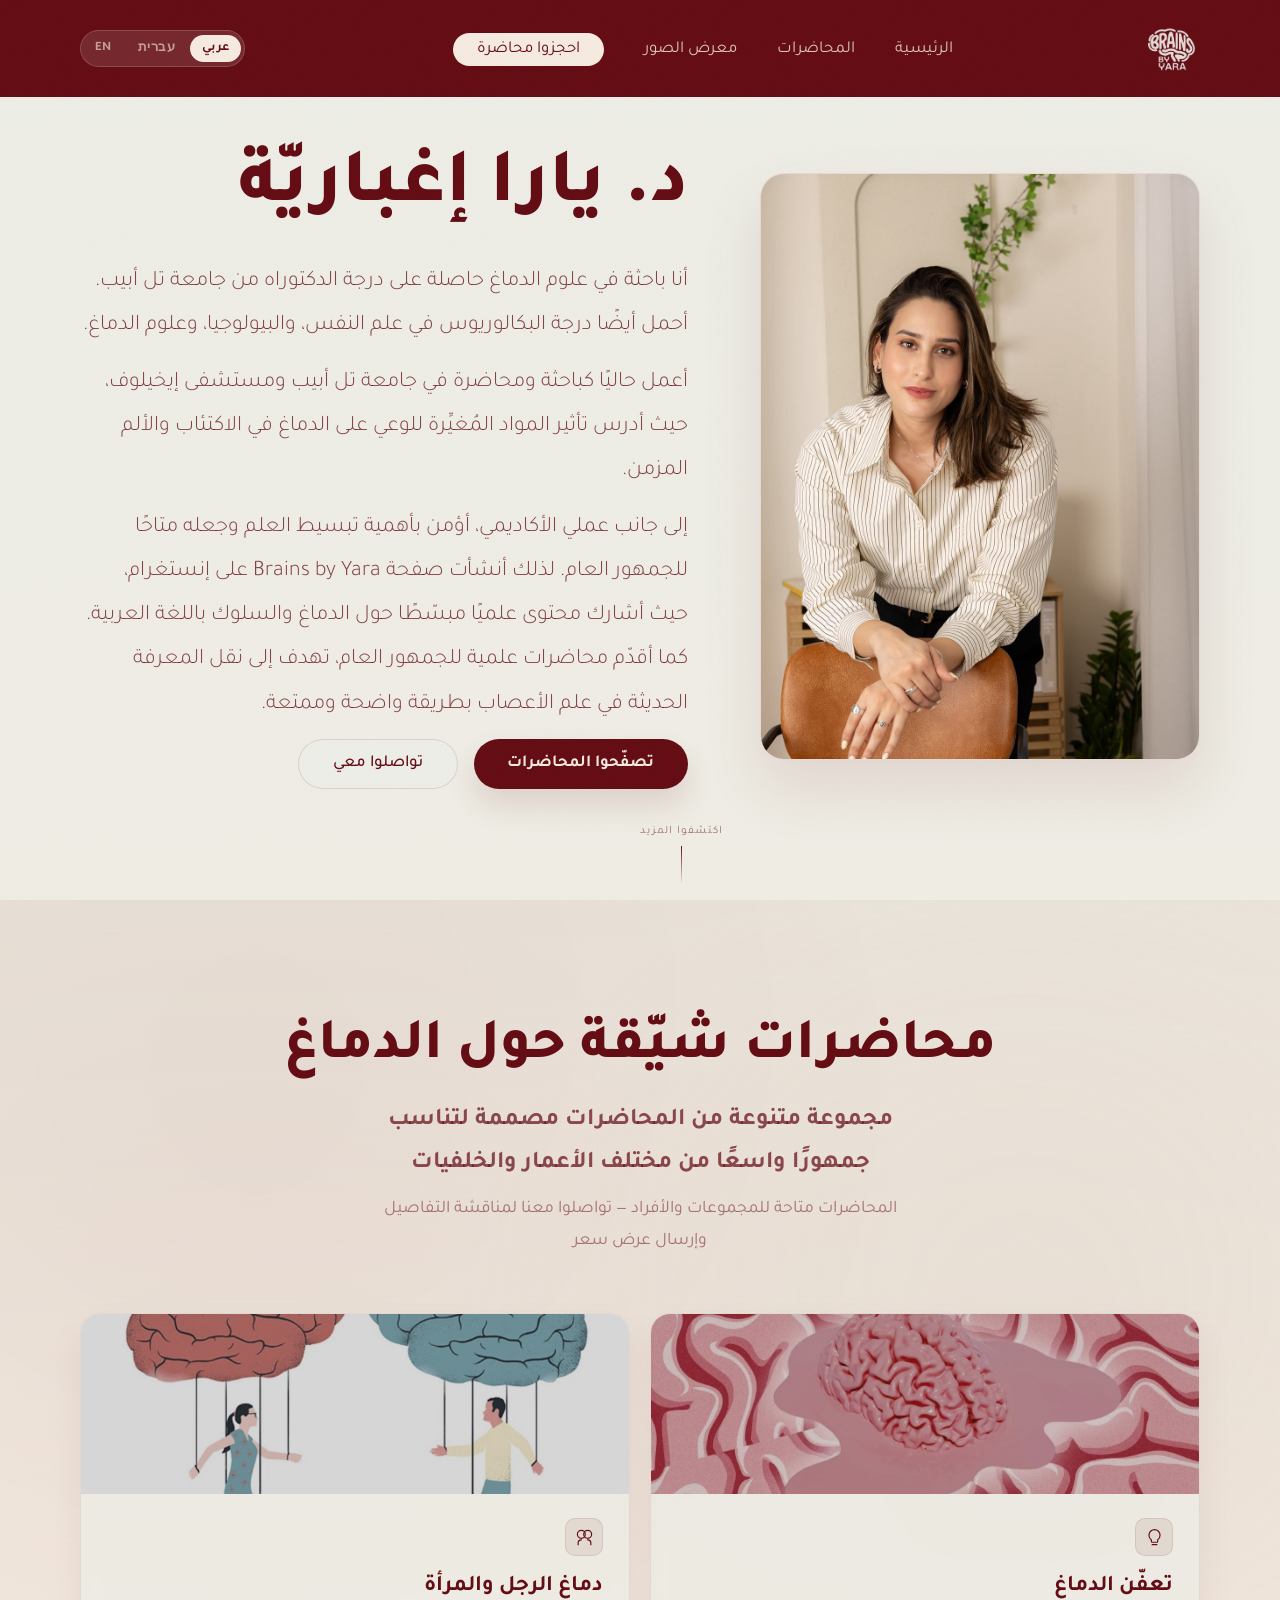
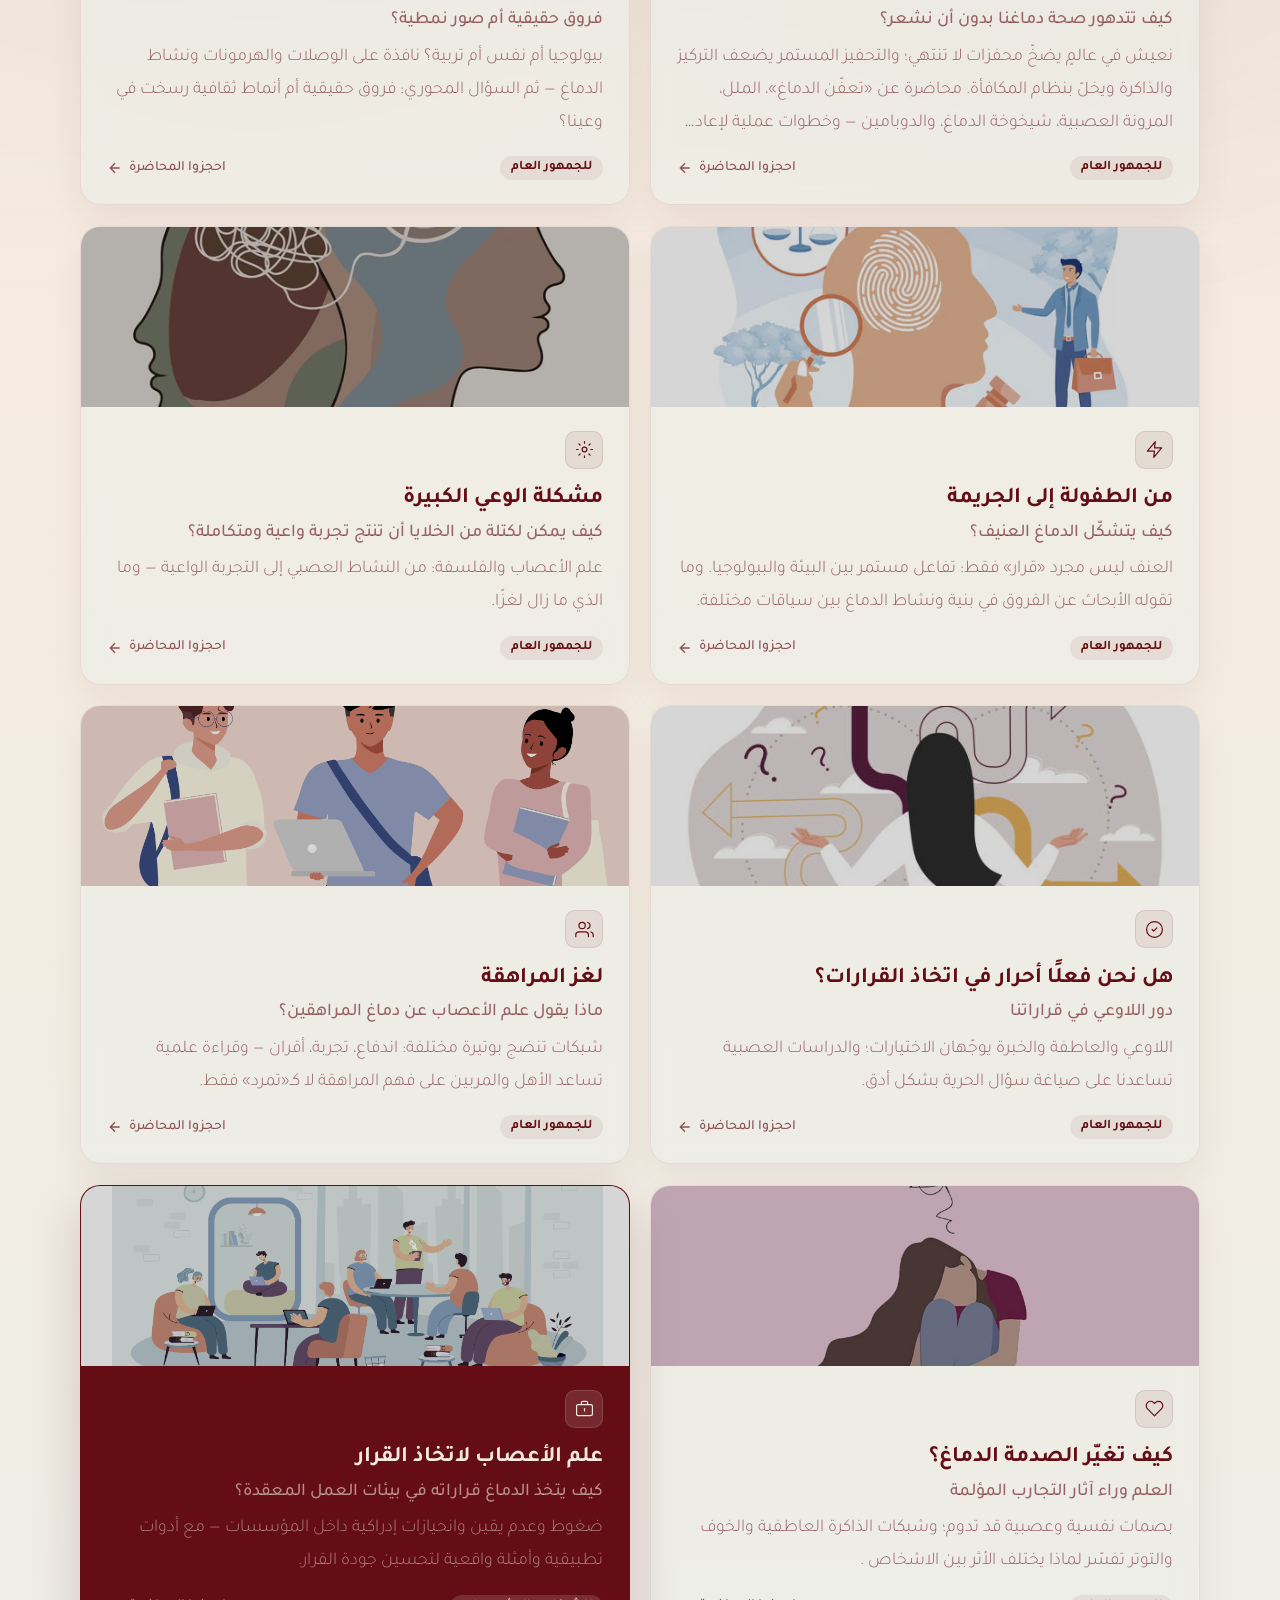
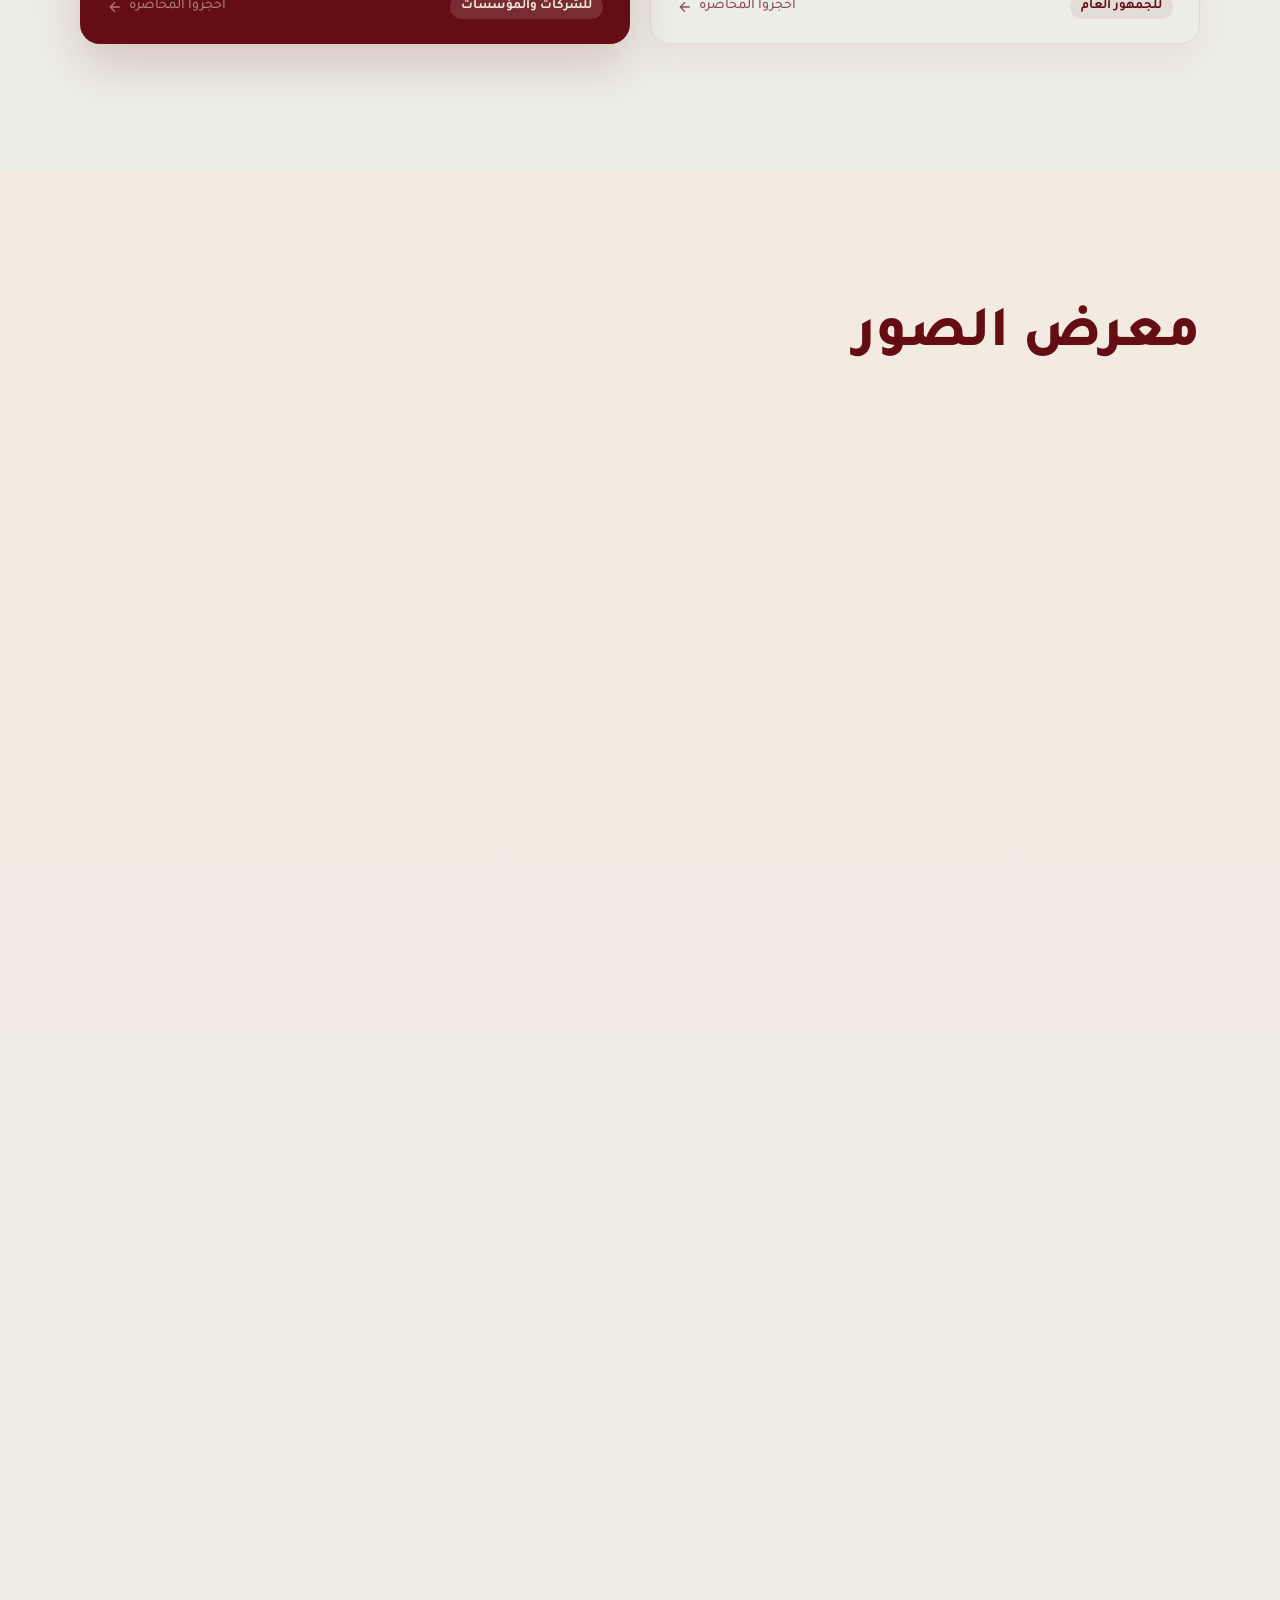
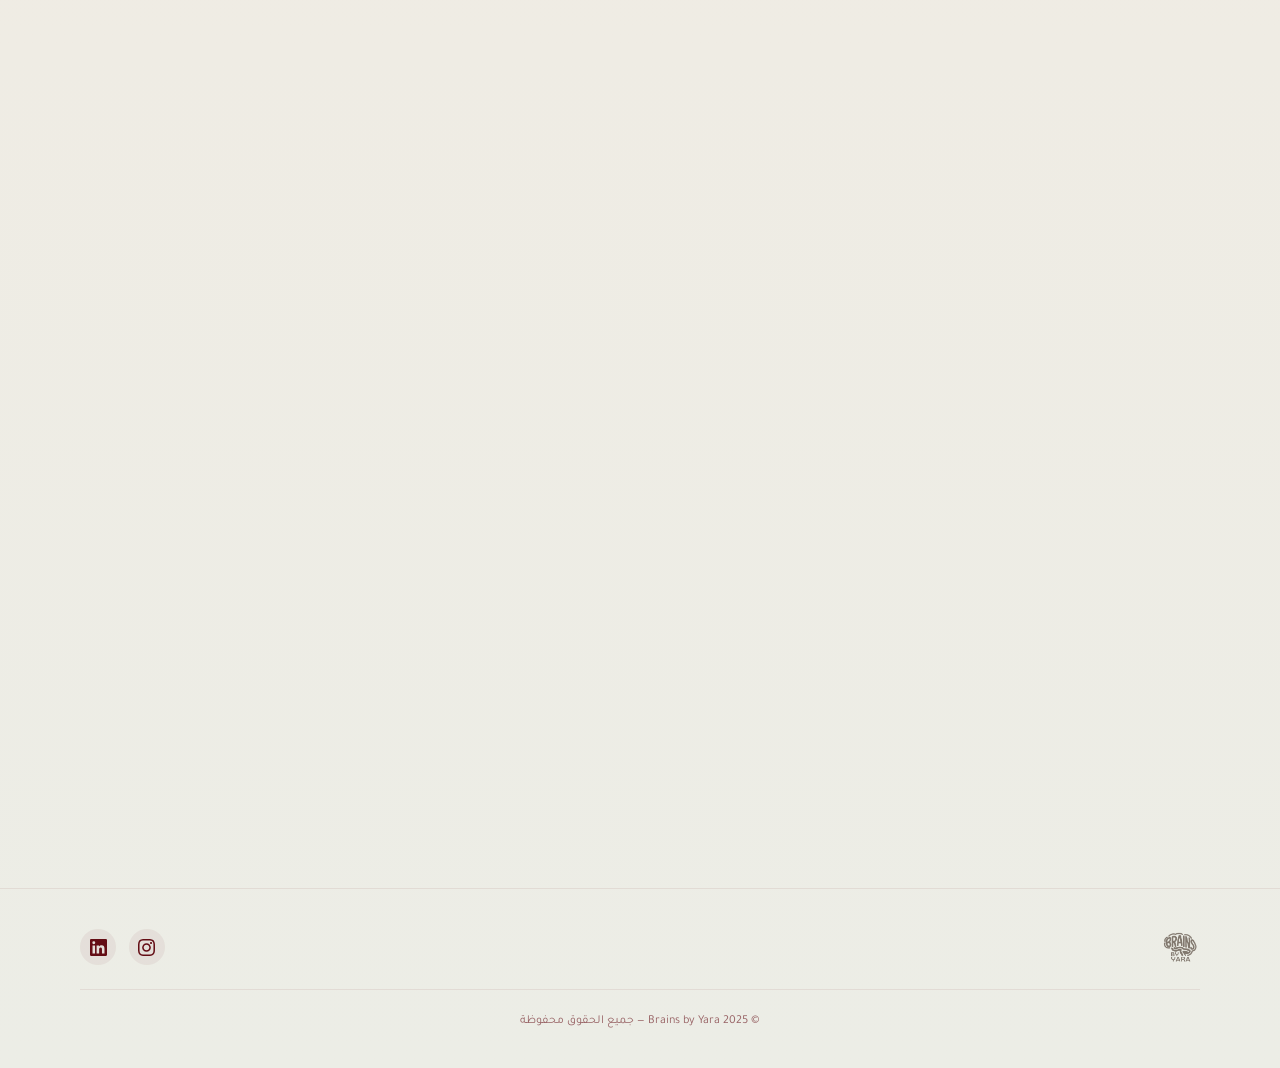
<file: index.html>
<!DOCTYPE html>
<html lang="ar" dir="rtl">
<head>
    <meta charset="UTF-8">
    <meta name="viewport" content="width=device-width, initial-scale=1.0">
    <title>Brains by Yara — محاضرات في علم الأعصاب</title>
    <meta name="description" content="محاضرات تفاعلية في علم الأعصاب مع يارا إغباريّة. اكتشفوا كيف يعمل الدماغ من خلال محاضرات مشوّقة حول الوعي، اتخاذ القرارات، المراهقة، الصدمات النفسية والمزيد.">
    <meta name="keywords" content="علم الأعصاب, محاضرات, يارا إغباريّة, الدماغ, Brains by Yara, neuroscience, lectures">
    <meta property="og:type" content="website">
    <meta property="og:title" content="Brains by Yara — محاضرات في علم الأعصاب">
    <meta property="og:description" content="محاضرات تفاعلية في علم الأعصاب مع يارا إغباريّة. اكتشفوا كيف يعمل الدماغ من خلال محاضرات مشوّقة.">
    <meta property="og:image" content="https://brainsbyara.com/og-image.png">
    <meta property="og:url" content="https://brainsbyara.com/">
    <meta property="og:locale" content="ar_AR">
    <meta name="twitter:card" content="summary_large_image">
    <meta name="twitter:title" content="Brains by Yara — محاضرات في علم الأعصاب">
    <meta name="twitter:description" content="محاضرات تفاعلية في علم الأعصاب مع يارا إغباريّة.">
    <meta name="twitter:image" content="https://brainsbyara.com/og-image.png">
    <link rel="canonical" href="https://brainsbyara.com/">
    <link rel="icon" type="image/png" href="Yara_logo_Sand.png">
    <link href="https://fonts.googleapis.com/css2?family=Tajawal:wght@200;300;400;500;700;800;900&family=Heebo:wght@300;400;500;700;800;900&family=Inter:wght@300;400;500;600;700;800;900&family=Playfair+Display:ital,wght@0,400;0,600;0,700;0,800;1,400;1,600&display=swap" rel="stylesheet">
    <link rel="stylesheet" href="i18n.css">
    <style>
        :root {
            --brown: #640D15;
            --khaki: #D6CBC1;
            --cream: #F5EAE0;
            --blush: #E1D5C9;
            --olive: #640D15;
            --dark-green: #640D15;
            --off-white: #ECEDE6;
            --near-black: #2f2326;
        }

        * { margin: 0; padding: 0; box-sizing: border-box; }
        html { scroll-behavior: smooth; }
        body {
            font-family: 'Tajawal', sans-serif;
            font-size: 1.35rem;
            background: linear-gradient(180deg, var(--off-white) 0%, var(--cream) 48%, var(--off-white) 100%);
            color: var(--near-black);
            overflow-x: hidden;
        }

        /* Grain */
        body::after {
            content: '';
            position: fixed; inset: 0; z-index: 9999;
            pointer-events: none; opacity: 0.012;
            background-image: url("data:image/svg+xml,%3Csvg viewBox='0 0 256 256' xmlns='http://www.w3.org/2000/svg'%3E%3Cfilter id='n'%3E%3CfeTurbulence type='fractalNoise' baseFrequency='0.9' numOctaves='4' stitchTiles='stitch'/%3E%3C/filter%3E%3Crect width='100%25' height='100%25' filter='url(%23n)'/%3E%3C/svg%3E");
            background-repeat: repeat; background-size: 180px;
        }

        .scroll-progress {
            position: fixed; top: 0; right: 0; height: 2px;
            background: linear-gradient(90deg, var(--cream), var(--khaki));
            z-index: 1000; width: 0%;
        }

        /* === NAV === */
        nav {
            position: fixed; top: 0; right: 0; left: 0; z-index: 100;
            padding: 1.6rem 5rem;
            display: flex; justify-content: space-between; align-items: center;
            background: var(--brown);
            transition: all 0.5s cubic-bezier(0.16, 1, 0.3, 1);
        }
        nav.scrolled {
            background: rgba(100,13,21,0.96);
            backdrop-filter: blur(24px); -webkit-backdrop-filter: blur(24px);
            padding: 1rem 5rem;
            box-shadow: 0 16px 36px rgba(100,13,21,0.18);
        }
        .nav-logo {
            display: flex; align-items: center;
        }
        .nav-logo img {
            height: 46px; width: auto;
            opacity: 0.92;
            transition: opacity 0.3s;
        }
        .nav-logo img:hover { opacity: 1; }
        nav.scrolled .nav-logo img { height: 38px; }
        .nav-links { display: flex; gap: 2.5rem; list-style: none; }
        .nav-links a {
            text-decoration: none; color: rgba(245,234,224,0.82); font-weight: 400;
            font-size: 1.05rem; position: relative; transition: color 0.3s;
        }
        .nav-links a:hover { color: var(--cream); }
        .nav-links a::after {
            content: ''; position: absolute; bottom: -4px; right: 0;
            width: 0; height: 1px; background: var(--cream);
            transition: width 0.4s cubic-bezier(0.16,1,0.3,1);
        }
        .nav-links a:hover::after { width: 100%; }
        .nav-cta {
            padding: 0.5rem 1.5rem; background: var(--cream);
            color: var(--brown) !important; border-radius: 100px;
            font-weight: 600; transition: all 0.3s;
        }
        .nav-cta::after { display: none !important; }
        .nav-cta:hover { background: var(--off-white); transform: scale(1.03); }
        .nav-toggle {
            display: none; background: none; border: none; cursor: pointer;
            width: 30px; height: 22px; position: relative; z-index: 101;
        }
        .nav-toggle span {
            display: block; width: 100%; height: 2px; background: var(--cream);
            position: absolute; right: 0; transition: all 0.3s;
        }
        .nav-toggle span:nth-child(1) { top: 0; }
        .nav-toggle span:nth-child(2) { top: 50%; transform: translateY(-50%); }
        .nav-toggle span:nth-child(3) { bottom: 0; }
        .nav-toggle.active span:nth-child(1) { top: 50%; transform: translateY(-50%) rotate(45deg); }
        .nav-toggle.active span:nth-child(2) { opacity: 0; }
        .nav-toggle.active span:nth-child(3) { bottom: 50%; transform: translateY(50%) rotate(-45deg); }
        .mobile-logo { display: none; }

        /* === COMBINED HERO + ABOUT === */
        .hero-about {
            min-height: 100vh; display: flex; align-items: center;
            padding: 8rem 5rem 6rem; position: relative;
        }
        .hero-about-inner {
            display: grid; grid-template-columns: 0.42fr 0.58fr;
            gap: 4.5rem; align-items: center;
            max-width: 1200px; margin: 0 auto; width: 100%;
        }

        /* Image side */
        .hero-image-col { position: relative; }
        .hero-image-main {
            width: 100%; aspect-ratio: 3/4; border-radius: 24px;
            overflow: hidden; position: relative;
            background: rgba(245,234,224,0.82);
            border: 1px solid rgba(100,13,21,0.08);
            box-shadow: 0 28px 60px rgba(100,13,21,0.10);
            opacity: 0; animation: heroReveal 1s cubic-bezier(0.16,1,0.3,1) 0.1s forwards;
        }
        .hero-image-main img { width: 100%; height: 100%; object-fit: cover; object-position: center top; transition: transform 0.6s ease; }
        .hero-image-main:hover img { transform: scale(1.03); }

        .hero-image-badge {
            position: absolute; bottom: -18px; left: -18px;
            background: rgba(236,237,230,0.96); color: var(--brown);
            padding: 1.1rem 1.5rem; border-radius: 16px; text-align: center;
            box-shadow: 0 18px 40px rgba(100,13,21,0.10);
            border: 1px solid rgba(100,13,21,0.08);
            opacity: 0; animation: heroReveal 0.8s cubic-bezier(0.16,1,0.3,1) 0.5s forwards;
        }
        .hero-image-badge .badge-num { font-family: 'Tajawal', sans-serif; font-size: 1.7rem; font-weight: 800; display: block; }
        .hero-image-badge .badge-text { font-size: 0.7rem; font-weight: 400; opacity: 0.7; }

        /* Decorative ring */
        .hero-image-ring {
            position: absolute; top: -20px; right: -20px;
            width: 110px; height: 110px; border-radius: 50%;
            border: 2px solid rgba(100,13,21,0.16);
            opacity: 0; animation: heroReveal 0.8s ease 0.7s forwards;
        }

        @keyframes heroReveal { from { opacity:0; transform:translateY(30px) scale(0.96); } to { opacity:1; transform:translateY(0) scale(1); } }

        /* Content side */
        .hero-content { position: relative; z-index: 2; }
        .hero-label {
            font-size: 0.76rem; font-weight: 600; color: var(--olive);
            text-transform: uppercase; letter-spacing: 3px; margin-bottom: 1.2rem;
            opacity: 0; animation: fadeUp 0.9s ease 0.15s forwards;
        }
        .hero-content h1 {
            font-family: 'Tajawal', sans-serif;
            font-size: clamp(3.4rem,6vw,5rem); font-weight: 800;
            line-height: 1.2; color: var(--dark-green); margin-bottom: 1.5rem;
            opacity: 0; animation: fadeUp 0.9s ease 0.3s forwards;
        }
        .hero-content .hero-bio {
            font-size: 1.38rem; line-height: 2; color: rgba(100,13,21,0.76); font-weight: 300;
            margin-bottom: 0.8rem;
            opacity: 0; animation: fadeUp 0.9s ease 0.45s forwards;
        }
        .hero-about-tags {
            display: flex; flex-wrap: wrap; gap: 0.5rem; margin: 1.8rem 0 2.2rem;
            opacity: 0; animation: fadeUp 0.9s ease 0.55s forwards;
        }
        .hero-about-tag {
            padding: 0.4rem 1rem; background: rgba(100,13,21,0.05);
            border: 1px solid rgba(100,13,21,0.08);
            border-radius: 100px; font-size: 0.76rem; color: var(--dark-green);
            font-weight: 500; transition: all 0.3s;
        }
        .hero-about-tag:hover { background: rgba(100,13,21,0.10); transform: translateY(-2px); }

        .hero-buttons {
            display: flex; gap: 1rem;
            opacity: 0; animation: fadeUp 0.9s ease 0.65s forwards;
        }
        .btn-primary {
            padding: 0.85rem 2.1rem; background: var(--dark-green); color: var(--cream);
            border: none; border-radius: 100px; font-family: 'Tajawal', sans-serif;
            font-size: 1.05rem; font-weight: 600; cursor: pointer;
            box-shadow: 0 16px 30px rgba(100,13,21,0.12);
            transition: all 0.4s cubic-bezier(0.16,1,0.3,1);
        }
        .btn-primary:hover { background: var(--olive); transform: translateY(-2px); box-shadow: 0 20px 36px rgba(100,13,21,0.18); }
        .btn-secondary {
            padding: 0.85rem 2.1rem; background: rgba(236,237,230,0.76); color: var(--dark-green);
            border: 1.5px solid rgba(100,13,21,0.12); border-radius: 100px;
            font-family: 'Tajawal', sans-serif; font-size: 1.05rem; font-weight: 500;
            cursor: pointer; transition: all 0.4s cubic-bezier(0.16,1,0.3,1);
        }
        .btn-secondary:hover { background: rgba(100,13,21,0.08); color: var(--dark-green); border-color: rgba(100,13,21,0.18); transform: translateY(-2px); }
        @keyframes fadeUp { from { opacity:0; transform:translateY(28px); } to { opacity:1; transform:translateY(0); } }

        .scroll-hint {
            position: absolute; bottom: 1rem; left: 50%; transform: translateX(-50%);
            display: flex; flex-direction: column; align-items: center; gap: 0.5rem;
            opacity: 0; animation: fadeUp 0.9s ease 1s forwards;
            z-index: 1;
        }
        .scroll-hint span { font-size: 0.7rem; color: var(--brown); opacity: 0.55; letter-spacing: 1px; }
        .scroll-hint-line { width: 1px; height: 38px; background: linear-gradient(to bottom, var(--olive), transparent); animation: scrollPulse 2s ease-in-out infinite; }
        @keyframes scrollPulse { 0%,100% { opacity:0.3; transform:scaleY(1); } 50% { opacity:1; transform:scaleY(1.3); } }

        /* === SHARED === */
        .section-label { font-size: 0.95rem; font-weight: 600; color: var(--olive); text-transform: uppercase; letter-spacing: 3px; margin-bottom: 1rem; }
        .section-title { font-family: 'Tajawal', sans-serif; font-size: clamp(2.8rem,4.5vw,3.8rem); font-weight: 800; color: var(--dark-green); line-height: 1.3; }

        /* === REVEAL SYSTEM === */
        .reveal { opacity: 0; transform: translateY(50px); transition: opacity 0.9s cubic-bezier(0.16,1,0.3,1), transform 0.9s cubic-bezier(0.16,1,0.3,1); }
        .reveal.active { opacity: 1; transform: translateY(0); }
        .reveal-scale { opacity: 0; transform: scale(0.92); transition: opacity 0.9s cubic-bezier(0.16,1,0.3,1), transform 0.9s cubic-bezier(0.16,1,0.3,1); }
        .reveal-scale.active { opacity: 1; transform: scale(1); }
        .reveal-blur { opacity: 0; filter: blur(8px); transform: translateY(30px); transition: opacity 1s cubic-bezier(0.16,1,0.3,1), filter 1s cubic-bezier(0.16,1,0.3,1), transform 1s cubic-bezier(0.16,1,0.3,1); }
        .reveal-blur.active { opacity: 1; filter: blur(0); transform: translateY(0); }
        .reveal-slide-r { opacity: 0; transform: translateX(60px); transition: opacity 0.9s cubic-bezier(0.16,1,0.3,1), transform 0.9s cubic-bezier(0.16,1,0.3,1); }
        .reveal-slide-r.active { opacity: 1; transform: translateX(0); }
        .reveal-slide-l { opacity: 0; transform: translateX(-60px); transition: opacity 0.9s cubic-bezier(0.16,1,0.3,1), transform 0.9s cubic-bezier(0.16,1,0.3,1); }
        .reveal-slide-l.active { opacity: 1; transform: translateX(0); }
        .stagger-1 { transition-delay: 0.05s; }
        .stagger-2 { transition-delay: 0.15s; }
        .stagger-3 { transition-delay: 0.25s; }
        .stagger-4 { transition-delay: 0.35s; }

        /* === LECTURES === */
        .lectures {
            padding: 7rem 5rem 8rem;
            background: linear-gradient(180deg, rgba(225,213,201,0.38) 0%, rgba(245,234,224,0.96) 42%, rgba(236,237,230,0.96) 100%);
            position: relative;
            overflow: hidden;
        }
        .lectures::before {
            content: ''; position: absolute; inset: 0;
            background:
                radial-gradient(circle at 20% 10%, rgba(100,13,21,0.05), transparent 28%),
                radial-gradient(circle at 80% 20%, rgba(214,203,193,0.30), transparent 26%);
        }
        .lectures::after {
            content: ''; position: absolute; top: -20%; right: -10%;
            width: 500px; height: 500px;
            background: radial-gradient(circle, rgba(100,13,21,0.08) 0%, transparent 70%);
            pointer-events: none;
        }
        .lectures-header { text-align: center; margin-bottom: 3.5rem; position: relative; z-index: 2; }
        .lectures-header .section-label { color: var(--brown); }
        .lectures-header .section-title { color: var(--dark-green); margin-bottom: 0.8rem; }
        .lectures-header p { font-size: 1.5rem; color: rgba(100,13,21,0.72); font-weight: 600; max-width: 560px; margin: 0 auto; line-height: 1.8; }

        /* Lecture cards — 2 per row grid */
        .lectures-grid {
            display: grid; grid-template-columns: 1fr 1fr;
            gap: 1.3rem; position: relative; z-index: 2;
        }

        .lecture-card {
            background: rgba(236,237,230,0.68);
            border: 1px solid rgba(100,13,21,0.08);
            border-radius: 20px; overflow: hidden; cursor: pointer;
            transition: all 0.5s cubic-bezier(0.16,1,0.3,1);
            position: relative; display: flex; flex-direction: column;
            box-shadow: 0 16px 36px rgba(100,13,21,0.06);
            backdrop-filter: blur(10px);
        }
        .lecture-card:hover {
            transform: translateY(-6px);
            border-color: rgba(100,13,21,0.16);
            background: rgba(245,234,224,0.9);
            box-shadow: 0 22px 52px rgba(100,13,21,0.10);
        }
        /* animated gradient border */
        .lecture-card::before {
            content: ''; position: absolute; inset: 0;
            border-radius: 20px; padding: 1.5px;
            background: linear-gradient(135deg, transparent, rgba(214,203,193,0.45), transparent, rgba(100,13,21,0.18));
            background-size: 300% 300%;
            -webkit-mask: linear-gradient(#fff 0 0) content-box, linear-gradient(#fff 0 0);
            -webkit-mask-composite: xor; mask-composite: exclude;
            animation: gradB 8s ease infinite;
            opacity: 0; transition: opacity 0.5s; z-index: 3;
        }
        .lecture-card:hover::before { opacity: 1; }
        @keyframes gradB { 0% { background-position:0% 50%; } 50% { background-position:100% 50%; } 100% { background-position:0% 50%; } }

        .lecture-card-image {
            position: relative; overflow: hidden; height: 180px;
        }
        .lecture-card-image img {
            width: 100%; height: 100%; object-fit: cover;
            filter: brightness(0.84) saturate(0.72) grayscale(8%);
            transition: all 0.7s cubic-bezier(0.16,1,0.3,1);
        }
        .lecture-card:hover .lecture-card-image img {
            filter: brightness(0.94) saturate(0.9) grayscale(0%);
            transform: scale(1.06);
        }
        .lecture-card-num {
            position: absolute; bottom: 0.6rem; right: 0.8rem;
            font-family: 'Tajawal', sans-serif;
            font-size: 3.2rem; font-weight: 800; line-height: 1;
            color: rgba(100,13,21,0.12);
            transition: color 0.4s;
        }
        .lecture-card:hover .lecture-card-num { color: rgba(100,13,21,0.18); }

        .lecture-card-content {
            padding: 1.5rem 1.6rem; display: flex; flex-direction: column; flex: 1;
        }
        .lecture-card-icon {
            width: 38px; height: 38px; border-radius: 10px;
            background: rgba(100,13,21,0.08);
            display: flex; align-items: center; justify-content: center;
            margin-bottom: 0.9rem;
            border: 1px solid rgba(100,13,21,0.10);
            transition: all 0.4s;
        }
        .lecture-card-icon svg { width: 19px; height: 19px; stroke: var(--brown); fill: none; stroke-width: 1.5; stroke-linecap: round; stroke-linejoin: round; transition: all 0.4s; }
        .lecture-card:hover .lecture-card-icon { background: var(--olive); border-color: var(--olive); transform: rotate(-5deg) scale(1.08); }
        .lecture-card:hover .lecture-card-icon svg { stroke: var(--cream); }

        .lecture-card h3 { font-size: 1.4rem; font-weight: 700; color: var(--brown); margin-bottom: 0.3rem; line-height: 1.5; }
        .lecture-card .lecture-subtitle { font-size: 1.12rem; color: rgba(100,13,21,0.72); font-weight: 500; margin-bottom: 0.6rem; opacity: 0.85; }
        .lecture-card .lecture-desc {
            font-size: 1.12rem; line-height: 1.85; color: rgba(100,13,21,0.62);
            font-weight: 300;
            display: -webkit-box; -webkit-line-clamp: 3; -webkit-box-orient: vertical; overflow: hidden;
        }
        .lecture-card-footer {
            display: flex; align-items: center; justify-content: space-between;
            margin-top: auto; padding-top: 1rem;
        }
        .lecture-card-tag {
            font-size: 0.82rem; font-weight: 600; color: var(--brown);
            background: rgba(100,13,21,0.07); padding: 0.25rem 0.7rem;
            border-radius: 100px;
        }
        .lecture-book-btn {
            display: flex; align-items: center; gap: 0.4rem;
            font-size: 0.88rem; color: var(--brown); font-weight: 500;
            background: none; border: none; cursor: pointer;
            font-family: 'Tajawal', sans-serif; opacity: 0.7; transition: all 0.3s;
        }
        .lecture-card:hover .lecture-book-btn { opacity: 1; color: var(--olive); }
        .lecture-book-btn svg { transition: transform 0.3s; }
        .lecture-card:hover .lecture-book-btn svg { transform: translateX(-4px); }
        .lecture-detail-link {
            display: inline-flex; align-items: center; gap: 0.35rem;
            font-size: 0.86rem; color: var(--brown); font-weight: 600;
            text-decoration: none; opacity: 0.65; transition: all 0.3s;
            padding: 0.2rem 0.6rem; border-radius: 8px;
        }
        .lecture-card:hover .lecture-detail-link { opacity: 1; background: rgba(100,13,21,0.06); }
        .lecture-detail-link svg { transition: transform 0.3s; }
        .lecture-card:hover .lecture-detail-link svg { transform: translateX(-3px); }

        .lecture-card.corporate::before {
            background: linear-gradient(135deg, transparent, rgba(245,234,224,0.3), transparent, rgba(245,234,224,0.15));
        }
        .lecture-card.corporate {
            background: var(--brown);
            border-color: transparent;
            box-shadow: 0 20px 50px rgba(100,13,21,0.18);
        }
        .lecture-card.corporate:hover {
            background: #7a1520;
            box-shadow: 0 28px 60px rgba(100,13,21,0.24);
        }
        .lecture-card.corporate .lecture-card-num { color: rgba(245,234,224,0.08); }
        .lecture-card.corporate:hover .lecture-card-num { color: rgba(245,234,224,0.14); }
        .lecture-card.corporate .lecture-card-icon { background: rgba(245,234,224,0.12); border-color: rgba(245,234,224,0.15); }
        .lecture-card.corporate .lecture-card-icon svg { stroke: var(--cream); }
        .lecture-card.corporate:hover .lecture-card-icon { background: var(--cream); border-color: var(--cream); }
        .lecture-card.corporate:hover .lecture-card-icon svg { stroke: var(--brown); }
        .lecture-card.corporate h3 { color: var(--cream); }
        .lecture-card.corporate .lecture-subtitle { color: rgba(245,234,224,0.68); }
        .lecture-card.corporate .lecture-desc { color: rgba(245,234,224,0.52); }
        .lecture-card.corporate .lecture-card-tag { background: rgba(245,234,224,0.14); color: var(--cream); }
        .lecture-card.corporate .lecture-book-btn { color: rgba(245,234,224,0.7); }
        .lecture-card.corporate:hover .lecture-book-btn { color: var(--cream); }

        /* === GALLERY === */
        .gallery-section { padding: 8rem 5rem; }
        .gallery-header { margin-bottom: 3rem; }
        .gallery-grid {
            display: grid;
            grid-template-columns: repeat(3, 1fr);
            grid-auto-rows: 320px;
            gap: 1rem;
        }
        .gallery-item {
            border-radius: 18px; overflow: hidden; position: relative; cursor: pointer;
            transition: transform 0.5s cubic-bezier(0.16,1,0.3,1);
            border: 1px solid rgba(100,13,21,0.08);
            box-shadow: 0 18px 40px rgba(100,13,21,0.08);
        }
        .gallery-item:nth-child(1) { grid-column: span 2; grid-row: span 1; }
        .gallery-item:nth-child(1) img { object-position: center 30%; }
        .gallery-item:hover { transform: scale(0.98); }
        .gallery-item img {
            width: 100%; height: 100%; object-fit: cover;
            filter: grayscale(12%) brightness(0.98);
            transition: all 0.7s cubic-bezier(0.16,1,0.3,1);
        }
        .gallery-item:hover img { filter: grayscale(0%) brightness(1); transform: scale(1.06); }
        .gallery-overlay {
            position: absolute; inset: 0;
            background: linear-gradient(to top, rgba(100,13,21,0.62) 0%, rgba(100,13,21,0.16) 42%, transparent 100%);
            display: flex; flex-direction: column; justify-content: flex-end;
            padding: 1.5rem; opacity: 0; transition: opacity 0.5s;
        }
        .gallery-item:hover .gallery-overlay { opacity: 1; }
        .gallery-overlay h4 { color: white; font-size: 0.92rem; font-weight: 600; }
        .gallery-overlay span { color: rgba(255,255,255,0.5); font-size: 0.76rem; margin-top: 0.2rem; }

        /* === CONTACT === */
        .contact { padding: 7rem 5rem; }
        .contact-inner {
            max-width: 760px; margin: 0 auto;
            background: linear-gradient(180deg, rgba(245,234,224,0.98) 0%, rgba(236,237,230,0.98) 100%);
            border-radius: 28px; padding: 3.5rem; position: relative; overflow: hidden;
            border: 1px solid rgba(100,13,21,0.08);
            box-shadow: 0 24px 60px rgba(100,13,21,0.08);
        }
        .contact-inner::before { content:''; position:absolute; top:-50%; left:-50%; width:200%; height:200%; background:radial-gradient(circle at 30% 30%, rgba(225,213,201,0.42), transparent 50%); }
        .contact-content { position: relative; z-index: 2; text-align: center; }
        .contact-content .section-label { color: var(--brown); }
        .contact-content h2 { font-family: 'Tajawal', sans-serif; font-size: clamp(2.8rem,4.5vw,3.8rem); font-weight: 800; color: var(--dark-green); margin-bottom: 0.7rem; }
        .contact-content > p { font-size: 1.45rem; color: rgba(100,13,21,0.72); font-weight: 600; margin-bottom: 2.2rem; max-width: 460px; margin-left:auto; margin-right:auto; line-height:1.8; }
        .contact-form { display:grid; grid-template-columns:1fr 1fr; gap:0.8rem; max-width:560px; margin:0 auto; }
        .contact-form .full-width { grid-column: span 2; }
        .form-group input, .form-group select, .form-group textarea {
            width:100%; padding:0.85rem 1.1rem;
            background:rgba(255,255,255,0.72); border:1px solid rgba(100,13,21,0.08);
            border-radius:11px; color:var(--near-black);
            font-family:'Tajawal',sans-serif; font-size:0.95rem;
            transition:all 0.3s; outline:none; direction:rtl;
        }
        .form-group input::placeholder, .form-group textarea::placeholder { color:rgba(100,13,21,0.34); }
        .form-group input:focus, .form-group select:focus, .form-group textarea:focus { border-color:var(--olive); background:white; box-shadow:0 0 0 4px rgba(100,13,21,0.06); }
        .form-group select { appearance:none; cursor:pointer; }
        .form-group select option { background:var(--off-white); color:var(--near-black); }
        .form-group textarea { resize:none; height:100px; }
        .form-submit { grid-column:span 2; margin-top:0.3rem; }
        .form-submit button {
            width:100%; padding:0.9rem;
            background:var(--dark-green); color:var(--cream);
            border:none; border-radius:11px; font-family:'Tajawal',sans-serif;
            font-size:1.05rem; font-weight:700; cursor:pointer;
            box-shadow: 0 16px 30px rgba(100,13,21,0.12);
            transition:all 0.4s cubic-bezier(0.16,1,0.3,1);
        }
        .form-submit button:hover { background:var(--olive); transform:translateY(-2px); box-shadow:0 20px 36px rgba(100,13,21,0.18); }

        /* === FOOTER === */
        footer {
            padding:2.5rem 5rem;
            background: transparent;
            color:rgba(100,13,21,0.62);
            border-top: 1px solid rgba(100,13,21,0.08);
        }
        .footer-inner { display:flex; justify-content:space-between; align-items:center; }
        .footer-logo { display:flex; align-items:center; }
        .footer-logo img { height:32px; width:auto; filter:brightness(0.35) saturate(1.2) sepia(0.6) hue-rotate(-15deg); opacity:0.8; transition:opacity 0.3s; }
        .footer-logo img:hover { opacity:0.85; }
        .footer-socials { display:flex; gap:0.8rem; }
        .footer-socials a { width:36px; height:36px; border-radius:50%; background:rgba(100,13,21,0.06); display:flex; align-items:center; justify-content:center; color:var(--brown); text-decoration:none; transition:all 0.3s; }
        .footer-socials a:hover { background:var(--olive); color:var(--cream); transform:translateY(-2px); }
        .footer-copy { text-align:center; padding-top:1.5rem; margin-top:1.5rem; border-top:1px solid rgba(100,13,21,0.08); font-size:0.76rem; }

        /* === MODAL === */
        .modal-overlay { position:fixed; inset:0; background:rgba(0,0,0,0.5); backdrop-filter:blur(10px); z-index:200; display:none; align-items:center; justify-content:center; opacity:0; transition:opacity 0.3s; }
        .modal-overlay.show { display:flex; opacity:1; }
        .modal { background:linear-gradient(180deg, rgba(245,234,224,0.98) 0%, rgba(236,237,230,0.98) 100%); border-radius:24px; padding:2.5rem; max-width:500px; width:92%; position:relative; transform:scale(0.9) translateY(20px); transition:all 0.4s cubic-bezier(0.16,1,0.3,1); max-height:90vh; overflow-y:auto; border:1px solid rgba(100,13,21,0.08); box-shadow:0 30px 70px rgba(100,13,21,0.16); }
        .modal-overlay.show .modal { transform:scale(1) translateY(0); }
        .modal-close { position:absolute; top:1.1rem; left:1.1rem; width:30px; height:30px; border-radius:50%; background:rgba(100,13,21,0.06); border:none; cursor:pointer; display:flex; align-items:center; justify-content:center; font-size:1rem; transition:background 0.3s; }
        .modal-close:hover { background:rgba(100,13,21,0.12); }
        .modal h3 { font-family:'Tajawal',sans-serif; font-size:1.4rem; font-weight:800; color:var(--dark-green); margin-bottom:0.3rem; line-height:1.5; }
        .modal .modal-subtitle { font-size:0.95rem; color:var(--olive); margin-bottom:1.2rem; font-weight:500; }
        .modal .modal-desc { font-size:0.98rem; line-height:1.95; color:rgba(100,13,21,0.76); font-weight:300; margin-bottom:1.3rem; padding-bottom:1.3rem; border-bottom:1px solid rgba(100,13,21,0.08); }
        .modal .form-group { margin-bottom:0.65rem; }
        .modal input, .modal textarea { width:100%; padding:0.78rem 1rem; background:white; border:1.5px solid rgba(100,13,21,0.08); border-radius:9px; font-family:'Tajawal',sans-serif; font-size:0.95rem; color:var(--near-black); outline:none; transition:border 0.3s, box-shadow 0.3s; }
        .modal input:focus, .modal textarea:focus { border-color:var(--olive); box-shadow:0 0 0 4px rgba(100,13,21,0.06); }
        .modal textarea { resize:none; height:80px; }
        .modal button.modal-submit { width:100%; padding:0.82rem; background:var(--dark-green); color:var(--cream); border:none; border-radius:9px; font-family:'Tajawal',sans-serif; font-size:1.05rem; font-weight:700; cursor:pointer; margin-top:0.3rem; transition:all 0.3s; box-shadow:0 14px 28px rgba(100,13,21,0.12); }
        .modal button.modal-submit:hover { background:var(--olive); box-shadow:0 18px 34px rgba(100,13,21,0.18); }

        /* === RESPONSIVE === */
        @media (max-width:1024px) {
            nav { padding:1.1rem 2rem; }
            nav.scrolled { padding:0.9rem 2rem; }
            .nav-links { display:none; }
            .nav-toggle { display:block; }
            .nav-links.mobile-open { display:flex; flex-direction:column; position:fixed; inset:0; background:var(--brown); z-index:100; justify-content:center; align-items:center; gap:2rem; padding:2rem; }
            .nav-links.mobile-open a { font-size:1.6rem; color:var(--cream); font-weight:500; }
            .nav-links.mobile-open .mobile-logo { display:block; margin-bottom:2rem; }
            .nav-links.mobile-open .mobile-logo img { height:80px; width:auto; opacity:0.9; }
            .hero-about { padding:7rem 2rem 4rem; }
            .hero-about-inner { grid-template-columns:1fr; gap:2.5rem; }
            .hero-image-col { max-width: 280px; margin: 0 auto; }
            .hero-content { text-align: center; }
            .hero-about-tags { justify-content: center; }
            .hero-buttons { justify-content: center; }
            .scroll-hint { display:none; }
            .lectures { padding:5rem 2rem; }
            .lectures-grid { grid-template-columns:1fr; }
            .gallery-section { padding:5rem 2rem; }
            .gallery-grid { grid-template-columns:1fr 1fr; grid-auto-rows:240px; }
            .gallery-item:nth-child(1) { grid-column:span 2; }
            .gallery-item:nth-child(n+2) { grid-column:span 1; }
            .contact { padding:5rem 2rem; }
            .contact-inner { padding:2.2rem 1.8rem; }
            .contact-form { grid-template-columns:1fr; }
            .contact-form .full-width, .form-submit { grid-column:span 1; }
            footer { padding:2rem 2rem; }
            .footer-inner { flex-direction:column; gap:1.2rem; }
        }
        @media (max-width:600px) {
            .gallery-grid { grid-template-columns:1fr; grid-auto-rows:260px; }
            .gallery-item:nth-child(1) { grid-column:span 1; }
        }
    </style>
</head>
<body>

<div class="scroll-progress" id="scrollProgress"></div>

<nav id="navbar">
    <a href="#home" class="nav-logo"><img src="Yara_logo_Sand.png" alt="Brains by Yara"></a>
    <ul class="nav-links" id="navLinks">
        <li class="mobile-logo"><img src="Yara_logo_Sand.png" alt="Brains by Yara"></li>
        <li><a href="#home" data-i18n="nav.home">الرئيسية</a></li>
        <li><a href="#lectures" data-i18n="nav.lectures">المحاضرات</a></li>
        <li><a href="#gallery" data-i18n="nav.gallery">معرض الصور</a></li>
        <li><a href="#contact" class="nav-cta" data-i18n="nav.book">احجزوا محاضرة</a></li>
        <li class="lang-switcher-mobile lang-switcher">
            <button data-lang-btn="ar">عربي</button>
            <button data-lang-btn="he">עברית</button>
            <button data-lang-btn="en">EN</button>
        </li>
    </ul>
    <div class="lang-switcher">
        <button data-lang-btn="ar">عربي</button>
        <button data-lang-btn="he">עברית</button>
        <button data-lang-btn="en">EN</button>
    </div>
    <button class="nav-toggle" id="navToggle" data-i18n-attr="aria-label:nav.menu" aria-label="القائمة"><span></span><span></span><span></span></button>
</nav>

<!-- HERO + ABOUT combined -->
<section class="hero-about" id="home">
    <div class="hero-about-inner">
        <div class="hero-image-col">
            <div class="hero-image-main"><img src="Yara_port_1.jpeg" alt="د. يارا إغباريّة"></div>
        </div>
        <div class="hero-content">
            <h1 data-i18n="hero.name">د. يارا إغباريّة</h1>
            <p class="hero-bio" data-i18n="hero.bio.1">أنا باحثة في علوم الدماغ حاصلة على درجة الدكتوراه من جامعة تل أبيب. أحمل أيضًا درجة البكالوريوس في علم النفس، والبيولوجيا، وعلوم الدماغ.</p>
            <p class="hero-bio" data-i18n="hero.bio.2">أعمل حاليًا كباحثة ومحاضرة في جامعة تل أبيب ومستشفى إيخيلوف، حيث أدرس تأثير المواد المُغيِّرة للوعي على الدماغ في الاكتئاب والألم المزمن.</p>
            <p class="hero-bio" data-i18n="hero.bio.3">إلى جانب عملي الأكاديمي، أؤمن بأهمية تبسيط العلم وجعله متاحًا للجمهور العام. لذلك أنشأت صفحة Brains by Yara على إنستغرام، حيث أشارك محتوى علميًا مبسّطًا حول الدماغ والسلوك باللغة العربية.  كما أقدّم محاضرات علمية للجمهور العام، تهدف إلى نقل المعرفة الحديثة في علم الأعصاب بطريقة واضحة وممتعة.</p>
            <div class="hero-buttons">
                <button class="btn-primary" onclick="document.getElementById('lectures').scrollIntoView({behavior:'smooth'})" data-i18n="hero.btn.lectures">تصفّحوا المحاضرات</button>
                <button class="btn-secondary" onclick="document.getElementById('contact').scrollIntoView({behavior:'smooth'})" data-i18n="hero.btn.contact">تواصلوا معي</button>
            </div>
        </div>
    </div>
    <div class="scroll-hint"><span data-i18n="hero.scroll">اكتشفوا المزيد</span><div class="scroll-hint-line"></div></div>
</section>

<!-- LECTURES -->
<section class="lectures" id="lectures">
    <div class="lectures-header reveal-blur">
        <h2 class="section-title" data-i18n="lectures.title">محاضرات شيّقة حول الدماغ</h2>
        <p data-i18n="lectures.subtitle">مجموعة متنوعة من المحاضرات مصممة لتناسب جمهورًا واسعًا من مختلف الأعمار والخلفيات</p>
        <p style="font-size:1.1rem; font-weight:400; opacity:0.7; margin-top:0.5rem;" data-i18n="lectures.note">المحاضرات متاحة للمجموعات والأفراد — تواصلوا معنا لمناقشة التفاصيل وإرسال عرض سعر</p>
    </div>

    <div class="lectures-grid">

        <!-- 1 Brain Rot -->
        <div class="lecture-card reveal stagger-1" data-page="lecture-1.html" data-title="تعفّن الدماغ: كيف تتدهور صحة دماغنا بدون أن نشعر؟" data-subtitle="Brain Rot" data-desc="نعيش في عالمٍ يضخّ محفزات لا تنتهي — إشعارات، صور، أخبار، وأصوات تختطف انتباهنا كل ثانية. لكن هذا التحفيز المستمر لا يمرّ دون ثمن: دوائر التركيز والذاكرة في الدماغ تضعف، ونظام المكافأة يختلّ، فنفقد قدرتنا على الصبر، وعلى الاستمتاع بالهدوء والتفكير العميق. في هذه المحاضرة سنتحدث عن «تعفّن الدماغ» كمفهوم عصبي معاصر — كيف يختنق دماغ الإنسان من فيضان المعلومات المحيطة بنا؟ هل الملل مُفيد للدماغ؟ ما هي المرونة العصبية وكيف يمكن تحفيزها؟ كيف يمكن تأخير شيخوخة الدماغ؟ وما هو الدوبامين، وكيف يرتبط بأبسط تفاصيل حياتنا دون أن نشعر؟ وأخيرًا، كيف يمكننا تنظيف دماغنا وإعادة توازنه بخطوات عملية وعلمية بسيطة.">
            <div class="lecture-card-image">
                <img src="drive-download-20260325T170126Z-1-001/تعفن الدماغ.webp" alt="تعفّن الدماغ">
            </div>
            <div class="lecture-card-content">
                <div class="lecture-card-icon"><svg viewBox="0 0 24 24"><path d="M12 2a7 7 0 0 0-7 7c0 2.38 1.19 4.47 3 5.74V17a1 1 0 0 0 1 1h6a1 1 0 0 0 1-1v-2.26c1.81-1.27 3-3.36 3-5.74a7 7 0 0 0-7-7z"/><path d="M9 21h6"/></svg></div>
                <h3 data-i18n="l1.title">تعفّن الدماغ</h3>
                <div class="lecture-subtitle" data-i18n="l1.subtitle">كيف تتدهور صحة دماغنا بدون أن نشعر؟</div>
                <p class="lecture-desc" data-i18n="l1.desc">نعيش في عالمٍ يضخّ محفزات لا تنتهي؛ والتحفيز المستمر يضعف التركيز والذاكرة ويخلّ بنظام المكافأة. محاضرة عن «تعفّن الدماغ»، الملل، المرونة العصبية، شيخوخة الدماغ، والدوبامين — وخطوات عملية لإعادة التوازن.</p>
                <div class="lecture-card-footer"><span class="lecture-card-tag" data-i18n="tag.public">للجمهور العام</span><button class="lecture-book-btn"><span data-i18n="btn.book">احجزوا المحاضرة</span> <svg width="16" height="16" viewBox="0 0 24 24" fill="none" stroke="currentColor" stroke-width="2"><path d="M19 12H5M12 19l-7-7 7-7"/></svg></button></div>
            </div>
        </div>

        <!-- 2 Male vs Female -->
        <div class="lecture-card reveal stagger-2" data-page="lecture-2.html" data-title="دماغ الرجل والمرأة: فروق حقيقية أم صور نمطية؟" data-subtitle="Male vs Female Brain" data-desc="منذ آلاف السنين، حاول الإنسان أن يفهم: لماذا يفكر الرجال والنساء أحيانًا بطرق مختلفة، ولماذا قد يتصرفون بشكل مختلف؟ هل يعود ذلك إلى عوامل بيولوجية؟ أم نفسية؟ أم أن للتربية والمجتمع الدور الأكبر في تشكيل هذه الفروق؟ في هذه المحاضرة سنفتح نافذة على الدماغ: على الوصلات العصبية، والهرمونات، وأنماط النشاط الدماغي التي قد تساعدنا على فهم لماذا تظهر هذه الاختلافات أحيانًا، ولماذا تختفي في أحيان أخرى. لكن السؤال الأهم الذي سنحاول الإجابة عنه هو: هل الفوارق بين دماغ الرجل والمرأة حقيقية بالفعل، أم أنها أنماط ثقافية ترسّخت في وعينا عبر الزمن؟">
            <div class="lecture-card-image">
                <img src="drive-download-20260325T170126Z-1-001/دماغ رجال ونساء.jpg" alt="دماغ الرجل والمرأة">
            </div>
            <div class="lecture-card-content">
                <div class="lecture-card-icon"><svg viewBox="0 0 24 24"><circle cx="8" cy="8" r="5"/><circle cx="16" cy="8" r="5"/><path d="M4 21v-2a4 4 0 0 1 4-4M20 21v-2a4 4 0 0 0-4-4"/></svg></div>
                <h3 data-i18n="l2.title">دماغ الرجل والمرأة</h3>
                <div class="lecture-subtitle" data-i18n="l2.subtitle">فروق حقيقية أم صور نمطية؟</div>
                <p class="lecture-desc" data-i18n="l2.desc">بيولوجيا أم نفس أم تربية؟ نافذة على الوصلات والهرمونات ونشاط الدماغ — ثم السؤال المحوري: فروق حقيقية أم أنماط ثقافية رسخت في وعينا؟</p>
                <div class="lecture-card-footer"><span class="lecture-card-tag" data-i18n="tag.public">للجمهور العام</span><button class="lecture-book-btn"><span data-i18n="btn.book">احجزوا المحاضرة</span> <svg width="16" height="16" viewBox="0 0 24 24" fill="none" stroke="currentColor" stroke-width="2"><path d="M19 12H5M12 19l-7-7 7-7"/></svg></button></div>
            </div>
        </div>

        <!-- 3 Violent Brain -->
        <div class="lecture-card reveal stagger-1" data-page="lecture-3.html" data-title="من الطفولة إلى الجريمة: كيف يتشكّل الدماغ العنيف؟" data-subtitle="The Violent Brain" data-desc="تشهد مجتمعاتنا ارتفاعًا مقلقًا في معدلات العنف والجريمة. غالبًا ما يُنظر إلى العنف على أنه مجرد قرار أخلاقي أو خيار فردي، لكن علم الأعصاب الحديث يشير إلى أن الصورة أكثر تعقيدًا. فالسلوك العنيف يتشكّل نتيجة تفاعل مستمر بين العوامل البيئية والاجتماعية وبين العوامل البيولوجية والعصبية التي تؤثر في تطور الدماغ ووظيفته. في هذه المحاضرة سنحاول فهم كيف يمكن لهذه العوامل أن تسهم في تشكيل السلوك العنيف، ولماذا قد يكون بعض الأفراد أكثر عرضة من غيرهم. كما سنتناول ما تقوله الأبحاث العصبية حول الفروق في بنية ونشاط الدماغ بين الأشخاص ذوي السلوك العنيف وغير العنيفين، خصوصًا في المناطق المرتبطة بتنظيم الانفعالات، ضبط الاندفاع، واتخاذ القرار.">
            <div class="lecture-card-image">
                <img src="drive-download-20260325T170126Z-1-001/العنف والجريمه.avif" alt="من الطفولة إلى الجريمة">
            </div>
            <div class="lecture-card-content">
                <div class="lecture-card-icon"><svg viewBox="0 0 24 24"><path d="M13 2L3 14h9l-1 8 10-12h-9l1-8z"/></svg></div>
                <h3 data-i18n="l3.title">من الطفولة إلى الجريمة</h3>
                <div class="lecture-subtitle" data-i18n="l3.subtitle">كيف يتشكّل الدماغ العنيف؟</div>
                <p class="lecture-desc" data-i18n="l3.desc">العنف ليس مجرد «قرار» فقط: تفاعل مستمر بين البيئة والبيولوجيا. وما تقوله الأبحاث عن الفروق في بنية ونشاط الدماغ بين سياقات مختلفة.</p>
                <div class="lecture-card-footer"><span class="lecture-card-tag" data-i18n="tag.public">للجمهور العام</span><button class="lecture-book-btn"><span data-i18n="btn.book">احجزوا المحاضرة</span> <svg width="16" height="16" viewBox="0 0 24 24" fill="none" stroke="currentColor" stroke-width="2"><path d="M19 12H5M12 19l-7-7 7-7"/></svg></button></div>
            </div>
        </div>

        <!-- 4 Consciousness -->
        <div class="lecture-card reveal stagger-1" data-page="lecture-4.html" data-title="مشكلة الوعي الكبيرة: كيف يمكن لكتلة من الخلايا أن تنتج تجربة واعية ومتكاملة؟" data-subtitle="The Hard Problem of Consciousness" data-desc="يعد الوعي أحد أعقد الأسئلة التي واجهها العلم والفلسفة عبر التاريخ. فكيف يمكن لكتلة من الخلايا العصبية داخل الدماغ أن تنتج تجربة واعية متكاملة — الإحساس بالذات، والأفكار، والمشاعر، والإدراك للعالم من حولنا؟ في هذه المحاضرة سنستكشف ما يقوله علم الأعصاب الحديث حول أصل الوعي في الدماغ، وكيف تحاول النظريات العلمية تفسير العلاقة بين النشاط العصبي والتجربة الواعية. سنتعرّف أيضًا على بعض التجارب العلمية التي حاولت الاقتراب من هذا اللغز، وما الذي ما زال العلم عاجزًا عن تفسيره حتى اليوم. الهدف من هذه المحاضرة هو فتح نافذة على أحد أكبر الأسئلة العلمية والفلسفية: كيف يمكن للنشاط الكهربائي في الدماغ أن يتحول إلى تجربة إنسانية واعية؟">
            <div class="lecture-card-image">
                <img src="drive-download-20260325T170126Z-1-001/مشكلة الوعي الكبيره.webp" alt="مشكلة الوعي الكبيرة">
            </div>
            <div class="lecture-card-content">
                <div class="lecture-card-icon"><svg viewBox="0 0 24 24"><circle cx="12" cy="12" r="3"/><path d="M12 2v2M12 20v2M4.93 4.93l1.41 1.41M17.66 17.66l1.41 1.41M2 12h2M20 12h2M4.93 19.07l1.41-1.41M17.66 6.34l1.41-1.41"/></svg></div>
                <h3 data-i18n="l4.title">مشكلة الوعي الكبيرة</h3>
                <div class="lecture-subtitle" data-i18n="l4.subtitle">كيف يمكن لكتلة من الخلايا أن تنتج تجربة واعية ومتكاملة؟</div>
                <p class="lecture-desc" data-i18n="l4.desc">علم الأعصاب والفلسفة: من النشاط العصبي إلى التجربة الواعية — وما الذي ما زال لغزًا.</p>
                <div class="lecture-card-footer"><span class="lecture-card-tag" data-i18n="tag.public">للجمهور العام</span><button class="lecture-book-btn"><span data-i18n="btn.book">احجزوا المحاضرة</span> <svg width="16" height="16" viewBox="0 0 24 24" fill="none" stroke="currentColor" stroke-width="2"><path d="M19 12H5M12 19l-7-7 7-7"/></svg></button></div>
            </div>
        </div>

        <!-- 5 Free Will -->
        <div class="lecture-card reveal stagger-2" data-page="lecture-5.html" data-title="هل نحن فعلًا أحرار في اتخاذ قراراتنا؟ دور اللاوعي في قراراتنا" data-subtitle="Free Will &amp; The Unconscious" data-desc="عادةً ما نعتقد أننا نتخذ قراراتنا بشكل واعٍ ومنطقي، وأننا نتحكم بالكامل في اختياراتنا اليومية. لكن الأبحاث في علم الأعصاب وعلم النفس تشير إلى أن جزءًا كبيرًا من قراراتنا يتشكّل في الدماغ قبل أن نعيه بوقت قصير. في هذه المحاضرة سنستكشف كيف يعمل الدماغ عند اتخاذ القرار، وما الدور الذي يلعبه اللاوعي، العواطف، والتجارب السابقة في توجيه اختياراتنا. كما سنتعرّف على ما كشفته الدراسات العصبية حول العلاقة بين النشاط الدماغي والشعور بالاختيار الحر. سنحاول في النهاية الإجابة عن سؤال قديم ومتجدد: هل نملك حرية حقيقية في قراراتنا، أم أن دماغنا يتخذ القرار أولًا ثم يقنعنا بأننا اخترناه؟">
            <div class="lecture-card-image">
                <img src="drive-download-20260325T170126Z-1-001/هل نحن احرار بقراراتنا.jpg" alt="هل نحن فعلًا أحرار في قراراتنا">
            </div>
            <div class="lecture-card-content">
                <div class="lecture-card-icon"><svg viewBox="0 0 24 24"><path d="M12 22c5.523 0 10-4.477 10-10S17.523 2 12 2 2 6.477 2 12s4.477 10 10 10z"/><path d="M9 12l2 2 4-4"/></svg></div>
                <h3 data-i18n="l5.title">هل نحن فعلًا أحرار في قراراتنا؟</h3>
                <div class="lecture-subtitle" data-i18n="l5.subtitle">دور اللاوعي في قراراتنا</div>
                <p class="lecture-desc" data-i18n="l5.desc">اللاوعي والعاطفة والخبرة يوجّهان الاختيارات؛ والدراسات العصبية تساعدنا على صياغة سؤال الحرية بشكل أدق.</p>
                <div class="lecture-card-footer"><span class="lecture-card-tag" data-i18n="tag.public">للجمهور العام</span><button class="lecture-book-btn"><span data-i18n="btn.book">احجزوا المحاضرة</span> <svg width="16" height="16" viewBox="0 0 24 24" fill="none" stroke="currentColor" stroke-width="2"><path d="M19 12H5M12 19l-7-7 7-7"/></svg></button></div>
            </div>
        </div>

        <!-- 6 Adolescent -->
        <div class="lecture-card reveal stagger-1" data-page="lecture-6.html" data-title="لغز المراهقة: ماذا يقول علم الأعصاب عن دماغ المراهقين؟" data-subtitle="The Adolescent Brain" data-desc="مرحلة المراهقة ليست مجرد فترة انتقالية بين الطفولة والبلوغ، بل هي مرحلة يشهد فيها الدماغ تغيّرات عميقة وسريعة. فخلال هذه السنوات تتطور شبكات عصبية مسؤولة عن التحكم في الانفعالات، واتخاذ القرار، وتقييم المخاطر، لكنها لا تنضج كلها في الوقت نفسه. في هذه المحاضرة سنحاول فهم كيف يعمل دماغ المراهق، ولماذا يميل أحيانًا إلى الاندفاع، وحب التجربة، والتأثر بالأصدقاء أكثر من البالغين. كما سنتعرّف على ما تقوله أبحاث علم الأعصاب حول تطور الدماغ في هذه المرحلة، وكيف يمكن لهذا الفهم أن يساعد الأهل والمربين على التعامل مع المراهقين بشكل أفضل. سنكتشف أن كثيرًا من سلوكيات المراهقة ليست مجرد «تمرد»، بل هي جزء طبيعي من مرحلة نمو دماغية فريدة ومهمة.">
            <div class="lecture-card-image">
                <img src="drive-download-20260325T170126Z-1-001/دماغ المراهق.jpg" alt="لغز المراهقة">
            </div>
            <div class="lecture-card-content">
                <div class="lecture-card-icon"><svg viewBox="0 0 24 24"><path d="M17 21v-2a4 4 0 0 0-4-4H5a4 4 0 0 0-4 4v2"/><circle cx="9" cy="7" r="4"/><path d="M23 21v-2a4 4 0 0 0-3-3.87M16 3.13a4 4 0 0 1 0 7.75"/></svg></div>
                <h3 data-i18n="l6.title">لغز المراهقة</h3>
                <div class="lecture-subtitle" data-i18n="l6.subtitle">ماذا يقول علم الأعصاب عن دماغ المراهقين؟</div>
                <p class="lecture-desc" data-i18n="l6.desc">شبكات تنضج بوتيرة مختلفة: اندفاع، تجربة، أقران — وقراءة علمية تساعد الأهل والمربين على فهم المراهقة لا كـ«تمرد» فقط.</p>
                <div class="lecture-card-footer"><span class="lecture-card-tag" data-i18n="tag.public">للجمهور العام</span><button class="lecture-book-btn"><span data-i18n="btn.book">احجزوا المحاضرة</span> <svg width="16" height="16" viewBox="0 0 24 24" fill="none" stroke="currentColor" stroke-width="2"><path d="M19 12H5M12 19l-7-7 7-7"/></svg></button></div>
            </div>
        </div>

        <!-- 7 Trauma -->
        <div class="lecture-card reveal stagger-2" data-page="lecture-7.html" data-title="كيف تغيّر الصدمة الدماغ؟ العلم وراء آثار التجارب المؤلمة" data-subtitle="Trauma &amp; The Brain" data-desc="تعيش مجتمعاتنا في المنطقة في ظل أحداث وتجارب قاسية قد تترك آثارًا عميقة على الأفراد والأجيال، إذ يمكن للتجارب الصادمة أن تخلّف بصمات نفسية وعصبية تستمر لفترات طويلة. أظهرت أبحاث علم الأعصاب أن الصدمة لا تؤثر فقط في الحالة النفسية، بل يمكن أن تؤثر أيضًا في بنية الدماغ ووظيفته، خاصة في المناطق المرتبطة بالذاكرة، وتنظيم العواطف، والاستجابة للخطر. في هذه المحاضرة سنستكشف كيف يستجيب الدماغ للتجارب الصادمة، ولماذا قد تستمر آثارها لدى بعض الأشخاص أكثر من غيرهم. كما سنتعرّف على الدور الذي تلعبه شبكات الدماغ في الذاكرة العاطفية، والخوف، وتنظيم التوتر. الهدف من هذا الطرح هو فهم كيف تؤثر الصدمة في الدماغ، وكيف يمكن لهذا الفهم العلمي أن يساعد في تطوير طرق أفضل للدعم والتعافي.">
            <div class="lecture-card-image">
                <img src="drive-download-20260325T170126Z-1-001/الصدمه.jpg" alt="كيف تغيّر الصدمة الدماغ">
            </div>
            <div class="lecture-card-content">
                <div class="lecture-card-icon"><svg viewBox="0 0 24 24"><path d="M20.84 4.61a5.5 5.5 0 0 0-7.78 0L12 5.67l-1.06-1.06a5.5 5.5 0 0 0-7.78 7.78l1.06 1.06L12 21.23l7.78-7.78 1.06-1.06a5.5 5.5 0 0 0 0-7.78z"/></svg></div>
                <h3 data-i18n="l7.title">كيف تغيّر الصدمة الدماغ؟</h3>
                <div class="lecture-subtitle" data-i18n="l7.subtitle">العلم وراء آثار التجارب المؤلمة</div>
                <p class="lecture-desc" data-i18n="l7.desc">بصمات نفسية وعصبية قد تدوم؛ وشبكات الذاكرة العاطفية والخوف والتوتر تفسّر لماذا يختلف الأثر بين الناس.</p>
                <div class="lecture-card-footer"><span class="lecture-card-tag" data-i18n="tag.public">للجمهور العام</span><button class="lecture-book-btn"><span data-i18n="btn.book">احجزوا المحاضرة</span> <svg width="16" height="16" viewBox="0 0 24 24" fill="none" stroke="currentColor" stroke-width="2"><path d="M19 12H5M12 19l-7-7 7-7"/></svg></button></div>
            </div>
        </div>

        <!-- Corporate — للشركات والمؤسسات (آخر محاضرة في القائمة) -->
        <div class="lecture-card corporate reveal stagger-2" data-page="lecture-8.html" data-title="علم الأعصاب لاتخاذ القرار: كيف يتخذ الدماغ قراراته في بيئات العمل المعقدة؟" data-subtitle="محاضرة موجّهة للشركات والمؤسسات وبيئات الأعمال" data-desc="في عالم الأعمال، تُتخذ القرارات يوميًا في ظل ضغوط، ومعلومات غير مكتملة، ومستويات مختلفة من عدم اليقين. لكن الأبحاث في علم الأعصاب وعلم النفس المعرفي تظهر أن قراراتنا ليست دائمًا عقلانية وواعية كما نعتقد، بل تتأثر بآليات دماغية تشمل العاطفة، الحدس، والانحيازات المعرفية. في هذه المحاضرة نستكشف كيف يعمل الدماغ أثناء اتخاذ القرار، ودور المناطق الدماغية والأنظمة العاطفية في تقييم المخاطر والاختيارات. كما سنتناول كيف يمكن للانحيازات الإدراكية أن تؤثر على القرارات المهنية والمالية داخل المؤسسات. تتضمن المحاضرة استراتيجيات وأدوات تطبيقية مستندة إلى الأدلة، مع أمثلة واقعية من بيئات العمل لتحسين جودة القرارات، والتعامل بشكل أفضل مع عدم اليقين والضغوطات في بيئة العمل.">
            <div class="lecture-card-image">
                <img src="drive-download-20260325T170126Z-1-001/اتخاذ قرارات corporates.jpg" alt="علم الأعصاب لاتخاذ القرار">
            </div>
            <div class="lecture-card-content">
                <div class="lecture-card-icon"><svg viewBox="0 0 24 24"><rect x="2" y="7" width="20" height="14" rx="2" ry="2"/><path d="M16 7V5a2 2 0 0 0-2-2h-4a2 2 0 0 0-2 2v2"/><path d="M12 12v3"/></svg></div>
                <h3 data-i18n="l8.title">علم الأعصاب لاتخاذ القرار</h3>
                <div class="lecture-subtitle" data-i18n="l8.subtitle">كيف يتخذ الدماغ قراراته في بيئات العمل المعقدة؟</div>
                <p class="lecture-desc" data-i18n="l8.desc">ضغوط وعدم يقين وانحيازات إدراكية داخل المؤسسات — مع أدوات تطبيقية وأمثلة واقعية لتحسين جودة القرار.</p>
                <div class="lecture-card-footer"><span class="lecture-card-tag" data-i18n="tag.corporate">للشركات والمؤسسات</span><button class="lecture-book-btn"><span data-i18n="btn.book">احجزوا المحاضرة</span> <svg width="16" height="16" viewBox="0 0 24 24" fill="none" stroke="currentColor" stroke-width="2"><path d="M19 12H5M12 19l-7-7 7-7"/></svg></button></div>
            </div>
        </div>

    </div>
</section>

<!-- GALLERY -->
<section class="gallery-section" id="gallery">
    <div class="gallery-header reveal-blur">
        <h2 class="section-title" data-i18n="gallery.title">معرض الصور</h2>
    </div>
    <div class="gallery-grid reveal-scale">
        <div class="gallery-item"><img src="1.jpeg" alt="د. يارا إغباريّة"><div class="gallery-overlay"><h4 data-i18n="gallery.yara">د. يارا إغباريّة</h4></div></div>
        <div class="gallery-item"><img src="2.jpeg" alt="محاضرة"><div class="gallery-overlay"><h4 data-i18n="gallery.lecture">محاضرة</h4></div></div>
        <div class="gallery-item"><img src="3.jpeg" alt="فعالية"><div class="gallery-overlay"><h4 data-i18n="gallery.event">فعالية</h4></div></div>
        <div class="gallery-item"><img src="4.jpeg" alt="ورشة عمل"><div class="gallery-overlay"><h4 data-i18n="gallery.workshop">ورشة عمل</h4></div></div>
        <div class="gallery-item"><img src="5.png" alt="محاضرة أمام جمهور"><div class="gallery-overlay"><h4 data-i18n="gallery.audience">محاضرة أمام جمهور</h4></div></div>
        <div class="gallery-item"><img src="7.jpeg" alt="فعالية مجتمعية"><div class="gallery-overlay"><h4 data-i18n="gallery.community">فعالية مجتمعية</h4></div></div>
    </div>
</section>

<!-- CONTACT -->
<section class="contact" id="contact">
    <div class="contact-inner reveal-scale">
        <div class="contact-content">
            <h2 data-i18n="contact.title">هل ترغبون بحجز محاضرة؟</h2>
            <p data-i18n="contact.subtitle">أرسلوا تفاصيل الفعالية أو المحاضرة المطلوبة وسأتواصل معكم في أقرب وقت لمناقشة التفاصيل وإرسال عرض سعر</p>
            <form class="contact-form" name="contact" method="POST" data-netlify="true" action="/success.html">
                <input type="hidden" name="form-name" value="contact">
                <div class="form-group"><input type="text" name="name" data-i18n-attr="placeholder:form.name" placeholder="الاسم الكامل" required></div>
                <div class="form-group"><input type="email" name="email" data-i18n-attr="placeholder:form.email" placeholder="البريد الإلكتروني" required></div>
                <div class="form-group"><input type="tel" name="phone" data-i18n-attr="placeholder:form.phone" placeholder="رقم الهاتف"></div>
                <div class="form-group">
                    <select id="contactSelect" name="lecture" onchange="toggleOtherField(this)">
                        <option value="" disabled selected data-i18n="form.lecture">اختاروا المحاضرة</option>
                        <option data-i18n="l1.title">تعفّن الدماغ</option>
                        <option data-i18n="l2.title">دماغ الرجل والمرأة</option>
                        <option data-i18n="l3.title">من الطفولة إلى الجريمة</option>
                        <option data-i18n="l4.title">مشكلة الوعي الكبيرة</option>
                        <option data-i18n="l5.title">هل نحن فعلًا أحرار في قراراتنا؟</option>
                        <option data-i18n="l6.title">لغز المراهقة</option>
                        <option data-i18n="l7.title">كيف تغيّر الصدمة الدماغ؟</option>
                        <option data-i18n="l8.title">علم الأعصاب لاتخاذ القرار (للشركات)</option>
                        <option value="other" data-i18n="form.other.option">أخرى — استفسار عام</option>
                    </select>
                </div>
                <div class="form-group full-width" id="otherField" style="display:none;">
                    <input type="text" name="other-topic" data-i18n-attr="placeholder:form.other.placeholder" placeholder="أخبرونا عن موضوع المحاضرة أو الاستفسار المطلوب">
                </div>
                <div class="form-group full-width"><textarea name="details" data-i18n-attr="placeholder:form.details" placeholder="أخبرونا المزيد عن الفعالية: التاريخ، عدد الحضور، المكان..."></textarea></div>
                <div class="form-submit"><button type="submit" data-i18n="form.submit">أرسلوا طلب الحجز</button></div>
            </form>
        </div>
    </div>
</section>

<footer>
    <div class="footer-inner">
        <div class="footer-logo"><img src="Yara_logo_Sand.png" alt="Brains by Yara"></div>
        <div class="footer-socials">
            <a href="https://www.instagram.com/brainsbyara/" target="_blank" title="Instagram"><svg width="17" height="17" viewBox="0 0 24 24" fill="currentColor"><path d="M12 2.163c3.204 0 3.584.012 4.85.07 3.252.148 4.771 1.691 4.919 4.919.058 1.265.069 1.645.069 4.849 0 3.205-.012 3.584-.069 4.849-.149 3.225-1.664 4.771-4.919 4.919-1.266.058-1.644.07-4.85.07-3.204 0-3.584-.012-4.849-.07-3.26-.149-4.771-1.699-4.919-4.92-.058-1.265-.07-1.644-.07-4.849 0-3.204.013-3.583.07-4.849.149-3.227 1.664-4.771 4.919-4.919 1.266-.057 1.645-.069 4.849-.069zm0-2.163c-3.259 0-3.667.014-4.947.072-4.358.2-6.78 2.618-6.98 6.98-.059 1.281-.073 1.689-.073 4.948 0 3.259.014 3.668.072 4.948.2 4.358 2.618 6.78 6.98 6.98 1.281.058 1.689.072 4.948.072 3.259 0 3.668-.014 4.948-.072 4.354-.2 6.782-2.618 6.979-6.98.059-1.28.073-1.689.073-4.948 0-3.259-.014-3.667-.072-4.947-.196-4.354-2.617-6.78-6.979-6.98-1.281-.059-1.69-.073-4.949-.073zm0 5.838c-3.403 0-6.162 2.759-6.162 6.162s2.759 6.163 6.162 6.163 6.162-2.759 6.162-6.163c0-3.403-2.759-6.162-6.162-6.162zm0 10.162c-2.209 0-4-1.79-4-4 0-2.209 1.791-4 4-4s4 1.791 4 4c0 2.21-1.791 4-4 4zm6.406-11.845c-.796 0-1.441.645-1.441 1.44s.645 1.44 1.441 1.44c.795 0 1.439-.645 1.439-1.44s-.644-1.44-1.439-1.44z"/></svg></a>
            <a href="https://www.linkedin.com/in/yara-agbaria-707b91292/" target="_blank" title="LinkedIn"><svg width="17" height="17" viewBox="0 0 24 24" fill="currentColor"><path d="M20.447 20.452h-3.554v-5.569c0-1.328-.027-3.037-1.852-3.037-1.853 0-2.136 1.445-2.136 2.939v5.667H9.351V9h3.414v1.561h.046c.477-.9 1.637-1.85 3.37-1.85 3.601 0 4.267 2.37 4.267 5.455v6.286zM5.337 7.433a2.062 2.062 0 0 1-2.063-2.065 2.064 2.064 0 1 1 2.063 2.065zm1.782 13.019H3.555V9h3.564v11.452zM22.225 0H1.771C.792 0 0 .774 0 1.729v20.542C0 23.227.792 24 1.771 24h20.451C23.2 24 24 23.227 24 22.271V1.729C24 .774 23.2 0 22.222 0h.003z"/></svg></a>
        </div>
    </div>
    <div class="footer-copy" data-i18n="footer.copy">© 2025 Brains by Yara — جميع الحقوق محفوظة</div>
</footer>

<!-- MODAL -->
<div class="modal-overlay" id="bookingModal">
    <div class="modal">
        <button class="modal-close" onclick="closeModal()">✕</button>
        <h3 id="modalTitle"></h3>
        <div class="modal-subtitle" id="modalSubtitle"></div>
        <div class="modal-desc" id="modalDesc"></div>
        <form name="booking" method="POST" data-netlify="true" action="/success.html">
            <input type="hidden" name="form-name" value="booking">
            <input type="hidden" name="lecture" id="modalLectureField" value="">
            <div class="form-group"><input type="text" name="name" data-i18n-attr="placeholder:form.name" placeholder="الاسم الكامل" required></div>
            <div class="form-group"><input type="email" name="email" data-i18n-attr="placeholder:form.email" placeholder="البريد الإلكتروني" required></div>
            <div class="form-group"><input type="tel" name="phone" data-i18n-attr="placeholder:form.phone" placeholder="رقم الهاتف"></div>
            <div class="form-group"><textarea name="details" data-i18n-attr="placeholder:form.details" placeholder="تفاصيل إضافية: التاريخ، المكان، عدد الحضور..."></textarea></div>
            <button type="submit" class="modal-submit" data-i18n="form.submit">أرسلوا طلب الحجز</button>
        </form>
    </div>
</div>

<script>
    // Scroll progress
    window.addEventListener('scroll', () => {
        document.getElementById('scrollProgress').style.width =
            (window.scrollY / (document.documentElement.scrollHeight - window.innerHeight)) * 100 + '%';
    });

    // Nav
    const nav = document.getElementById('navbar');
    window.addEventListener('scroll', () => nav.classList.toggle('scrolled', window.scrollY > 50));

    // Mobile nav
    const navToggle = document.getElementById('navToggle');
    const navLinks = document.getElementById('navLinks');
    navToggle.addEventListener('click', () => { navToggle.classList.toggle('active'); navLinks.classList.toggle('mobile-open'); });
    navLinks.querySelectorAll('a').forEach(a => a.addEventListener('click', () => { navToggle.classList.remove('active'); navLinks.classList.remove('mobile-open'); }));

    // Reveal engine
    const allReveals = document.querySelectorAll('.reveal, .reveal-scale, .reveal-blur, .reveal-slide-r, .reveal-slide-l');
    const revObs = new IntersectionObserver(entries => {
        entries.forEach(e => { if (e.isIntersecting) { e.target.classList.add('active'); revObs.unobserve(e.target); } });
    }, { threshold: 0.07, rootMargin: '0px 0px -50px 0px' });
    allReveals.forEach(el => revObs.observe(el));

    // Smooth scroll
    document.querySelectorAll('a[href^="#"]').forEach(a => {
        a.addEventListener('click', function(e) { e.preventDefault(); const t = document.querySelector(this.getAttribute('href')); if (t) t.scrollIntoView({ behavior: 'smooth' }); });
    });

    // Card click → navigate to lecture page
    document.querySelectorAll('.lecture-card').forEach(card => {
        card.addEventListener('click', () => {
            if (card.dataset.page) {
                window.location.href = card.dataset.page;
            }
        });
    });

    function openModal(t, s, d) {
        document.getElementById('modalTitle').textContent = t;
        document.getElementById('modalSubtitle').textContent = s;
        document.getElementById('modalDesc').textContent = d;
        document.getElementById('modalLectureField').value = t;
        document.getElementById('bookingModal').classList.add('show');
        document.body.style.overflow = 'hidden';
    }
    function closeModal() { document.getElementById('bookingModal').classList.remove('show'); document.body.style.overflow = ''; }
    document.getElementById('bookingModal').addEventListener('click', e => { if (e.target === e.currentTarget) closeModal(); });
    document.addEventListener('keydown', e => { if (e.key === 'Escape') closeModal(); });

    // Toggle "Other" text field in contact form
    function toggleOtherField(sel) {
        document.getElementById('otherField').style.display = sel.value === 'other' ? 'block' : 'none';
    }

    // 3D tilt (desktop)
    if (window.innerWidth > 1024) {
        document.querySelectorAll('.lecture-card').forEach(card => {
            card.addEventListener('mousemove', e => {
                const r = card.getBoundingClientRect();
                const x = (e.clientX - r.left) / r.width - 0.5;
                const y = (e.clientY - r.top) / r.height - 0.5;
                card.style.transform = 'translateY(-6px) perspective(600px) rotateX(' + (y*-3) + 'deg) rotateY(' + (x*3) + 'deg)';
            });
            card.addEventListener('mouseleave', () => { card.style.transform = ''; });
        });
    }

    // Hero parallax (desktop only — disabled on mobile for usability)
    if (window.innerWidth > 1024) {
        window.addEventListener('scroll', () => {
            const h = document.querySelector('.hero-about-inner');
            if (h && window.scrollY < window.innerHeight) {
                h.style.transform = 'translateY(' + (window.scrollY * 0.08) + 'px)';
            }
        });
    }
</script>
<script src="i18n.js"></script>
</body>
</html>
</file>
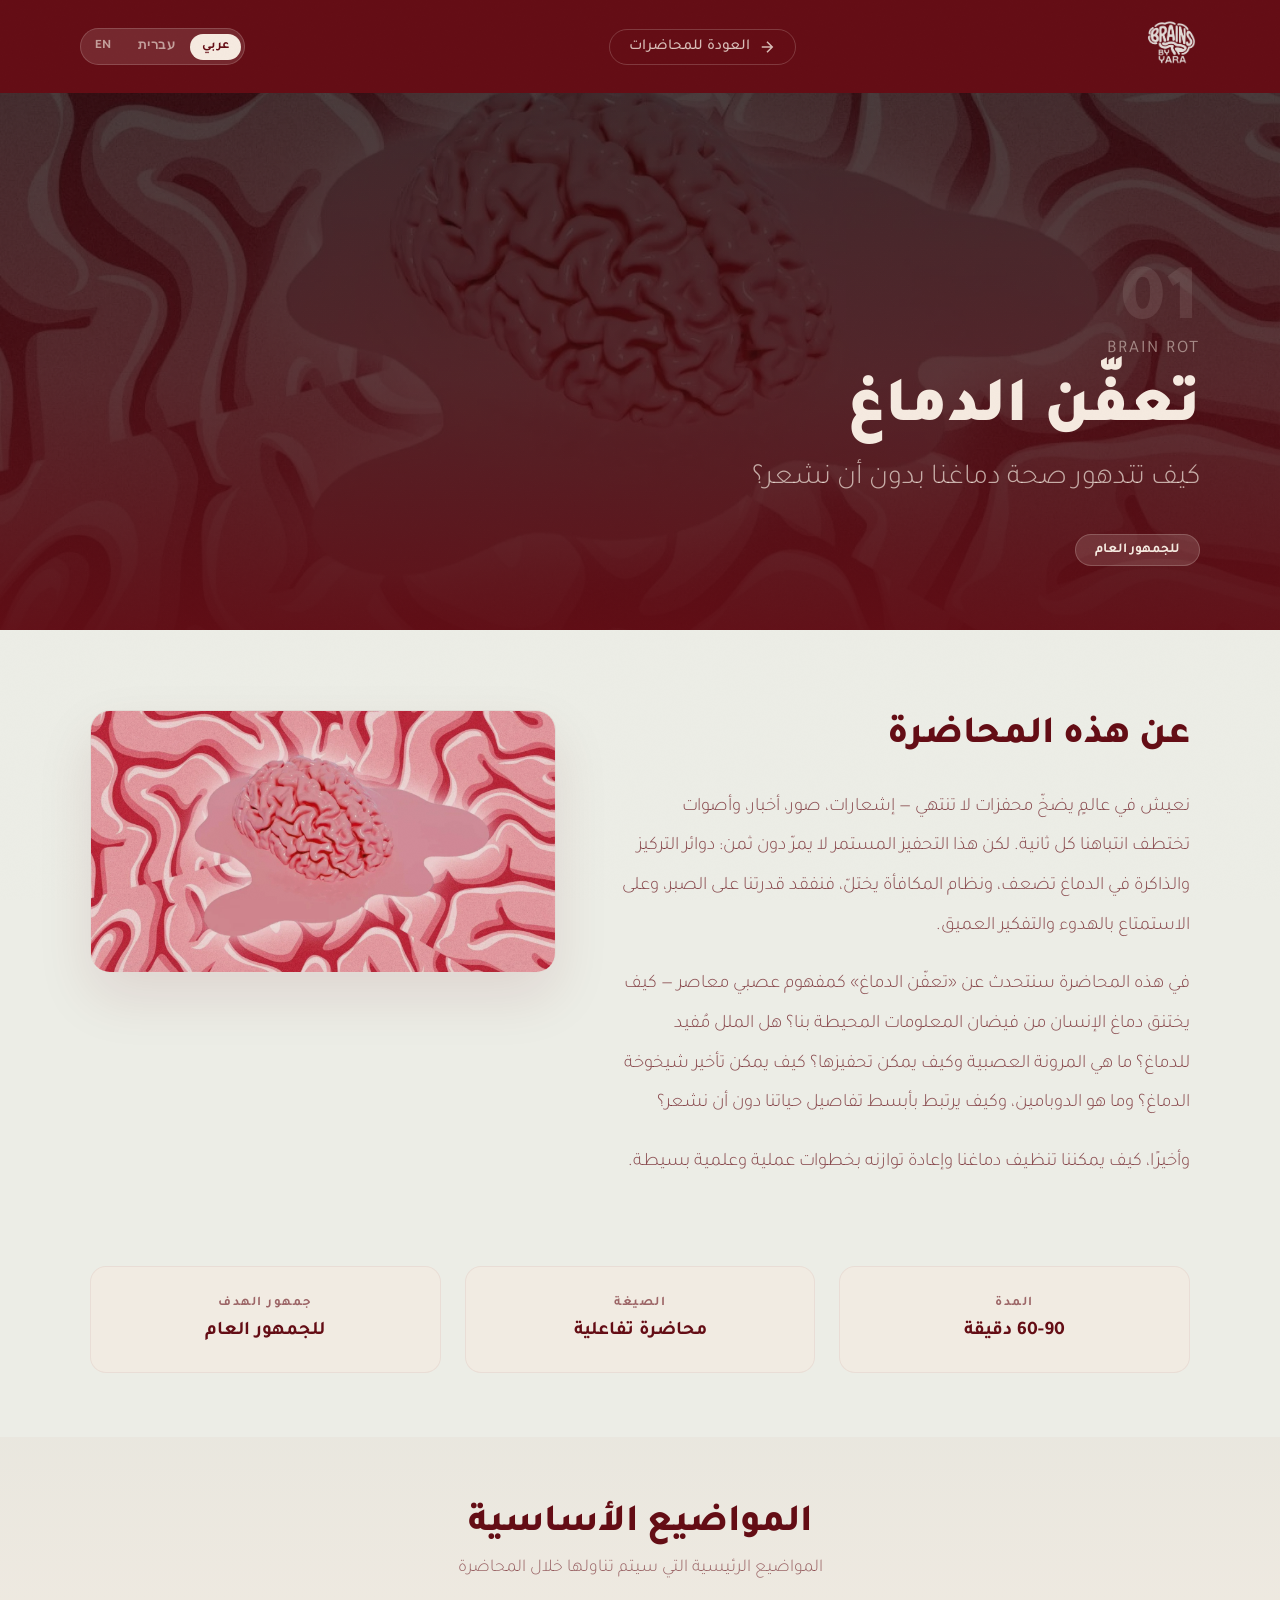
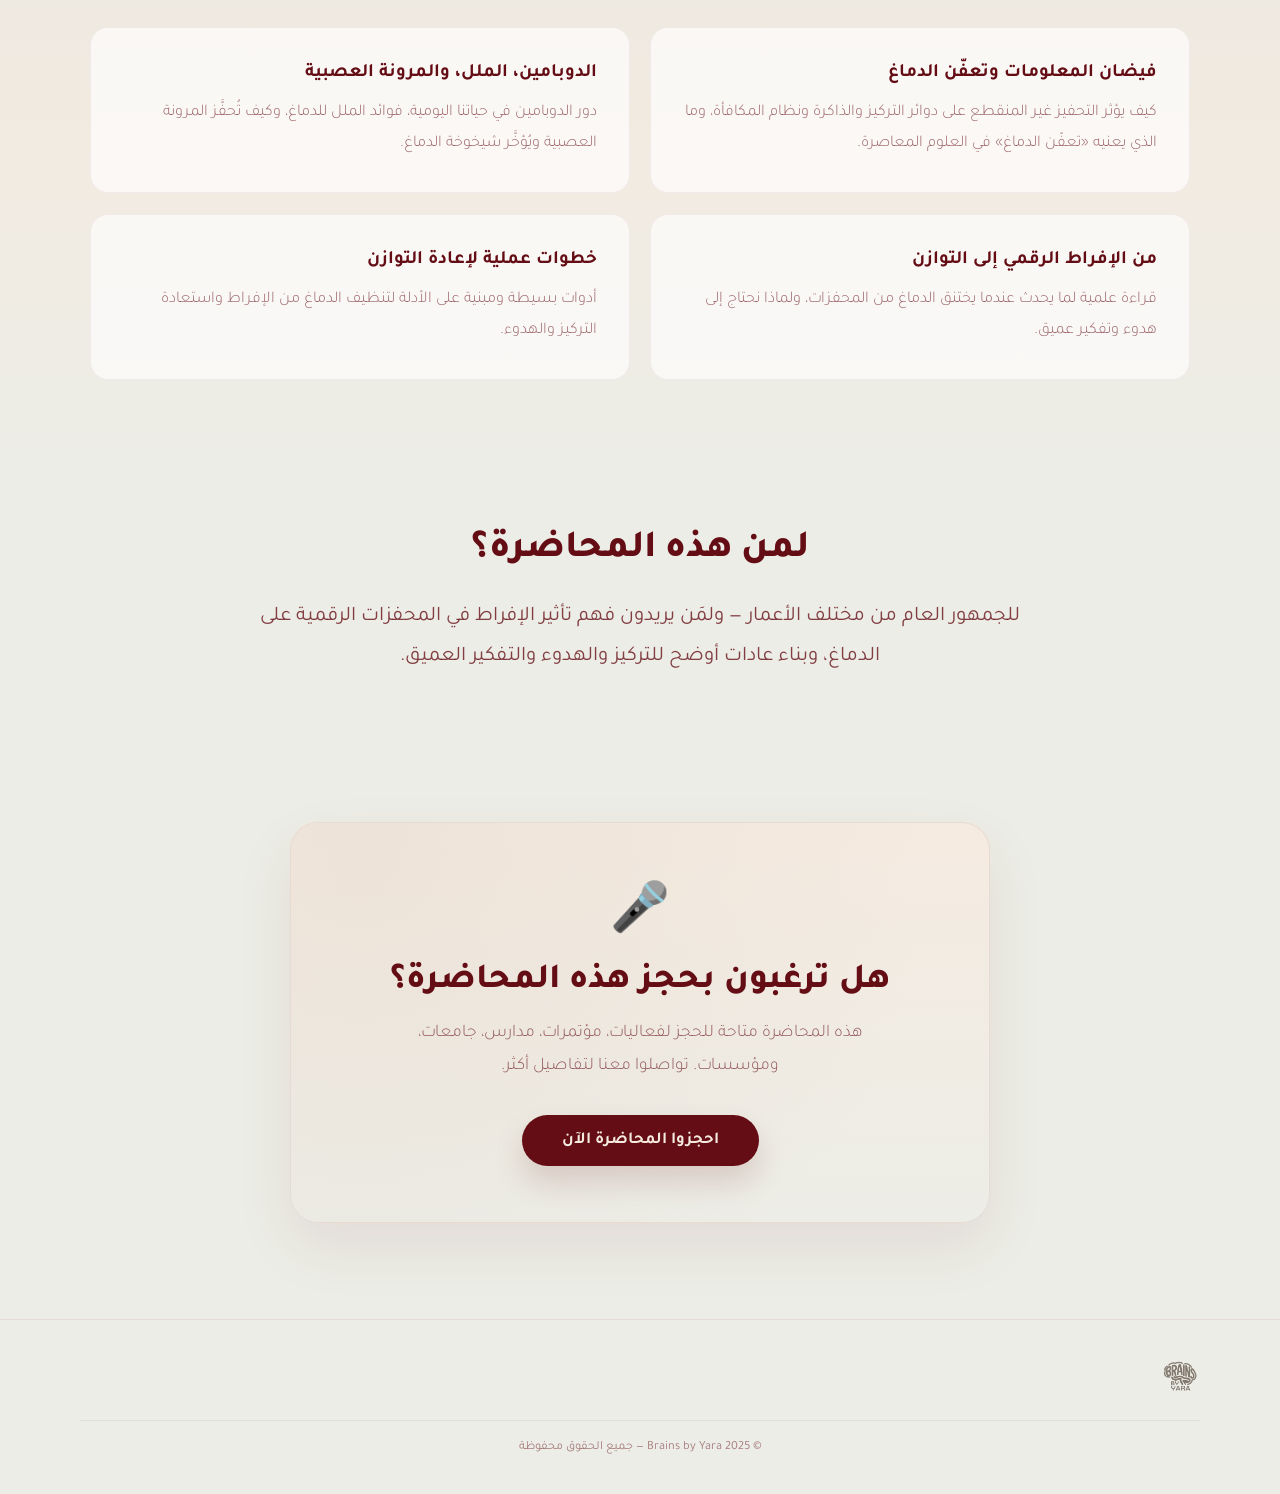
<file: lecture-1.html>
<!DOCTYPE html>
<html lang="ar" dir="rtl">
<head>
    <meta charset="UTF-8">
    <meta name="viewport" content="width=device-width, initial-scale=1.0">
    <title>تعفّن الدماغ — Brains by Yara</title>
    <meta name="description" content="محاضرة تعفّن الدماغ مع يارا إغباريّة — كيف تؤثر الشاشات والمحتوى الرقمي على أدمغتنا؟ اكتشفوا ما يحدث لدماغكم يوميًا.">
    <meta property="og:type" content="article">
    <meta property="og:title" content="تعفّن الدماغ — Brains by Yara">
    <meta property="og:description" content="كيف تؤثر الشاشات والمحتوى الرقمي على أدمغتنا؟">
    <meta property="og:image" content="https://brainsbyara.com/drive-download-20260325T170126Z-1-001/%D8%AA%D8%B9%D9%81%D9%86%20%D8%A7%D9%84%D8%AF%D9%85%D8%A7%D8%BA.webp">
    <meta property="og:url" content="https://brainsbyara.com/lecture-1.html">
    <meta property="og:locale" content="ar_AR">
    <link rel="canonical" href="https://brainsbyara.com/lecture-1.html">
    <link rel="icon" type="image/png" href="Yara_logo_Sand.png">
    <link rel="stylesheet" href="i18n.css">
    <link href="https://fonts.googleapis.com/css2?family=Tajawal:wght@200;300;400;500;700;800;900&family=Heebo:wght@300;400;500;700;800;900&family=Inter:wght@300;400;500;600;700;800;900&display=swap" rel="stylesheet">
    <style>
        :root { --brown:#640D15; --khaki:#D6CBC1; --cream:#F5EAE0; --off-white:#ECEDE6; --near-black:#2f2326; }
        * { margin:0; padding:0; box-sizing:border-box; }
        html { scroll-behavior:smooth; }
        body { font-family:'Tajawal',sans-serif; font-size:1.22rem; background:var(--off-white); color:var(--near-black); overflow-x:hidden; }
        body::after { content:''; position:fixed; inset:0; z-index:9999; pointer-events:none; opacity:0.012; background-image:url("data:image/svg+xml,%3Csvg viewBox='0 0 256 256' xmlns='http://www.w3.org/2000/svg'%3E%3Cfilter id='n'%3E%3CfeTurbulence type='fractalNoise' baseFrequency='0.9' numOctaves='4' stitchTiles='stitch'/%3E%3C/filter%3E%3Crect width='100%25' height='100%25' filter='url(%23n)'/%3E%3C/svg%3E"); background-repeat:repeat; background-size:180px; }
        .lp-nav { position:fixed; top:0; right:0; left:0; z-index:100; padding:1.2rem 5rem; display:flex; justify-content:space-between; align-items:center; background:var(--brown); transition:all 0.5s cubic-bezier(0.16,1,0.3,1); }
        .lp-nav.scrolled { background:rgba(100,13,21,0.96); backdrop-filter:blur(24px); padding:0.9rem 5rem; box-shadow:0 16px 36px rgba(100,13,21,0.18); }
        .lp-nav-logo img { height:46px; width:auto; opacity:0.92; transition:opacity 0.3s; }
        .lp-nav-logo img:hover { opacity:1; }
        .lp-nav-back { display:flex; align-items:center; gap:0.5rem; text-decoration:none; color:rgba(245,234,224,0.8); font-size:0.95rem; font-weight:500; transition:all 0.3s; padding:0.5rem 1.2rem; border-radius:100px; border:1px solid rgba(245,234,224,0.2); }
        .lp-nav-back:hover { color:var(--cream); border-color:rgba(245,234,224,0.4); background:rgba(245,234,224,0.08); }
        .lp-nav-back svg { transition:transform 0.3s; }
        .lp-nav-back:hover svg { transform:translateX(4px); }
        .lp-hero { position:relative; min-height:70vh; display:flex; align-items:flex-end; overflow:hidden; }
        .lp-hero-bg { position:absolute; inset:0; }
        .lp-hero-bg img { width:100%; height:100%; object-fit:cover; filter:brightness(0.35) saturate(0.6); }
        .lp-hero-bg::after { content:''; position:absolute; inset:0; background:linear-gradient(to top, rgba(100,13,21,0.9) 0%, rgba(100,13,21,0.4) 40%, rgba(0,0,0,0.2) 100%); }
        .lp-hero.corporate-hero .lp-hero-bg::after { background:linear-gradient(to top, rgba(100,13,21,0.95) 0%, rgba(100,13,21,0.6) 40%, rgba(100,13,21,0.3) 100%); }
        .lp-hero-content { position:relative; z-index:2; padding:0 5rem 4rem; max-width:900px; }
        .lp-hero-num { font-size:5rem; font-weight:900; color:rgba(245,234,224,0.1); line-height:1; margin-bottom:-0.5rem; }
        .lp-hero-en { font-size:1.1rem; color:rgba(245,234,224,0.5); letter-spacing:2px; text-transform:uppercase; margin-bottom:0.6rem; }
        .lp-hero h1 { font-size:clamp(2.6rem,5vw,4rem); font-weight:900; color:var(--cream); line-height:1.3; margin-bottom:0.5rem; }
        .lp-hero .lp-hero-sub { font-size:1.8rem; color:rgba(245,234,224,0.7); font-weight:300; }
        .lp-hero-tag { display:inline-block; margin-top:1.2rem; padding:0.4rem 1.2rem; border-radius:100px; font-size:0.85rem; font-weight:600; background:rgba(245,234,224,0.15); color:var(--cream); border:1px solid rgba(245,234,224,0.2); }

        .lp-overview { padding:5rem 5rem 4rem; }
        .lp-overview-inner { max-width:1100px; margin:0 auto; display:grid; grid-template-columns:1.1fr 0.9fr; gap:4rem; align-items:start; }
        .lp-overview-text h2 { font-size:clamp(1.8rem,3vw,2.4rem); font-weight:800; color:var(--brown); margin-bottom:1.5rem; line-height:1.4; }
        .lp-overview-text p { font-size:1.18rem; line-height:2.1; color:rgba(100,13,21,0.72); font-weight:300; margin-bottom:1.2rem; }
        .lp-overview-img { border-radius:20px; overflow:hidden; box-shadow:0 24px 56px rgba(100,13,21,0.1); border:1px solid rgba(100,13,21,0.08); }
        .lp-overview-img img { width:100%; height:100%; object-fit:cover; display:block; filter:brightness(0.95) saturate(0.85); transition:all 0.6s; }
        .lp-overview-img:hover img { filter:brightness(1) saturate(1); transform:scale(1.03); }
        .lp-details { padding:0 5rem 4rem; }
        .lp-details-inner { max-width:1100px; margin:0 auto; display:grid; grid-template-columns:repeat(3,1fr); gap:1.5rem; }
        .lp-detail-card { background:rgba(245,234,224,0.6); border:1px solid rgba(100,13,21,0.06); border-radius:16px; padding:1.8rem; text-align:center; transition:all 0.4s; }
        .lp-detail-card:hover { transform:translateY(-4px); box-shadow:0 16px 36px rgba(100,13,21,0.08); }
        .lp-detail-card .detail-label { font-size:0.82rem; font-weight:600; color:var(--brown); opacity:0.6; text-transform:uppercase; letter-spacing:1.5px; margin-bottom:0.5rem; }
        .lp-detail-card .detail-value { font-size:1.2rem; font-weight:700; color:var(--brown); }
        .lp-topics { padding:4rem 5rem 5rem; background:linear-gradient(180deg, rgba(225,213,201,0.25) 0%, rgba(245,234,224,0.7) 50%, rgba(236,237,230,0.5) 100%); }
        .lp-topics-inner { max-width:1100px; margin:0 auto; }
        .lp-topics h2 { font-size:clamp(1.8rem,3vw,2.4rem); font-weight:800; color:var(--brown); text-align:center; margin-bottom:0.6rem; }
        .lp-topics-sub { text-align:center; font-size:1.12rem; color:rgba(100,13,21,0.6); font-weight:300; margin-bottom:3rem; max-width:550px; margin-left:auto; margin-right:auto; }
        .lp-topics-grid { display:grid; grid-template-columns:1fr 1fr; gap:1.3rem; }
        .lp-topic-card { background:rgba(255,255,255,0.65); border:1px solid rgba(100,13,21,0.06); border-radius:18px; padding:2rem; transition:all 0.5s cubic-bezier(0.16,1,0.3,1); position:relative; overflow:hidden; }
        .lp-topic-card:hover { transform:translateY(-5px); background:rgba(255,255,255,0.9); box-shadow:0 20px 48px rgba(100,13,21,0.08); border-color:rgba(100,13,21,0.12); }
        .lp-topic-icon { font-size:2.2rem; margin-bottom:1rem; display:block; }
        .lp-topic-card h3 { font-size:1.18rem; font-weight:700; color:var(--brown); margin-bottom:0.6rem; line-height:1.5; }
        .lp-topic-card p { font-size:1.02rem; line-height:1.9; color:rgba(100,13,21,0.62); font-weight:300; }
        .lp-audience { padding:4rem 5rem 5rem; }
        .lp-audience-inner { max-width:800px; margin:0 auto; text-align:center; }
        .lp-audience-img { border-radius:20px; overflow:hidden; box-shadow:0 24px 56px rgba(100,13,21,0.1); border:1px solid rgba(100,13,21,0.08); }
        .lp-audience-img img { width:100%; display:block; filter:brightness(0.95) saturate(0.85); transition:all 0.6s; }
        .lp-audience-img:hover img { filter:brightness(1) saturate(1); transform:scale(1.03); }
        .lp-audience-text h2 { font-size:clamp(1.8rem,3vw,2.4rem); font-weight:800; color:var(--brown); margin-bottom:1.2rem; line-height:1.4; text-align:center; }
        .lp-audience-text p { font-size:1.3rem; line-height:1.95; color:rgba(100,13,21,0.78); font-weight:400; text-align:center; }
        .lp-cta { padding:4rem 5rem 6rem; }
        .lp-cta-inner { max-width:700px; margin:0 auto; text-align:center; background:linear-gradient(180deg, rgba(245,234,224,0.98) 0%, rgba(236,237,230,0.98) 100%); border-radius:28px; padding:3.5rem; border:1px solid rgba(100,13,21,0.08); box-shadow:0 24px 60px rgba(100,13,21,0.08); position:relative; overflow:hidden; }
        .lp-cta-inner::before { content:''; position:absolute; top:-50%; left:-50%; width:200%; height:200%; background:radial-gradient(circle at 30% 30%, rgba(225,213,201,0.35), transparent 50%); }
        .lp-cta-icon { font-size:3rem; margin-bottom:1rem; position:relative; z-index:2; }
        .lp-cta-inner h2 { position:relative; z-index:2; font-size:clamp(1.6rem,3vw,2.2rem); font-weight:800; color:var(--brown); margin-bottom:0.8rem; }
        .lp-cta-inner p { position:relative; z-index:2; font-size:1.1rem; line-height:1.9; color:rgba(100,13,21,0.65); font-weight:300; margin-bottom:2rem; max-width:480px; margin-left:auto; margin-right:auto; }
        .lp-cta-btn { position:relative; z-index:2; display:inline-block; padding:0.95rem 2.5rem; background:var(--brown); color:var(--cream); border-radius:100px; text-decoration:none; font-weight:700; font-size:1.05rem; transition:all 0.4s cubic-bezier(0.16,1,0.3,1); box-shadow:0 16px 30px rgba(100,13,21,0.15); }
        .lp-cta-btn:hover { transform:translateY(-3px); box-shadow:0 20px 40px rgba(100,13,21,0.22); background:#7a1520; }
        .lp-cta-btn.secondary { background:transparent; color:var(--brown); border:2px solid rgba(100,13,21,0.2); box-shadow:none; }
        .lp-cta-btn.secondary:hover { background:rgba(100,13,21,0.06); border-color:rgba(100,13,21,0.35); box-shadow:0 12px 28px rgba(100,13,21,0.08); }
        .lp-footer { padding:2.5rem 5rem; border-top:1px solid rgba(100,13,21,0.08); color:rgba(100,13,21,0.5); }
        .lp-footer-inner { display:flex; justify-content:space-between; align-items:center; }
        .lp-footer-logo img { height:32px; width:auto; filter:brightness(0.35) saturate(1.2) sepia(0.6) hue-rotate(-15deg); opacity:0.8; }
        .lp-footer-copy { text-align:center; padding-top:1.2rem; margin-top:1.2rem; border-top:1px solid rgba(100,13,21,0.06); font-size:0.78rem; }
        .reveal { opacity:0; transform:translateY(50px); transition:opacity 0.9s cubic-bezier(0.16,1,0.3,1), transform 0.9s cubic-bezier(0.16,1,0.3,1); }
        .reveal.active { opacity:1; transform:translateY(0); }
        .reveal-scale { opacity:0; transform:scale(0.92); transition:opacity 0.9s cubic-bezier(0.16,1,0.3,1), transform 0.9s cubic-bezier(0.16,1,0.3,1); }
        .reveal-scale.active { opacity:1; transform:scale(1); }
        .stagger-1 { transition-delay:0.05s; } .stagger-2 { transition-delay:0.15s; }
        .stagger-3 { transition-delay:0.25s; } .stagger-4 { transition-delay:0.35s; }
        @media (max-width:1024px) {
            .lp-nav { padding:1rem 2rem; }
            .lp-hero-content { padding:0 2rem 3rem; }
            .lp-overview { padding:3.5rem 2rem; }
            .lp-overview-inner { grid-template-columns:1fr; gap:2rem; }
            .lp-details { padding:0 2rem 3rem; }
            .lp-details-inner { grid-template-columns:1fr; }
            .lp-topics { padding:3rem 2rem; }
            .lp-topics-grid { grid-template-columns:1fr; }
            .lp-audience { padding:3rem 2rem; }
            .lp-audience-inner { gap:2rem; }
            .lp-cta { padding:3rem 2rem; }
            .lp-cta-inner { padding:2.5rem 1.8rem; }
            .lp-footer { padding:2rem 2rem; }
            .lp-footer-inner { flex-direction:column; gap:1rem; }
        }
        @media (max-width:600px) {
            .lp-hero { min-height:55vh; }
            .lp-hero h1 { font-size:2rem; }
        }
    </style>
</head>
<body>
<nav class="lp-nav" id="lpNav">
    <a href="index.html" class="lp-nav-logo"><img src="Yara_logo_Sand.png" alt="Brains by Yara"></a>
    <a href="index.html#lectures" class="lp-nav-back"><svg width="18" height="18" viewBox="0 0 24 24" fill="none" stroke="currentColor" stroke-width="2"><path d="M5 12h14M12 5l7 7-7 7"/></svg><span data-i18n="lp.back">العودة للمحاضرات</span></a><div class="lang-switcher" style="margin-inline-start:1rem;">
        <button data-lang-btn="ar">عربي</button>
        <button data-lang-btn="he">עברית</button>
        <button data-lang-btn="en">EN</button>
    </div>
</nav>
<section class="lp-hero">
    <div class="lp-hero-bg"><img src="drive-download-20260325T170126Z-1-001/تعفن الدماغ.webp" alt="تعفّن الدماغ"></div>
    <div class="lp-hero-content">
        <div class="lp-hero-num">01</div>
        <div class="lp-hero-en">Brain Rot</div>
        <h1 data-i18n="l1.title">تعفّن الدماغ</h1>
        <div class="lp-hero-sub" data-i18n="l1.subtitle">كيف تتدهور صحة دماغنا بدون أن نشعر؟</div>
        <div style="margin-top:1.2rem;"><span class="lp-hero-tag" data-i18n="tag.public">للجمهور العام</span></div>
    </div>
</section>
<section class="lp-overview">
    <div class="lp-overview-inner">
        <div class="lp-overview-text reveal">
            <h2 data-i18n="lp.overview.title">عن هذه المحاضرة</h2>
            <p data-i18n="l1.overview.1">نعيش في عالمٍ يضخّ محفزات لا تنتهي — إشعارات، صور، أخبار، وأصوات تختطف انتباهنا كل ثانية. لكن هذا التحفيز المستمر لا يمرّ دون ثمن: دوائر التركيز والذاكرة في الدماغ تضعف، ونظام المكافأة يختلّ، فنفقد قدرتنا على الصبر، وعلى الاستمتاع بالهدوء والتفكير العميق.</p>
            <p data-i18n="l1.overview.2">في هذه المحاضرة سنتحدث عن «تعفّن الدماغ» كمفهوم عصبي معاصر — كيف يختنق دماغ الإنسان من فيضان المعلومات المحيطة بنا؟ هل الملل مُفيد للدماغ؟ ما هي المرونة العصبية وكيف يمكن تحفيزها؟ كيف يمكن تأخير شيخوخة الدماغ؟ وما هو الدوبامين، وكيف يرتبط بأبسط تفاصيل حياتنا دون أن نشعر؟</p>
            <p data-i18n="l1.overview.3">وأخيرًا، كيف يمكننا تنظيف دماغنا وإعادة توازنه بخطوات عملية وعلمية بسيطة.</p>
        </div>
        <div class="lp-overview-img reveal stagger-2"><img src="drive-download-20260325T170126Z-1-001/تعفن الدماغ.webp" alt="تعفّن الدماغ"></div>
    </div>
</section>
<section class="lp-details">
    <div class="lp-details-inner">
        <div class="lp-detail-card reveal stagger-1"><div class="detail-label" data-i18n="lp.detail.duration">المدة</div><div class="detail-value" data-i18n="lp.detail.duration.val">60-90 دقيقة</div></div>
        <div class="lp-detail-card reveal stagger-2"><div class="detail-label" data-i18n="lp.detail.format">الصيغة</div><div class="detail-value" data-i18n="lp.detail.format.val">محاضرة تفاعلية</div></div>
        <div class="lp-detail-card reveal stagger-3"><div class="detail-label" data-i18n="lp.detail.audience">جمهور الهدف</div><div class="detail-value" data-i18n="tag.public">للجمهور العام</div></div>
    </div>
</section>
<section class="lp-topics">
    <div class="lp-topics-inner">
        <h2 class="reveal" data-i18n="lp.topics.title">محاور المحاضرة</h2>
        <p class="lp-topics-sub reveal" data-i18n="lp.topics.subtitle">المواضيع الرئيسية التي سيتم تناولها خلال المحاضرة</p>
        <div class="lp-topics-grid">
            <div class="lp-topic-card reveal stagger-1"><h3 data-i18n="l1.t1.h">فيضان المعلومات وتعفّن الدماغ</h3><p data-i18n="l1.t1.b">كيف يؤثر التحفيز غير المنقطع على دوائر التركيز والذاكرة ونظام المكافأة، وما الذي يعنيه «تعفّن الدماغ» في العلوم المعاصرة.</p></div>
            <div class="lp-topic-card reveal stagger-2"><h3 data-i18n="l1.t2.h">الدوبامين، الملل، والمرونة العصبية</h3><p data-i18n="l1.t2.b">دور الدوبامين في حياتنا اليومية، فوائد الملل للدماغ، وكيف تُحفَّز المرونة العصبية ويُؤخَّر شيخوخة الدماغ.</p></div>
            <div class="lp-topic-card reveal stagger-3"><h3 data-i18n="l1.t3.h">من الإفراط الرقمي إلى التوازن</h3><p data-i18n="l1.t3.b">قراءة علمية لما يحدث عندما يختنق الدماغ من المحفزات، ولماذا نحتاج إلى هدوء وتفكير عميق.</p></div>
            <div class="lp-topic-card reveal stagger-4"><h3 data-i18n="l1.t4.h">خطوات عملية لإعادة التوازن</h3><p data-i18n="l1.t4.b">أدوات بسيطة ومبنية على الأدلة لتنظيف الدماغ من الإفراط واستعادة التركيز والهدوء.</p></div></div>
    </div>
</section>
<section class="lp-audience">
    <div class="lp-audience-inner">
<div class="lp-audience-text reveal stagger-2"><h2 data-i18n="lp.audience.title">لمن هذه المحاضرة؟</h2><p data-i18n="l1.audience">للجمهور العام من مختلف الأعمار — ولمَن يريدون فهم تأثير الإفراط في المحفزات الرقمية على الدماغ، وبناء عادات أوضح للتركيز والهدوء والتفكير العميق.</p></div>
    </div>
</section>
<section class="lp-cta"><div class="lp-cta-inner reveal-scale"><div class="lp-cta-icon">🎤</div><h2 data-i18n="lp.cta.host">هل ترغبون بحجز هذه المحاضرة؟</h2><p data-i18n="lp.cta.host.body">هذه المحاضرة متاحة للحجز لفعاليات، مؤتمرات، مدارس، جامعات، ومؤسسات. تواصلوا معنا لتفاصيل أكثر.</p><a href="index.html#contact" class="lp-cta-btn" data-i18n="lp.cta.book">احجزوا المحاضرة الآن</a></div></section>
<footer class="lp-footer">
    <div class="lp-footer-inner"><div class="lp-footer-logo"><img src="Yara_logo_Sand.png" alt="Brains by Yara"></div></div>
    <div class="lp-footer-copy" data-i18n="footer.copy">&copy; 2025 Brains by Yara — جميع الحقوق محفوظة</div>
</footer>
<script>
    const nav = document.getElementById('lpNav');
    window.addEventListener('scroll', () => nav.classList.toggle('scrolled', window.scrollY > 50));
    const allReveals = document.querySelectorAll('.reveal, .reveal-scale');
    const revObs = new IntersectionObserver(entries => {
        entries.forEach(e => { if (e.isIntersecting) { e.target.classList.add('active'); revObs.unobserve(e.target); } });
    }, { threshold: 0.07, rootMargin: '0px 0px -50px 0px' });
    allReveals.forEach(el => revObs.observe(el));
</script>
<script src="i18n.js"></script>
</body>
</html>
</file>
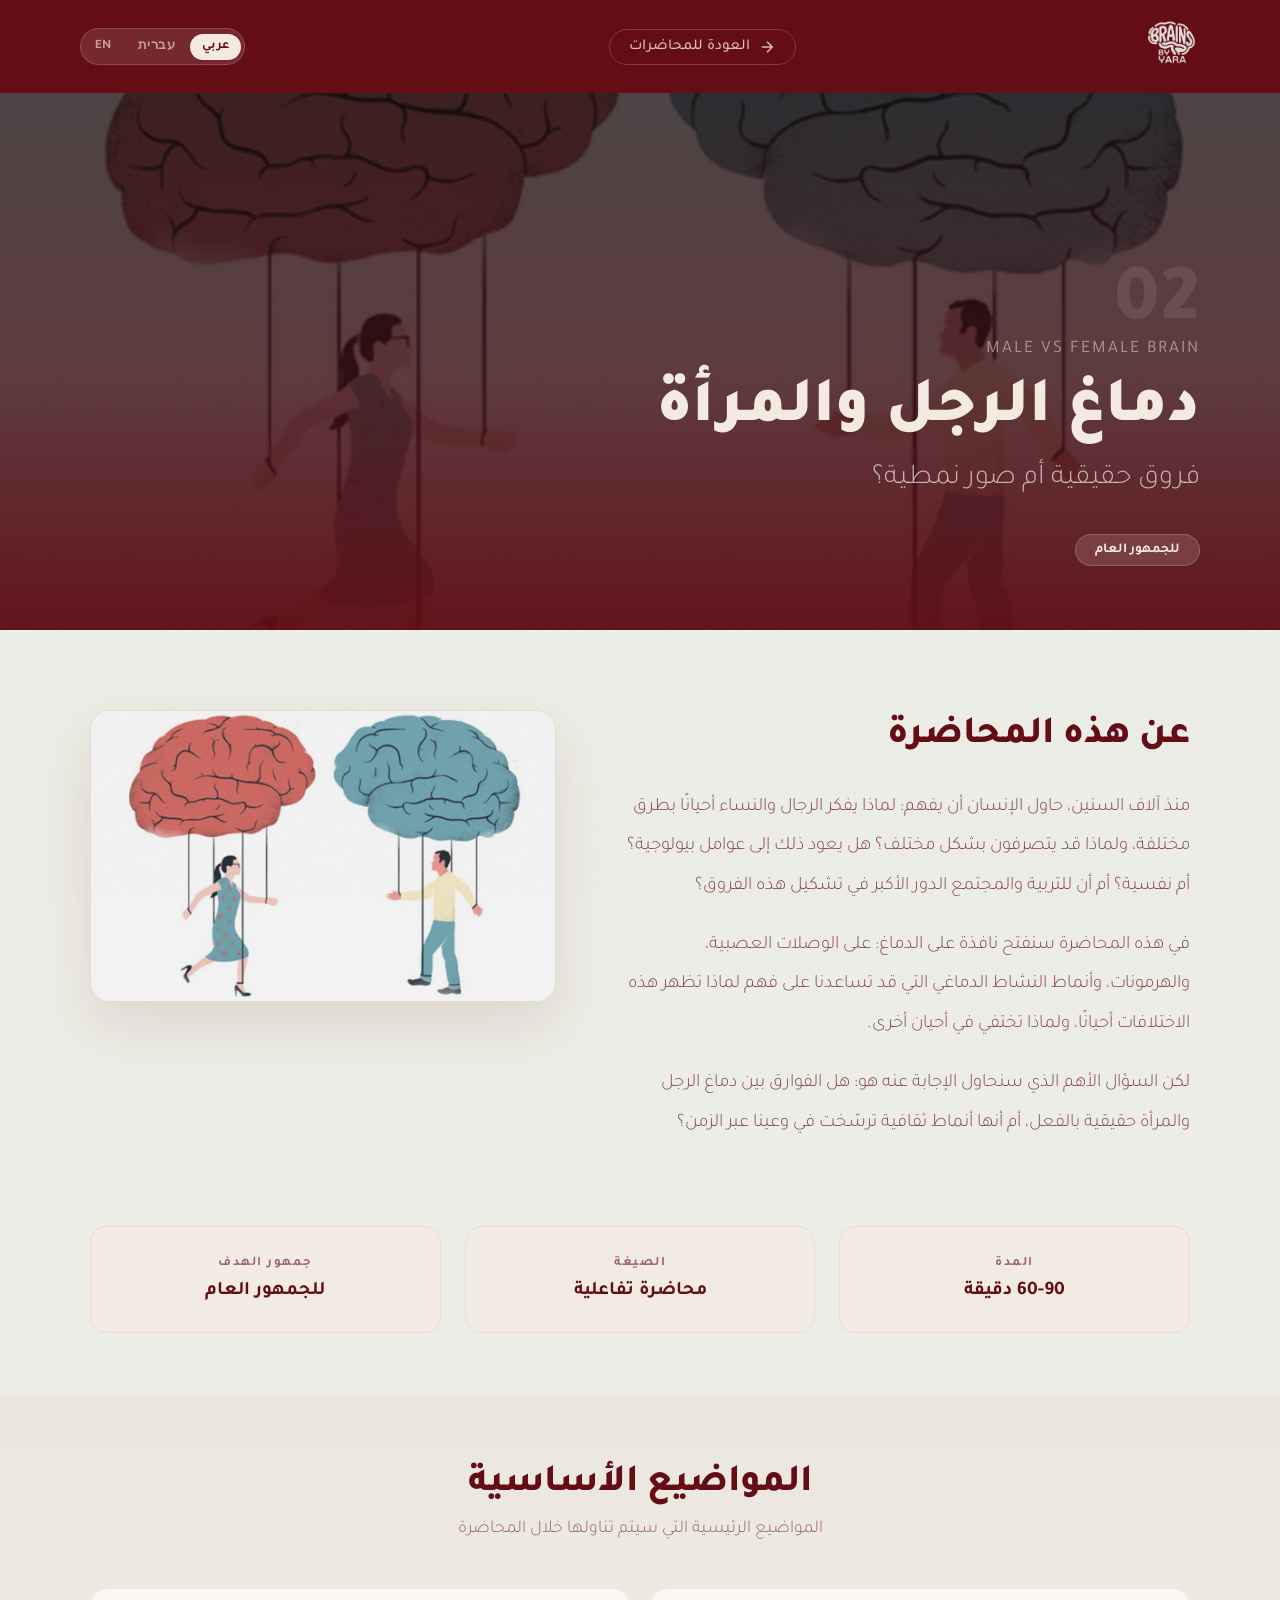
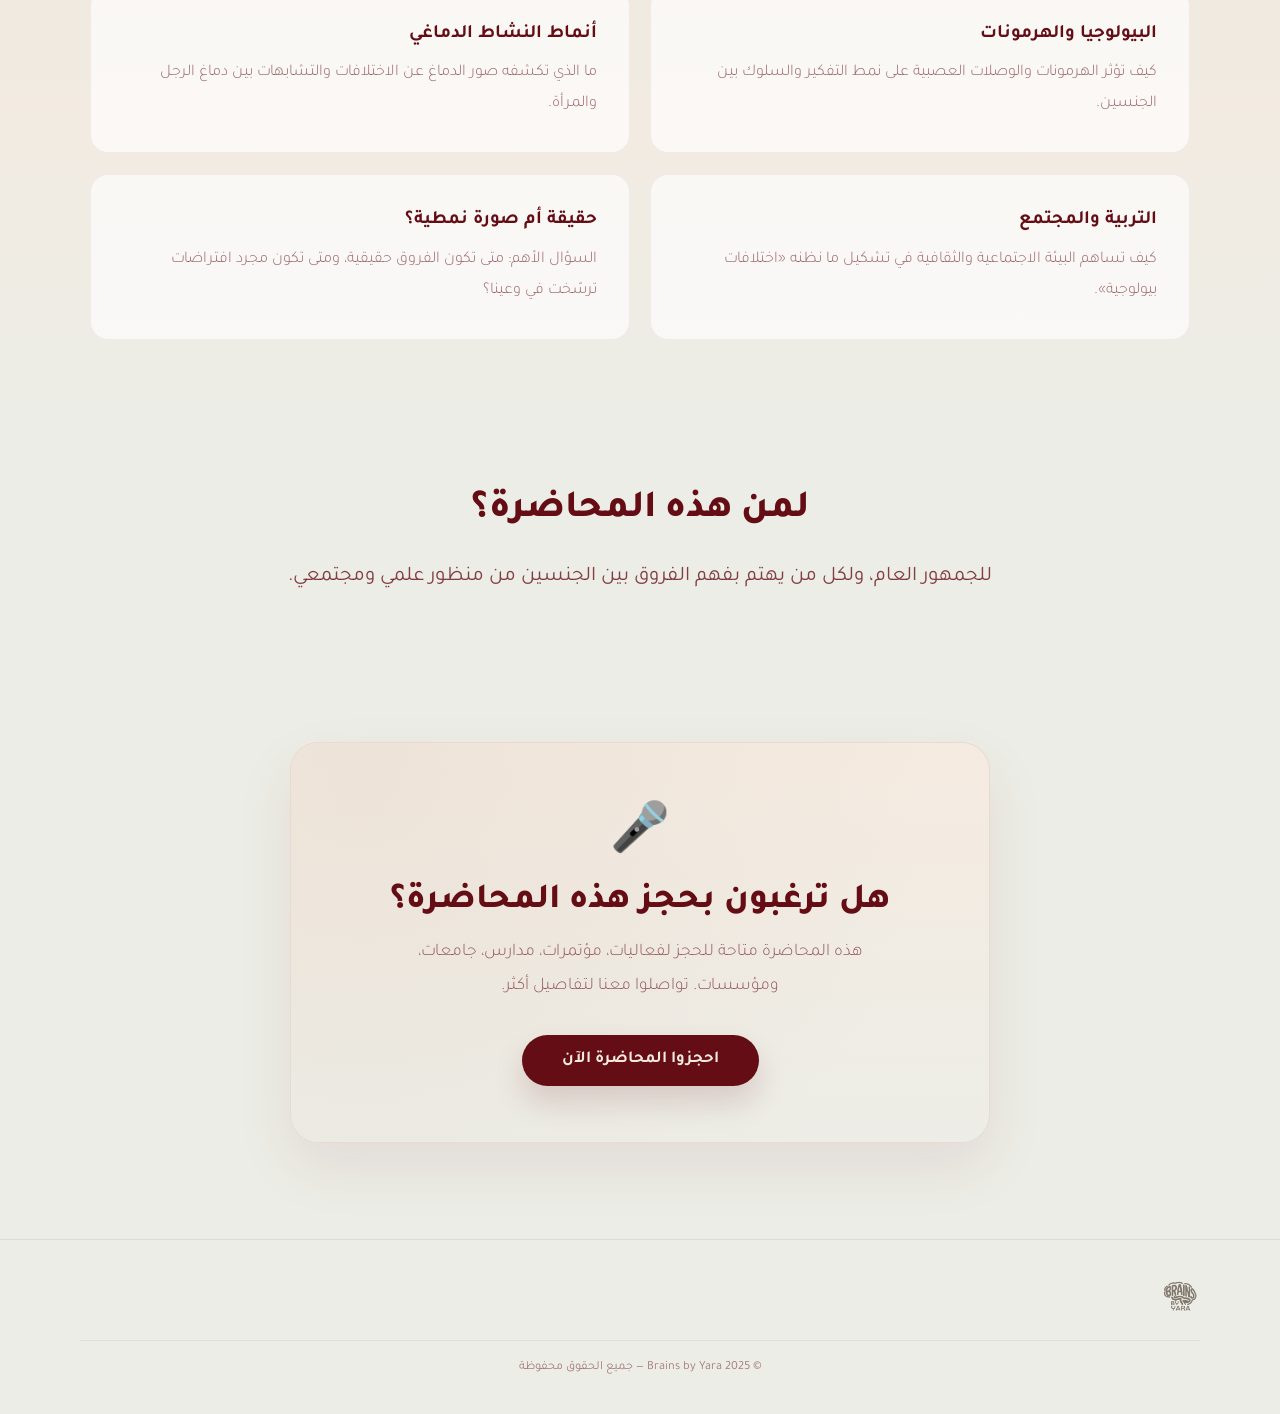
<file: lecture-2.html>
<!DOCTYPE html>
<html lang="ar" dir="rtl">
<head>
    <meta charset="UTF-8">
    <meta name="viewport" content="width=device-width, initial-scale=1.0">
    <title>دماغ الرجل والمرأة — Brains by Yara</title>
    <meta name="description" content="محاضرة دماغ الرجل والمرأة مع يارا إغباريّة — هل تختلف أدمغة الرجال والنساء فعلًا؟ اكتشفوا الحقائق العلمية.">
    <meta property="og:type" content="article">
    <meta property="og:title" content="دماغ الرجل والمرأة — Brains by Yara">
    <meta property="og:description" content="هل تختلف أدمغة الرجال والنساء فعلًا؟ اكتشفوا الحقائق العلمية.">
    <meta property="og:image" content="https://brainsbyara.com/drive-download-20260325T170126Z-1-001/%D8%AF%D9%85%D8%A7%D8%BA%20%D8%B1%D8%AC%D8%A7%D9%84%20%D9%88%D9%86%D8%B3%D8%A7%D8%A1.jpg">
    <meta property="og:url" content="https://brainsbyara.com/lecture-2.html">
    <meta property="og:locale" content="ar_AR">
    <link rel="canonical" href="https://brainsbyara.com/lecture-2.html">
    <link rel="icon" type="image/png" href="Yara_logo_Sand.png">
    <link rel="stylesheet" href="i18n.css">
    <link href="https://fonts.googleapis.com/css2?family=Tajawal:wght@200;300;400;500;700;800;900&family=Heebo:wght@300;400;500;700;800;900&family=Inter:wght@300;400;500;600;700;800;900&display=swap" rel="stylesheet">
    <style>
        :root { --brown:#640D15; --khaki:#D6CBC1; --cream:#F5EAE0; --off-white:#ECEDE6; --near-black:#2f2326; }
        * { margin:0; padding:0; box-sizing:border-box; }
        html { scroll-behavior:smooth; }
        body { font-family:'Tajawal',sans-serif; font-size:1.22rem; background:var(--off-white); color:var(--near-black); overflow-x:hidden; }
        body::after { content:''; position:fixed; inset:0; z-index:9999; pointer-events:none; opacity:0.012; background-image:url("data:image/svg+xml,%3Csvg viewBox='0 0 256 256' xmlns='http://www.w3.org/2000/svg'%3E%3Cfilter id='n'%3E%3CfeTurbulence type='fractalNoise' baseFrequency='0.9' numOctaves='4' stitchTiles='stitch'/%3E%3C/filter%3E%3Crect width='100%25' height='100%25' filter='url(%23n)'/%3E%3C/svg%3E"); background-repeat:repeat; background-size:180px; }
        .lp-nav { position:fixed; top:0; right:0; left:0; z-index:100; padding:1.2rem 5rem; display:flex; justify-content:space-between; align-items:center; background:var(--brown); transition:all 0.5s cubic-bezier(0.16,1,0.3,1); }
        .lp-nav.scrolled { background:rgba(100,13,21,0.96); backdrop-filter:blur(24px); padding:0.9rem 5rem; box-shadow:0 16px 36px rgba(100,13,21,0.18); }
        .lp-nav-logo img { height:46px; width:auto; opacity:0.92; transition:opacity 0.3s; }
        .lp-nav-logo img:hover { opacity:1; }
        .lp-nav-back { display:flex; align-items:center; gap:0.5rem; text-decoration:none; color:rgba(245,234,224,0.8); font-size:0.95rem; font-weight:500; transition:all 0.3s; padding:0.5rem 1.2rem; border-radius:100px; border:1px solid rgba(245,234,224,0.2); }
        .lp-nav-back:hover { color:var(--cream); border-color:rgba(245,234,224,0.4); background:rgba(245,234,224,0.08); }
        .lp-nav-back svg { transition:transform 0.3s; }
        .lp-nav-back:hover svg { transform:translateX(4px); }
        .lp-hero { position:relative; min-height:70vh; display:flex; align-items:flex-end; overflow:hidden; }
        .lp-hero-bg { position:absolute; inset:0; }
        .lp-hero-bg img { width:100%; height:100%; object-fit:cover; filter:brightness(0.35) saturate(0.6); }
        .lp-hero-bg::after { content:''; position:absolute; inset:0; background:linear-gradient(to top, rgba(100,13,21,0.9) 0%, rgba(100,13,21,0.4) 40%, rgba(0,0,0,0.2) 100%); }
        .lp-hero.corporate-hero .lp-hero-bg::after { background:linear-gradient(to top, rgba(100,13,21,0.95) 0%, rgba(100,13,21,0.6) 40%, rgba(100,13,21,0.3) 100%); }
        .lp-hero-content { position:relative; z-index:2; padding:0 5rem 4rem; max-width:900px; }
        .lp-hero-num { font-size:5rem; font-weight:900; color:rgba(245,234,224,0.1); line-height:1; margin-bottom:-0.5rem; }
        .lp-hero-en { font-size:1.1rem; color:rgba(245,234,224,0.5); letter-spacing:2px; text-transform:uppercase; margin-bottom:0.6rem; }
        .lp-hero h1 { font-size:clamp(2.6rem,5vw,4rem); font-weight:900; color:var(--cream); line-height:1.3; margin-bottom:0.5rem; }
        .lp-hero .lp-hero-sub { font-size:1.8rem; color:rgba(245,234,224,0.7); font-weight:300; }
        .lp-hero-tag { display:inline-block; margin-top:1.2rem; padding:0.4rem 1.2rem; border-radius:100px; font-size:0.85rem; font-weight:600; background:rgba(245,234,224,0.15); color:var(--cream); border:1px solid rgba(245,234,224,0.2); }

        .lp-overview { padding:5rem 5rem 4rem; }
        .lp-overview-inner { max-width:1100px; margin:0 auto; display:grid; grid-template-columns:1.1fr 0.9fr; gap:4rem; align-items:start; }
        .lp-overview-text h2 { font-size:clamp(1.8rem,3vw,2.4rem); font-weight:800; color:var(--brown); margin-bottom:1.5rem; line-height:1.4; }
        .lp-overview-text p { font-size:1.18rem; line-height:2.1; color:rgba(100,13,21,0.72); font-weight:300; margin-bottom:1.2rem; }
        .lp-overview-img { border-radius:20px; overflow:hidden; box-shadow:0 24px 56px rgba(100,13,21,0.1); border:1px solid rgba(100,13,21,0.08); }
        .lp-overview-img img { width:100%; height:100%; object-fit:cover; display:block; filter:brightness(0.95) saturate(0.85); transition:all 0.6s; }
        .lp-overview-img:hover img { filter:brightness(1) saturate(1); transform:scale(1.03); }
        .lp-details { padding:0 5rem 4rem; }
        .lp-details-inner { max-width:1100px; margin:0 auto; display:grid; grid-template-columns:repeat(3,1fr); gap:1.5rem; }
        .lp-detail-card { background:rgba(245,234,224,0.6); border:1px solid rgba(100,13,21,0.06); border-radius:16px; padding:1.8rem; text-align:center; transition:all 0.4s; }
        .lp-detail-card:hover { transform:translateY(-4px); box-shadow:0 16px 36px rgba(100,13,21,0.08); }
        .lp-detail-card .detail-label { font-size:0.82rem; font-weight:600; color:var(--brown); opacity:0.6; text-transform:uppercase; letter-spacing:1.5px; margin-bottom:0.5rem; }
        .lp-detail-card .detail-value { font-size:1.2rem; font-weight:700; color:var(--brown); }
        .lp-topics { padding:4rem 5rem 5rem; background:linear-gradient(180deg, rgba(225,213,201,0.25) 0%, rgba(245,234,224,0.7) 50%, rgba(236,237,230,0.5) 100%); }
        .lp-topics-inner { max-width:1100px; margin:0 auto; }
        .lp-topics h2 { font-size:clamp(1.8rem,3vw,2.4rem); font-weight:800; color:var(--brown); text-align:center; margin-bottom:0.6rem; }
        .lp-topics-sub { text-align:center; font-size:1.12rem; color:rgba(100,13,21,0.6); font-weight:300; margin-bottom:3rem; max-width:550px; margin-left:auto; margin-right:auto; }
        .lp-topics-grid { display:grid; grid-template-columns:1fr 1fr; gap:1.3rem; }
        .lp-topic-card { background:rgba(255,255,255,0.65); border:1px solid rgba(100,13,21,0.06); border-radius:18px; padding:2rem; transition:all 0.5s cubic-bezier(0.16,1,0.3,1); position:relative; overflow:hidden; }
        .lp-topic-card:hover { transform:translateY(-5px); background:rgba(255,255,255,0.9); box-shadow:0 20px 48px rgba(100,13,21,0.08); border-color:rgba(100,13,21,0.12); }
        .lp-topic-icon { font-size:2.2rem; margin-bottom:1rem; display:block; }
        .lp-topic-card h3 { font-size:1.18rem; font-weight:700; color:var(--brown); margin-bottom:0.6rem; line-height:1.5; }
        .lp-topic-card p { font-size:1.02rem; line-height:1.9; color:rgba(100,13,21,0.62); font-weight:300; }
        .lp-audience { padding:4rem 5rem 5rem; }
        .lp-audience-inner { max-width:800px; margin:0 auto; text-align:center; }
        .lp-audience-img { border-radius:20px; overflow:hidden; box-shadow:0 24px 56px rgba(100,13,21,0.1); border:1px solid rgba(100,13,21,0.08); }
        .lp-audience-img img { width:100%; display:block; filter:brightness(0.95) saturate(0.85); transition:all 0.6s; }
        .lp-audience-img:hover img { filter:brightness(1) saturate(1); transform:scale(1.03); }
        .lp-audience-text h2 { font-size:clamp(1.8rem,3vw,2.4rem); font-weight:800; color:var(--brown); margin-bottom:1.2rem; line-height:1.4; text-align:center; }
        .lp-audience-text p { font-size:1.3rem; line-height:1.95; color:rgba(100,13,21,0.78); font-weight:400; text-align:center; }
        .lp-cta { padding:4rem 5rem 6rem; }
        .lp-cta-inner { max-width:700px; margin:0 auto; text-align:center; background:linear-gradient(180deg, rgba(245,234,224,0.98) 0%, rgba(236,237,230,0.98) 100%); border-radius:28px; padding:3.5rem; border:1px solid rgba(100,13,21,0.08); box-shadow:0 24px 60px rgba(100,13,21,0.08); position:relative; overflow:hidden; }
        .lp-cta-inner::before { content:''; position:absolute; top:-50%; left:-50%; width:200%; height:200%; background:radial-gradient(circle at 30% 30%, rgba(225,213,201,0.35), transparent 50%); }
        .lp-cta-icon { font-size:3rem; margin-bottom:1rem; position:relative; z-index:2; }
        .lp-cta-inner h2 { position:relative; z-index:2; font-size:clamp(1.6rem,3vw,2.2rem); font-weight:800; color:var(--brown); margin-bottom:0.8rem; }
        .lp-cta-inner p { position:relative; z-index:2; font-size:1.1rem; line-height:1.9; color:rgba(100,13,21,0.65); font-weight:300; margin-bottom:2rem; max-width:480px; margin-left:auto; margin-right:auto; }
        .lp-cta-btn { position:relative; z-index:2; display:inline-block; padding:0.95rem 2.5rem; background:var(--brown); color:var(--cream); border-radius:100px; text-decoration:none; font-weight:700; font-size:1.05rem; transition:all 0.4s cubic-bezier(0.16,1,0.3,1); box-shadow:0 16px 30px rgba(100,13,21,0.15); }
        .lp-cta-btn:hover { transform:translateY(-3px); box-shadow:0 20px 40px rgba(100,13,21,0.22); background:#7a1520; }
        .lp-cta-btn.secondary { background:transparent; color:var(--brown); border:2px solid rgba(100,13,21,0.2); box-shadow:none; }
        .lp-cta-btn.secondary:hover { background:rgba(100,13,21,0.06); border-color:rgba(100,13,21,0.35); box-shadow:0 12px 28px rgba(100,13,21,0.08); }
        .lp-footer { padding:2.5rem 5rem; border-top:1px solid rgba(100,13,21,0.08); color:rgba(100,13,21,0.5); }
        .lp-footer-inner { display:flex; justify-content:space-between; align-items:center; }
        .lp-footer-logo img { height:32px; width:auto; filter:brightness(0.35) saturate(1.2) sepia(0.6) hue-rotate(-15deg); opacity:0.8; }
        .lp-footer-copy { text-align:center; padding-top:1.2rem; margin-top:1.2rem; border-top:1px solid rgba(100,13,21,0.06); font-size:0.78rem; }
        .reveal { opacity:0; transform:translateY(50px); transition:opacity 0.9s cubic-bezier(0.16,1,0.3,1), transform 0.9s cubic-bezier(0.16,1,0.3,1); }
        .reveal.active { opacity:1; transform:translateY(0); }
        .reveal-scale { opacity:0; transform:scale(0.92); transition:opacity 0.9s cubic-bezier(0.16,1,0.3,1), transform 0.9s cubic-bezier(0.16,1,0.3,1); }
        .reveal-scale.active { opacity:1; transform:scale(1); }
        .stagger-1 { transition-delay:0.05s; } .stagger-2 { transition-delay:0.15s; }
        .stagger-3 { transition-delay:0.25s; } .stagger-4 { transition-delay:0.35s; }
        @media (max-width:1024px) {
            .lp-nav { padding:1rem 2rem; }
            .lp-hero-content { padding:0 2rem 3rem; }
            .lp-overview { padding:3.5rem 2rem; }
            .lp-overview-inner { grid-template-columns:1fr; gap:2rem; }
            .lp-details { padding:0 2rem 3rem; }
            .lp-details-inner { grid-template-columns:1fr; }
            .lp-topics { padding:3rem 2rem; }
            .lp-topics-grid { grid-template-columns:1fr; }
            .lp-audience { padding:3rem 2rem; }
            .lp-audience-inner { gap:2rem; }
            .lp-cta { padding:3rem 2rem; }
            .lp-cta-inner { padding:2.5rem 1.8rem; }
            .lp-footer { padding:2rem 2rem; }
            .lp-footer-inner { flex-direction:column; gap:1rem; }
        }
        @media (max-width:600px) {
            .lp-hero { min-height:55vh; }
            .lp-hero h1 { font-size:2rem; }
        }
    </style>
</head>
<body>
<nav class="lp-nav" id="lpNav">
    <a href="index.html" class="lp-nav-logo"><img src="Yara_logo_Sand.png" alt="Brains by Yara"></a>
    <a href="index.html#lectures" class="lp-nav-back"><svg width="18" height="18" viewBox="0 0 24 24" fill="none" stroke="currentColor" stroke-width="2"><path d="M5 12h14M12 5l7 7-7 7"/></svg><span data-i18n="lp.back">العودة للمحاضرات</span></a><div class="lang-switcher" style="margin-inline-start:1rem;">
        <button data-lang-btn="ar">عربي</button>
        <button data-lang-btn="he">עברית</button>
        <button data-lang-btn="en">EN</button>
    </div>
</nav>
<section class="lp-hero">
    <div class="lp-hero-bg"><img src="drive-download-20260325T170126Z-1-001/دماغ رجال ونساء.jpg" alt="دماغ الرجل والمرأة"></div>
    <div class="lp-hero-content">
        <div class="lp-hero-num">02</div>
        <div class="lp-hero-en">Male vs Female Brain</div>
        <h1 data-i18n="l2.title">دماغ الرجل والمرأة</h1>
        <div class="lp-hero-sub" data-i18n="l2.subtitle">فروق حقيقية أم صور نمطية؟</div>
        <div style="margin-top:1.2rem;"><span class="lp-hero-tag" data-i18n="tag.public">للجمهور العام</span></div>
    </div>
</section>
<section class="lp-overview">
    <div class="lp-overview-inner">
        <div class="lp-overview-text reveal">
            <h2 data-i18n="lp.overview.title">عن هذه المحاضرة</h2>
            <p data-i18n="l2.overview.1">منذ آلاف السنين، حاول الإنسان أن يفهم: لماذا يفكر الرجال والنساء أحيانًا بطرق مختلفة، ولماذا قد يتصرفون بشكل مختلف؟ هل يعود ذلك إلى عوامل بيولوجية؟ أم نفسية؟ أم أن للتربية والمجتمع الدور الأكبر في تشكيل هذه الفروق؟</p>
            <p data-i18n="l2.overview.2">في هذه المحاضرة سنفتح نافذة على الدماغ: على الوصلات العصبية، والهرمونات، وأنماط النشاط الدماغي التي قد تساعدنا على فهم لماذا تظهر هذه الاختلافات أحيانًا، ولماذا تختفي في أحيان أخرى.</p>
            <p data-i18n="l2.overview.3">لكن السؤال الأهم الذي سنحاول الإجابة عنه هو: هل الفوارق بين دماغ الرجل والمرأة حقيقية بالفعل، أم أنها أنماط ثقافية ترسّخت في وعينا عبر الزمن؟</p>
        </div>
        <div class="lp-overview-img reveal stagger-2"><img src="drive-download-20260325T170126Z-1-001/دماغ رجال ونساء.jpg" alt="دماغ الرجل والمرأة"></div>
    </div>
</section>
<section class="lp-details">
    <div class="lp-details-inner">
        <div class="lp-detail-card reveal stagger-1"><div class="detail-label" data-i18n="lp.detail.duration">المدة</div><div class="detail-value" data-i18n="lp.detail.duration.val">60-90 دقيقة</div></div>
        <div class="lp-detail-card reveal stagger-2"><div class="detail-label" data-i18n="lp.detail.format">الصيغة</div><div class="detail-value" data-i18n="lp.detail.format.val">محاضرة تفاعلية</div></div>
        <div class="lp-detail-card reveal stagger-3"><div class="detail-label" data-i18n="lp.detail.audience">جمهور الهدف</div><div class="detail-value" data-i18n="tag.public">للجمهور العام</div></div>
    </div>
</section>
<section class="lp-topics">
    <div class="lp-topics-inner">
        <h2 class="reveal" data-i18n="lp.topics.title">محاور المحاضرة</h2>
        <p class="lp-topics-sub reveal" data-i18n="lp.topics.subtitle">المواضيع الرئيسية التي سيتم تناولها خلال المحاضرة</p>
        <div class="lp-topics-grid">
            <div class="lp-topic-card reveal stagger-1"><h3 data-i18n="l2.t1.h">بيولوجيا، نفس، أم تربية؟</h3><p data-i18n="l2.t1.b">تفكيك السؤال: أين تكمن أصول الفروق — البيولوجيا، النفس، أم المجتمع والتربية؟</p></div>
            <div class="lp-topic-card reveal stagger-2"><h3 data-i18n="l2.t2.h">نافذة على الدماغ</h3><p data-i18n="l2.t2.b">الوصلات العصبية، الهرمونات، وأنماط النشاط الدماغي: ماذا تفسر وما حدودها؟</p></div>
            <div class="lp-topic-card reveal stagger-3"><h3 data-i18n="l2.t3.h">متى تظهر الاختلافات ومتى تختفي؟</h3><p data-i18n="l2.t3.b">قراءة علمية لسبب تباين النتائج بين السياقات والأعمار والمهام.</p></div>
            <div class="lp-topic-card reveal stagger-4"><h3 data-i18n="l2.t4.h">حقيقة علمية أم صورة ثقافية؟</h3><p data-i18n="l2.t4.b">السؤال المحوري: هل الفوارق «حقيقية» أم أنماط رسختها الثقافة والوعي الجمعي؟</p></div></div>
    </div>
</section>
<section class="lp-audience">
    <div class="lp-audience-inner">
<div class="lp-audience-text reveal stagger-2"><h2 data-i18n="lp.audience.title">لمن هذه المحاضرة؟</h2><p data-i18n="l2.audience">للجمهور العام، وللمهتمين بعلم النفس والعلاقات الاجتماعية، وللمعلمين والمربين ولمن يريدون فهم الفروق دون الوقوع في الصور النمطية.</p></div>
    </div>
</section>
<section class="lp-cta"><div class="lp-cta-inner reveal-scale"><div class="lp-cta-icon">🎤</div><h2 data-i18n="lp.cta.host">هل ترغبون بحجز هذه المحاضرة؟</h2><p data-i18n="lp.cta.host.body">هذه المحاضرة متاحة للحجز لفعاليات، مؤتمرات، مدارس، جامعات، ومؤسسات. تواصلوا معنا لتفاصيل أكثر.</p><a href="index.html#contact" class="lp-cta-btn" data-i18n="lp.cta.book">احجزوا المحاضرة الآن</a></div></section>
<footer class="lp-footer">
    <div class="lp-footer-inner"><div class="lp-footer-logo"><img src="Yara_logo_Sand.png" alt="Brains by Yara"></div></div>
    <div class="lp-footer-copy" data-i18n="footer.copy">&copy; 2025 Brains by Yara — جميع الحقوق محفوظة</div>
</footer>
<script>
    const nav = document.getElementById('lpNav');
    window.addEventListener('scroll', () => nav.classList.toggle('scrolled', window.scrollY > 50));
    const allReveals = document.querySelectorAll('.reveal, .reveal-scale');
    const revObs = new IntersectionObserver(entries => {
        entries.forEach(e => { if (e.isIntersecting) { e.target.classList.add('active'); revObs.unobserve(e.target); } });
    }, { threshold: 0.07, rootMargin: '0px 0px -50px 0px' });
    allReveals.forEach(el => revObs.observe(el));
</script>
<script src="i18n.js"></script>
</body>
</html>
</file>
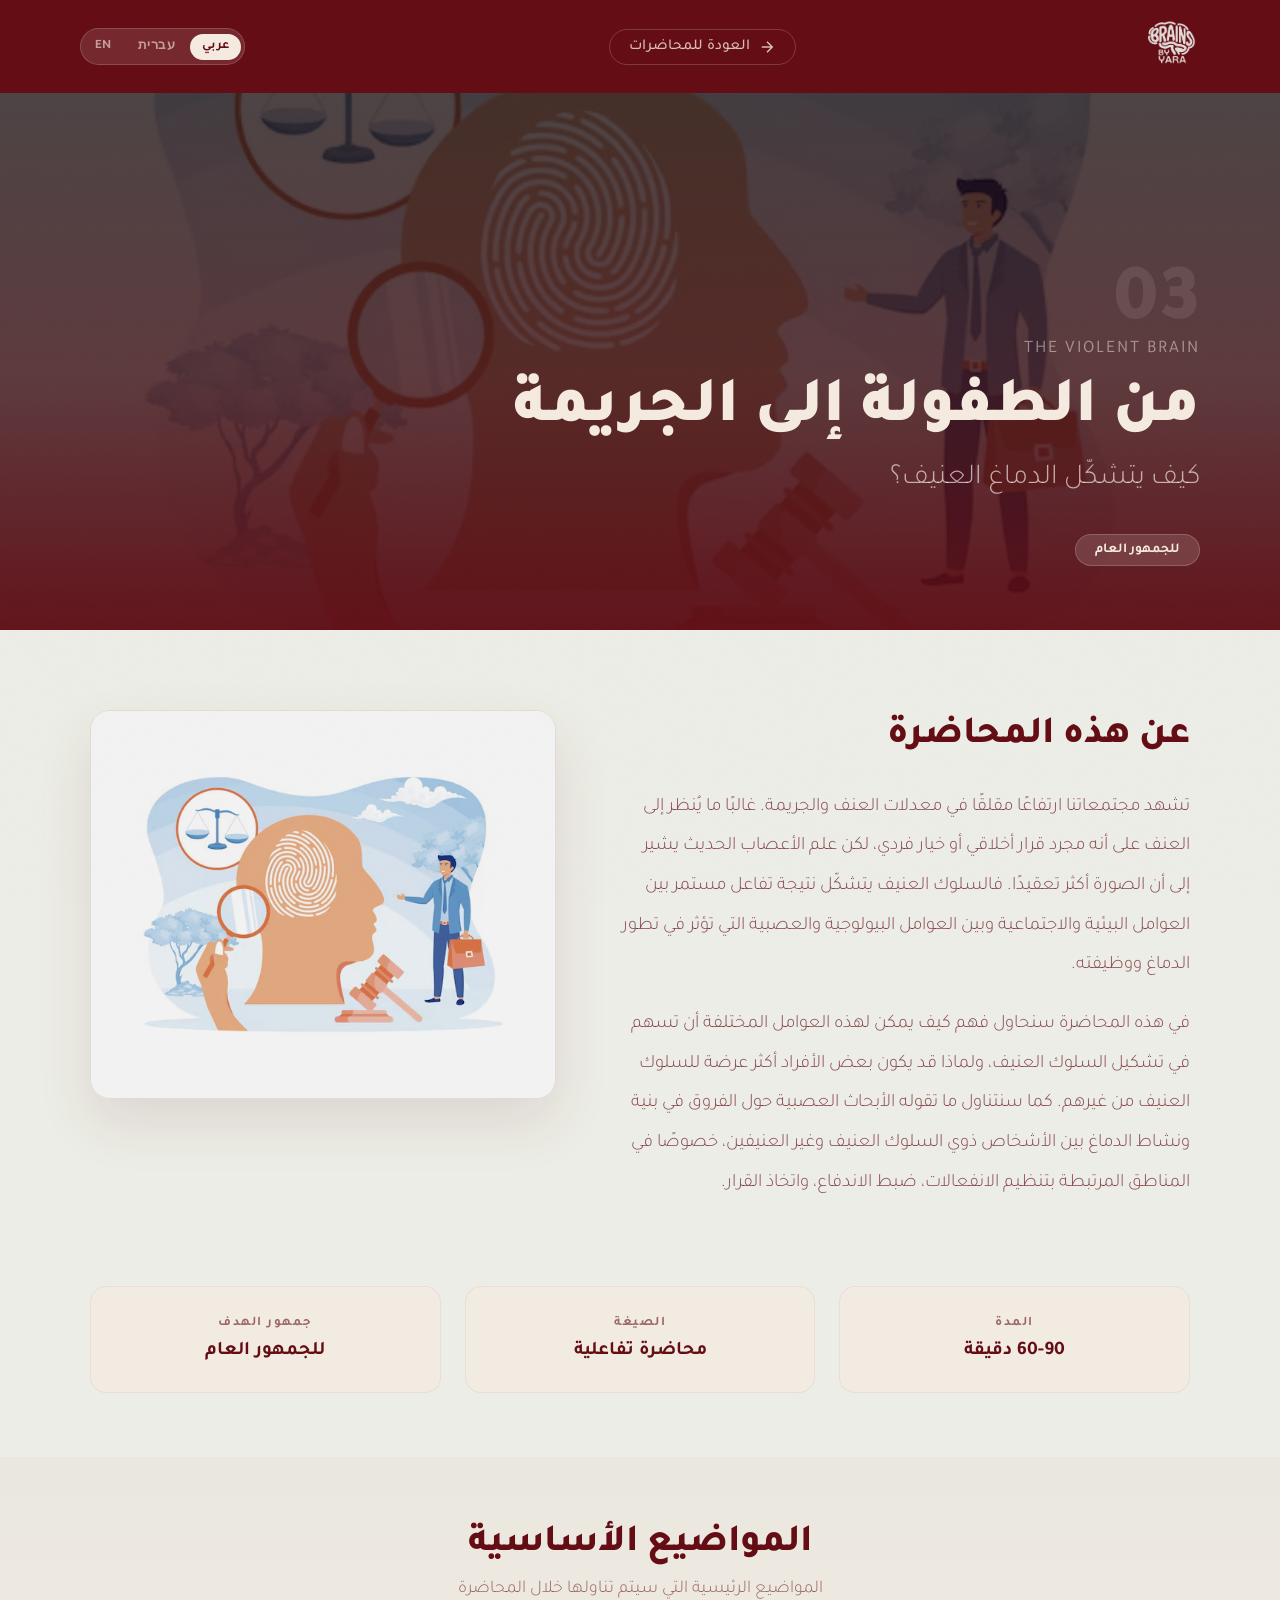
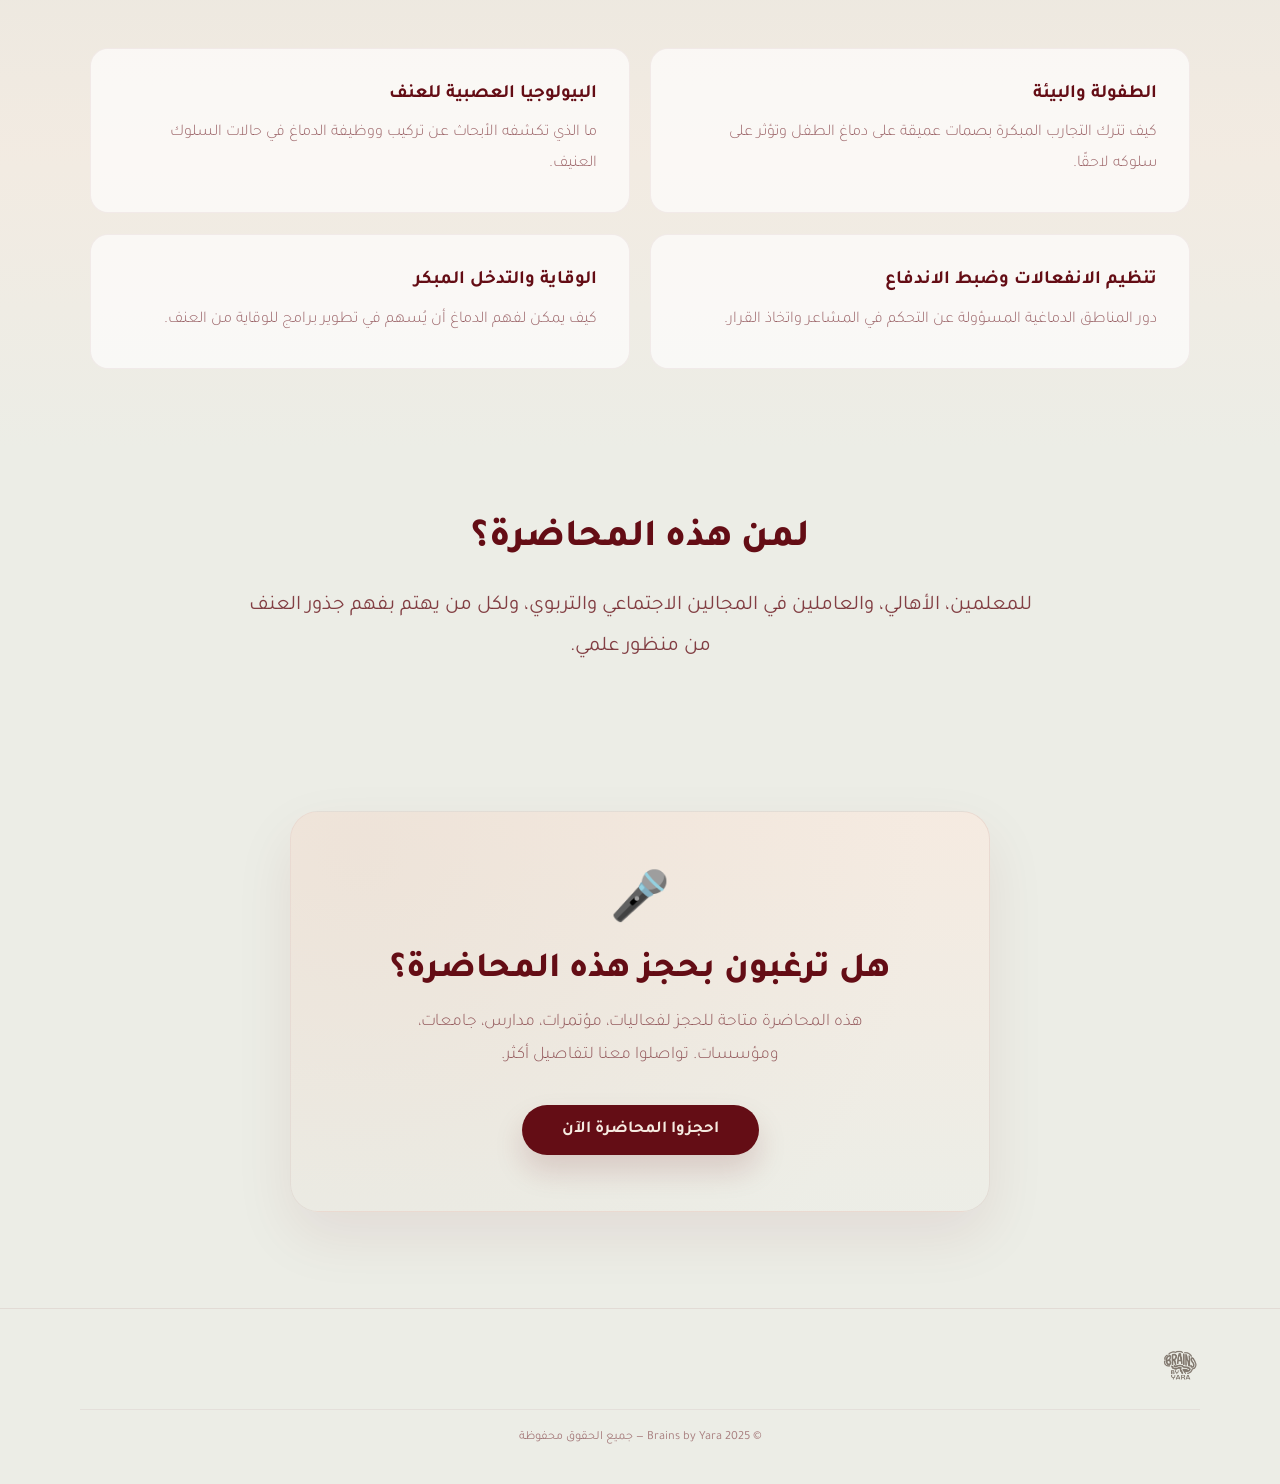
<file: lecture-3.html>
<!DOCTYPE html>
<html lang="ar" dir="rtl">
<head>
    <meta charset="UTF-8">
    <meta name="viewport" content="width=device-width, initial-scale=1.0">
    <title>من الطفولة إلى الجريمة — Brains by Yara</title>
    <meta name="description" content="محاضرة من الطفولة إلى الجريمة مع يارا إغباريّة — كيف يتشكّل السلوك الإجرامي في الدماغ منذ الطفولة؟">
    <meta property="og:type" content="article">
    <meta property="og:title" content="من الطفولة إلى الجريمة — Brains by Yara">
    <meta property="og:description" content="كيف يتشكّل السلوك الإجرامي في الدماغ منذ الطفولة؟">
    <meta property="og:image" content="https://brainsbyara.com/drive-download-20260325T170126Z-1-001/%D8%A7%D9%84%D8%B9%D9%86%D9%81%20%D9%88%D8%A7%D9%84%D8%AC%D8%B1%D9%8A%D9%85%D9%87.avif">
    <meta property="og:url" content="https://brainsbyara.com/lecture-3.html">
    <meta property="og:locale" content="ar_AR">
    <link rel="canonical" href="https://brainsbyara.com/lecture-3.html">
    <link rel="icon" type="image/png" href="Yara_logo_Sand.png">
    <link rel="stylesheet" href="i18n.css">
    <link href="https://fonts.googleapis.com/css2?family=Tajawal:wght@200;300;400;500;700;800;900&family=Heebo:wght@300;400;500;700;800;900&family=Inter:wght@300;400;500;600;700;800;900&display=swap" rel="stylesheet">
    <style>
        :root { --brown:#640D15; --khaki:#D6CBC1; --cream:#F5EAE0; --off-white:#ECEDE6; --near-black:#2f2326; }
        * { margin:0; padding:0; box-sizing:border-box; }
        html { scroll-behavior:smooth; }
        body { font-family:'Tajawal',sans-serif; font-size:1.22rem; background:var(--off-white); color:var(--near-black); overflow-x:hidden; }
        body::after { content:''; position:fixed; inset:0; z-index:9999; pointer-events:none; opacity:0.012; background-image:url("data:image/svg+xml,%3Csvg viewBox='0 0 256 256' xmlns='http://www.w3.org/2000/svg'%3E%3Cfilter id='n'%3E%3CfeTurbulence type='fractalNoise' baseFrequency='0.9' numOctaves='4' stitchTiles='stitch'/%3E%3C/filter%3E%3Crect width='100%25' height='100%25' filter='url(%23n)'/%3E%3C/svg%3E"); background-repeat:repeat; background-size:180px; }
        .lp-nav { position:fixed; top:0; right:0; left:0; z-index:100; padding:1.2rem 5rem; display:flex; justify-content:space-between; align-items:center; background:var(--brown); transition:all 0.5s cubic-bezier(0.16,1,0.3,1); }
        .lp-nav.scrolled { background:rgba(100,13,21,0.96); backdrop-filter:blur(24px); padding:0.9rem 5rem; box-shadow:0 16px 36px rgba(100,13,21,0.18); }
        .lp-nav-logo img { height:46px; width:auto; opacity:0.92; transition:opacity 0.3s; }
        .lp-nav-logo img:hover { opacity:1; }
        .lp-nav-back { display:flex; align-items:center; gap:0.5rem; text-decoration:none; color:rgba(245,234,224,0.8); font-size:0.95rem; font-weight:500; transition:all 0.3s; padding:0.5rem 1.2rem; border-radius:100px; border:1px solid rgba(245,234,224,0.2); }
        .lp-nav-back:hover { color:var(--cream); border-color:rgba(245,234,224,0.4); background:rgba(245,234,224,0.08); }
        .lp-nav-back svg { transition:transform 0.3s; }
        .lp-nav-back:hover svg { transform:translateX(4px); }
        .lp-hero { position:relative; min-height:70vh; display:flex; align-items:flex-end; overflow:hidden; }
        .lp-hero-bg { position:absolute; inset:0; }
        .lp-hero-bg img { width:100%; height:100%; object-fit:cover; filter:brightness(0.35) saturate(0.6); }
        .lp-hero-bg::after { content:''; position:absolute; inset:0; background:linear-gradient(to top, rgba(100,13,21,0.9) 0%, rgba(100,13,21,0.4) 40%, rgba(0,0,0,0.2) 100%); }
        .lp-hero.corporate-hero .lp-hero-bg::after { background:linear-gradient(to top, rgba(100,13,21,0.95) 0%, rgba(100,13,21,0.6) 40%, rgba(100,13,21,0.3) 100%); }
        .lp-hero-content { position:relative; z-index:2; padding:0 5rem 4rem; max-width:900px; }
        .lp-hero-num { font-size:5rem; font-weight:900; color:rgba(245,234,224,0.1); line-height:1; margin-bottom:-0.5rem; }
        .lp-hero-en { font-size:1.1rem; color:rgba(245,234,224,0.5); letter-spacing:2px; text-transform:uppercase; margin-bottom:0.6rem; }
        .lp-hero h1 { font-size:clamp(2.6rem,5vw,4rem); font-weight:900; color:var(--cream); line-height:1.3; margin-bottom:0.5rem; }
        .lp-hero .lp-hero-sub { font-size:1.8rem; color:rgba(245,234,224,0.7); font-weight:300; }
        .lp-hero-tag { display:inline-block; margin-top:1.2rem; padding:0.4rem 1.2rem; border-radius:100px; font-size:0.85rem; font-weight:600; background:rgba(245,234,224,0.15); color:var(--cream); border:1px solid rgba(245,234,224,0.2); }

        .lp-overview { padding:5rem 5rem 4rem; }
        .lp-overview-inner { max-width:1100px; margin:0 auto; display:grid; grid-template-columns:1.1fr 0.9fr; gap:4rem; align-items:start; }
        .lp-overview-text h2 { font-size:clamp(1.8rem,3vw,2.4rem); font-weight:800; color:var(--brown); margin-bottom:1.5rem; line-height:1.4; }
        .lp-overview-text p { font-size:1.18rem; line-height:2.1; color:rgba(100,13,21,0.72); font-weight:300; margin-bottom:1.2rem; }
        .lp-overview-img { border-radius:20px; overflow:hidden; box-shadow:0 24px 56px rgba(100,13,21,0.1); border:1px solid rgba(100,13,21,0.08); }
        .lp-overview-img img { width:100%; height:100%; object-fit:cover; display:block; filter:brightness(0.95) saturate(0.85); transition:all 0.6s; }
        .lp-overview-img:hover img { filter:brightness(1) saturate(1); transform:scale(1.03); }
        .lp-details { padding:0 5rem 4rem; }
        .lp-details-inner { max-width:1100px; margin:0 auto; display:grid; grid-template-columns:repeat(3,1fr); gap:1.5rem; }
        .lp-detail-card { background:rgba(245,234,224,0.6); border:1px solid rgba(100,13,21,0.06); border-radius:16px; padding:1.8rem; text-align:center; transition:all 0.4s; }
        .lp-detail-card:hover { transform:translateY(-4px); box-shadow:0 16px 36px rgba(100,13,21,0.08); }
        .lp-detail-card .detail-label { font-size:0.82rem; font-weight:600; color:var(--brown); opacity:0.6; text-transform:uppercase; letter-spacing:1.5px; margin-bottom:0.5rem; }
        .lp-detail-card .detail-value { font-size:1.2rem; font-weight:700; color:var(--brown); }
        .lp-topics { padding:4rem 5rem 5rem; background:linear-gradient(180deg, rgba(225,213,201,0.25) 0%, rgba(245,234,224,0.7) 50%, rgba(236,237,230,0.5) 100%); }
        .lp-topics-inner { max-width:1100px; margin:0 auto; }
        .lp-topics h2 { font-size:clamp(1.8rem,3vw,2.4rem); font-weight:800; color:var(--brown); text-align:center; margin-bottom:0.6rem; }
        .lp-topics-sub { text-align:center; font-size:1.12rem; color:rgba(100,13,21,0.6); font-weight:300; margin-bottom:3rem; max-width:550px; margin-left:auto; margin-right:auto; }
        .lp-topics-grid { display:grid; grid-template-columns:1fr 1fr; gap:1.3rem; }
        .lp-topic-card { background:rgba(255,255,255,0.65); border:1px solid rgba(100,13,21,0.06); border-radius:18px; padding:2rem; transition:all 0.5s cubic-bezier(0.16,1,0.3,1); position:relative; overflow:hidden; }
        .lp-topic-card:hover { transform:translateY(-5px); background:rgba(255,255,255,0.9); box-shadow:0 20px 48px rgba(100,13,21,0.08); border-color:rgba(100,13,21,0.12); }
        .lp-topic-icon { font-size:2.2rem; margin-bottom:1rem; display:block; }
        .lp-topic-card h3 { font-size:1.18rem; font-weight:700; color:var(--brown); margin-bottom:0.6rem; line-height:1.5; }
        .lp-topic-card p { font-size:1.02rem; line-height:1.9; color:rgba(100,13,21,0.62); font-weight:300; }
        .lp-audience { padding:4rem 5rem 5rem; }
        .lp-audience-inner { max-width:800px; margin:0 auto; text-align:center; }
        .lp-audience-img { border-radius:20px; overflow:hidden; box-shadow:0 24px 56px rgba(100,13,21,0.1); border:1px solid rgba(100,13,21,0.08); }
        .lp-audience-img img { width:100%; display:block; filter:brightness(0.95) saturate(0.85); transition:all 0.6s; }
        .lp-audience-img:hover img { filter:brightness(1) saturate(1); transform:scale(1.03); }
        .lp-audience-text h2 { font-size:clamp(1.8rem,3vw,2.4rem); font-weight:800; color:var(--brown); margin-bottom:1.2rem; line-height:1.4; text-align:center; }
        .lp-audience-text p { font-size:1.3rem; line-height:1.95; color:rgba(100,13,21,0.78); font-weight:400; text-align:center; }
        .lp-cta { padding:4rem 5rem 6rem; }
        .lp-cta-inner { max-width:700px; margin:0 auto; text-align:center; background:linear-gradient(180deg, rgba(245,234,224,0.98) 0%, rgba(236,237,230,0.98) 100%); border-radius:28px; padding:3.5rem; border:1px solid rgba(100,13,21,0.08); box-shadow:0 24px 60px rgba(100,13,21,0.08); position:relative; overflow:hidden; }
        .lp-cta-inner::before { content:''; position:absolute; top:-50%; left:-50%; width:200%; height:200%; background:radial-gradient(circle at 30% 30%, rgba(225,213,201,0.35), transparent 50%); }
        .lp-cta-icon { font-size:3rem; margin-bottom:1rem; position:relative; z-index:2; }
        .lp-cta-inner h2 { position:relative; z-index:2; font-size:clamp(1.6rem,3vw,2.2rem); font-weight:800; color:var(--brown); margin-bottom:0.8rem; }
        .lp-cta-inner p { position:relative; z-index:2; font-size:1.1rem; line-height:1.9; color:rgba(100,13,21,0.65); font-weight:300; margin-bottom:2rem; max-width:480px; margin-left:auto; margin-right:auto; }
        .lp-cta-btn { position:relative; z-index:2; display:inline-block; padding:0.95rem 2.5rem; background:var(--brown); color:var(--cream); border-radius:100px; text-decoration:none; font-weight:700; font-size:1.05rem; transition:all 0.4s cubic-bezier(0.16,1,0.3,1); box-shadow:0 16px 30px rgba(100,13,21,0.15); }
        .lp-cta-btn:hover { transform:translateY(-3px); box-shadow:0 20px 40px rgba(100,13,21,0.22); background:#7a1520; }
        .lp-cta-btn.secondary { background:transparent; color:var(--brown); border:2px solid rgba(100,13,21,0.2); box-shadow:none; }
        .lp-cta-btn.secondary:hover { background:rgba(100,13,21,0.06); border-color:rgba(100,13,21,0.35); box-shadow:0 12px 28px rgba(100,13,21,0.08); }
        .lp-footer { padding:2.5rem 5rem; border-top:1px solid rgba(100,13,21,0.08); color:rgba(100,13,21,0.5); }
        .lp-footer-inner { display:flex; justify-content:space-between; align-items:center; }
        .lp-footer-logo img { height:32px; width:auto; filter:brightness(0.35) saturate(1.2) sepia(0.6) hue-rotate(-15deg); opacity:0.8; }
        .lp-footer-copy { text-align:center; padding-top:1.2rem; margin-top:1.2rem; border-top:1px solid rgba(100,13,21,0.06); font-size:0.78rem; }
        .reveal { opacity:0; transform:translateY(50px); transition:opacity 0.9s cubic-bezier(0.16,1,0.3,1), transform 0.9s cubic-bezier(0.16,1,0.3,1); }
        .reveal.active { opacity:1; transform:translateY(0); }
        .reveal-scale { opacity:0; transform:scale(0.92); transition:opacity 0.9s cubic-bezier(0.16,1,0.3,1), transform 0.9s cubic-bezier(0.16,1,0.3,1); }
        .reveal-scale.active { opacity:1; transform:scale(1); }
        .stagger-1 { transition-delay:0.05s; } .stagger-2 { transition-delay:0.15s; }
        .stagger-3 { transition-delay:0.25s; } .stagger-4 { transition-delay:0.35s; }
        @media (max-width:1024px) {
            .lp-nav { padding:1rem 2rem; }
            .lp-hero-content { padding:0 2rem 3rem; }
            .lp-overview { padding:3.5rem 2rem; }
            .lp-overview-inner { grid-template-columns:1fr; gap:2rem; }
            .lp-details { padding:0 2rem 3rem; }
            .lp-details-inner { grid-template-columns:1fr; }
            .lp-topics { padding:3rem 2rem; }
            .lp-topics-grid { grid-template-columns:1fr; }
            .lp-audience { padding:3rem 2rem; }
            .lp-audience-inner { gap:2rem; }
            .lp-cta { padding:3rem 2rem; }
            .lp-cta-inner { padding:2.5rem 1.8rem; }
            .lp-footer { padding:2rem 2rem; }
            .lp-footer-inner { flex-direction:column; gap:1rem; }
        }
        @media (max-width:600px) {
            .lp-hero { min-height:55vh; }
            .lp-hero h1 { font-size:2rem; }
        }
    </style>
</head>
<body>
<nav class="lp-nav" id="lpNav">
    <a href="index.html" class="lp-nav-logo"><img src="Yara_logo_Sand.png" alt="Brains by Yara"></a>
    <a href="index.html#lectures" class="lp-nav-back"><svg width="18" height="18" viewBox="0 0 24 24" fill="none" stroke="currentColor" stroke-width="2"><path d="M5 12h14M12 5l7 7-7 7"/></svg><span data-i18n="lp.back">العودة للمحاضرات</span></a><div class="lang-switcher" style="margin-inline-start:1rem;">
        <button data-lang-btn="ar">عربي</button>
        <button data-lang-btn="he">עברית</button>
        <button data-lang-btn="en">EN</button>
    </div>
</nav>
<section class="lp-hero">
    <div class="lp-hero-bg"><img src="drive-download-20260325T170126Z-1-001/العنف والجريمه.avif" alt="من الطفولة إلى الجريمة"></div>
    <div class="lp-hero-content">
        <div class="lp-hero-num">03</div>
        <div class="lp-hero-en">The Violent Brain</div>
        <h1 data-i18n="l3.title">من الطفولة إلى الجريمة</h1>
        <div class="lp-hero-sub" data-i18n="l3.subtitle">كيف يتشكّل الدماغ العنيف؟</div>
        <div style="margin-top:1.2rem;"><span class="lp-hero-tag" data-i18n="tag.public">للجمهور العام</span></div>
    </div>
</section>
<section class="lp-overview">
    <div class="lp-overview-inner">
        <div class="lp-overview-text reveal">
            <h2 data-i18n="lp.overview.title">عن هذه المحاضرة</h2>
            <p data-i18n="l3.overview.1">تشهد مجتمعاتنا ارتفاعًا مقلقًا في معدلات العنف والجريمة. غالبًا ما يُنظر إلى العنف على أنه مجرد قرار أخلاقي أو خيار فردي، لكن علم الأعصاب الحديث يشير إلى أن الصورة أكثر تعقيدًا. فالسلوك العنيف يتشكّل نتيجة تفاعل مستمر بين العوامل البيئية والاجتماعية وبين العوامل البيولوجية والعصبية التي تؤثر في تطور الدماغ ووظيفته.</p>
            <p data-i18n="l3.overview.2">في هذه المحاضرة سنحاول فهم كيف يمكن لهذه العوامل المختلفة أن تسهم في تشكيل السلوك العنيف، ولماذا قد يكون بعض الأفراد أكثر عرضة للسلوك العنيف من غيرهم. كما سنتناول ما تقوله الأبحاث العصبية حول الفروق في بنية ونشاط الدماغ بين الأشخاص ذوي السلوك العنيف وغير العنيفين، خصوصًا في المناطق المرتبطة بتنظيم الانفعالات، ضبط الاندفاع، واتخاذ القرار.</p>
        </div>
        <div class="lp-overview-img reveal stagger-2"><img src="drive-download-20260325T170126Z-1-001/العنف والجريمه.avif" alt="من الطفولة إلى الجريمة"></div>
    </div>
</section>
<section class="lp-details">
    <div class="lp-details-inner">
        <div class="lp-detail-card reveal stagger-1"><div class="detail-label" data-i18n="lp.detail.duration">المدة</div><div class="detail-value" data-i18n="lp.detail.duration.val">60-90 دقيقة</div></div>
        <div class="lp-detail-card reveal stagger-2"><div class="detail-label" data-i18n="lp.detail.format">الصيغة</div><div class="detail-value" data-i18n="lp.detail.format.val">محاضرة تفاعلية</div></div>
        <div class="lp-detail-card reveal stagger-3"><div class="detail-label" data-i18n="lp.detail.audience">جمهور الهدف</div><div class="detail-value" data-i18n="tag.public">للجمهور العام</div></div>
    </div>
</section>
<section class="lp-topics">
    <div class="lp-topics-inner">
        <h2 class="reveal" data-i18n="lp.topics.title">محاور المحاضرة</h2>
        <p class="lp-topics-sub reveal" data-i18n="lp.topics.subtitle">المواضيع الرئيسية التي سيتم تناولها خلال المحاضرة</p>
        <div class="lp-topics-grid">
            <div class="lp-topic-card reveal stagger-1"><h3 data-i18n="l3.t1.h">أكثر من «قرار» أو «خيار»</h3><p data-i18n="l3.t1.b">لماذا لا يكفي النظر إلى العنف كمسألة أخلاقية فقط، وما الذي تضيفه قراءة علم الأعصاب.</p></div>
            <div class="lp-topic-card reveal stagger-2"><h3 data-i18n="l3.t2.h">تفاعل البيئة والبيولوجيا</h3><p data-i18n="l3.t2.b">كيف تندمج العوامل الاجتماعية والبيئية مع العوامل العصبية في تشكيل السلوك عبر الزمن.</p></div>
            <div class="lp-topic-card reveal stagger-3"><h3 data-i18n="l3.t3.h">العرضة والاختلاف الفردي</h3><p data-i18n="l3.t3.b">لماذا قد يتأثر أشخاص مختلفون بشكل مختلف حتى داخل ظروف متشابهة.</p></div>
            <div class="lp-topic-card reveal stagger-4"><h3 data-i18n="l3.t4.h">ماذا تقول الأبحاث عن الدماغ؟</h3><p data-i18n="l3.t4.b">نظرة على الفروق المحتملة في بنية ونشاط الدماغ بين سياقات مختلفة، مع التركيز على الانفعال والاندفاع والقرار.</p></div></div>
    </div>
</section>
<section class="lp-audience">
    <div class="lp-audience-inner">
<div class="lp-audience-text reveal stagger-2"><h2 data-i18n="lp.audience.title">لمن هذه المحاضرة؟</h2><p data-i18n="l3.audience">هذه المحاضرة موجّهة للجمهور العام وبشكل خاص للعاملين في المجال الاجتماعي والتربوي، والمعلمين، وأولياء الأمور.</p></div>
    </div>
</section>
<section class="lp-cta"><div class="lp-cta-inner reveal-scale"><div class="lp-cta-icon">🎤</div><h2 data-i18n="lp.cta.host">هل ترغبون بحجز هذه المحاضرة؟</h2><p data-i18n="lp.cta.host.body">هذه المحاضرة متاحة للحجز لفعاليات، مؤتمرات، مدارس، جامعات، ومؤسسات. تواصلوا معنا لتفاصيل أكثر.</p><a href="index.html#contact" class="lp-cta-btn" data-i18n="lp.cta.book">احجزوا المحاضرة الآن</a></div></section>
<footer class="lp-footer">
    <div class="lp-footer-inner"><div class="lp-footer-logo"><img src="Yara_logo_Sand.png" alt="Brains by Yara"></div></div>
    <div class="lp-footer-copy" data-i18n="footer.copy">&copy; 2025 Brains by Yara — جميع الحقوق محفوظة</div>
</footer>
<script>
    const nav = document.getElementById('lpNav');
    window.addEventListener('scroll', () => nav.classList.toggle('scrolled', window.scrollY > 50));
    const allReveals = document.querySelectorAll('.reveal, .reveal-scale');
    const revObs = new IntersectionObserver(entries => {
        entries.forEach(e => { if (e.isIntersecting) { e.target.classList.add('active'); revObs.unobserve(e.target); } });
    }, { threshold: 0.07, rootMargin: '0px 0px -50px 0px' });
    allReveals.forEach(el => revObs.observe(el));
</script>
<script src="i18n.js"></script>
</body>
</html>
</file>
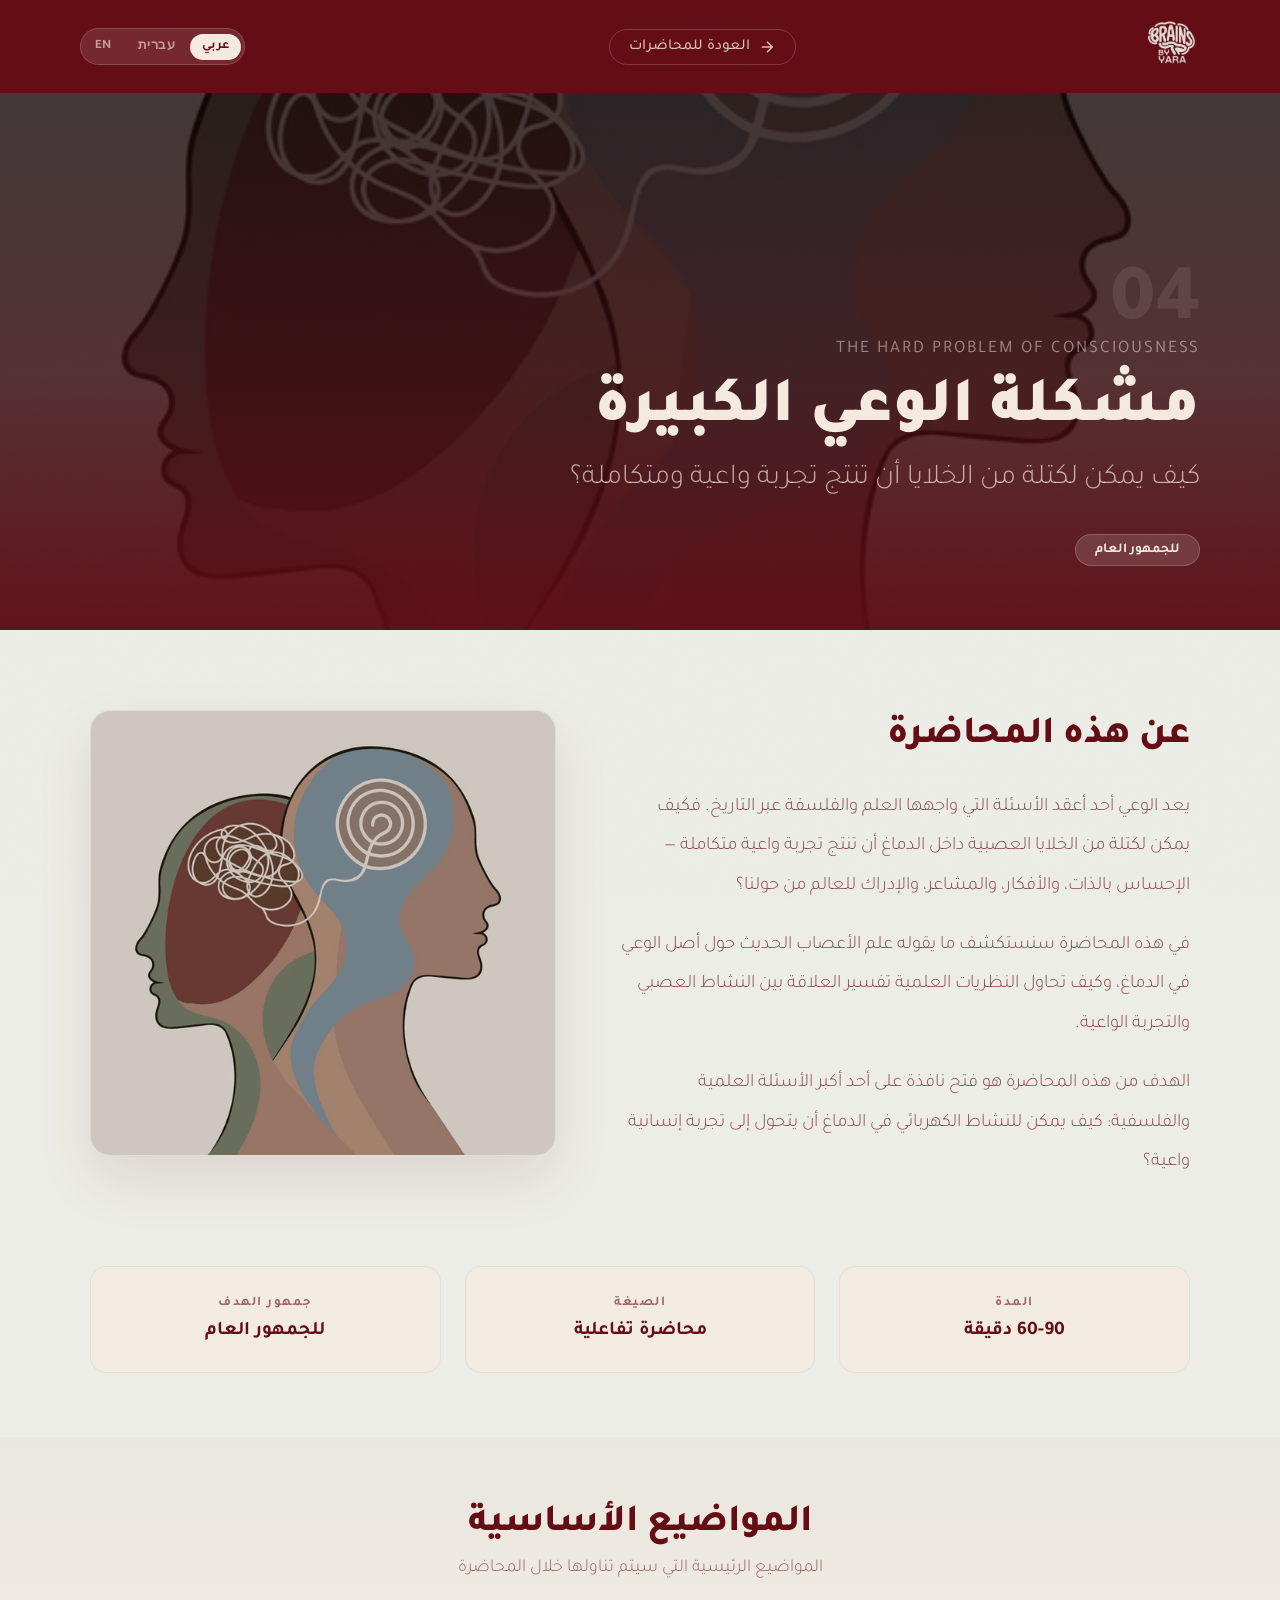
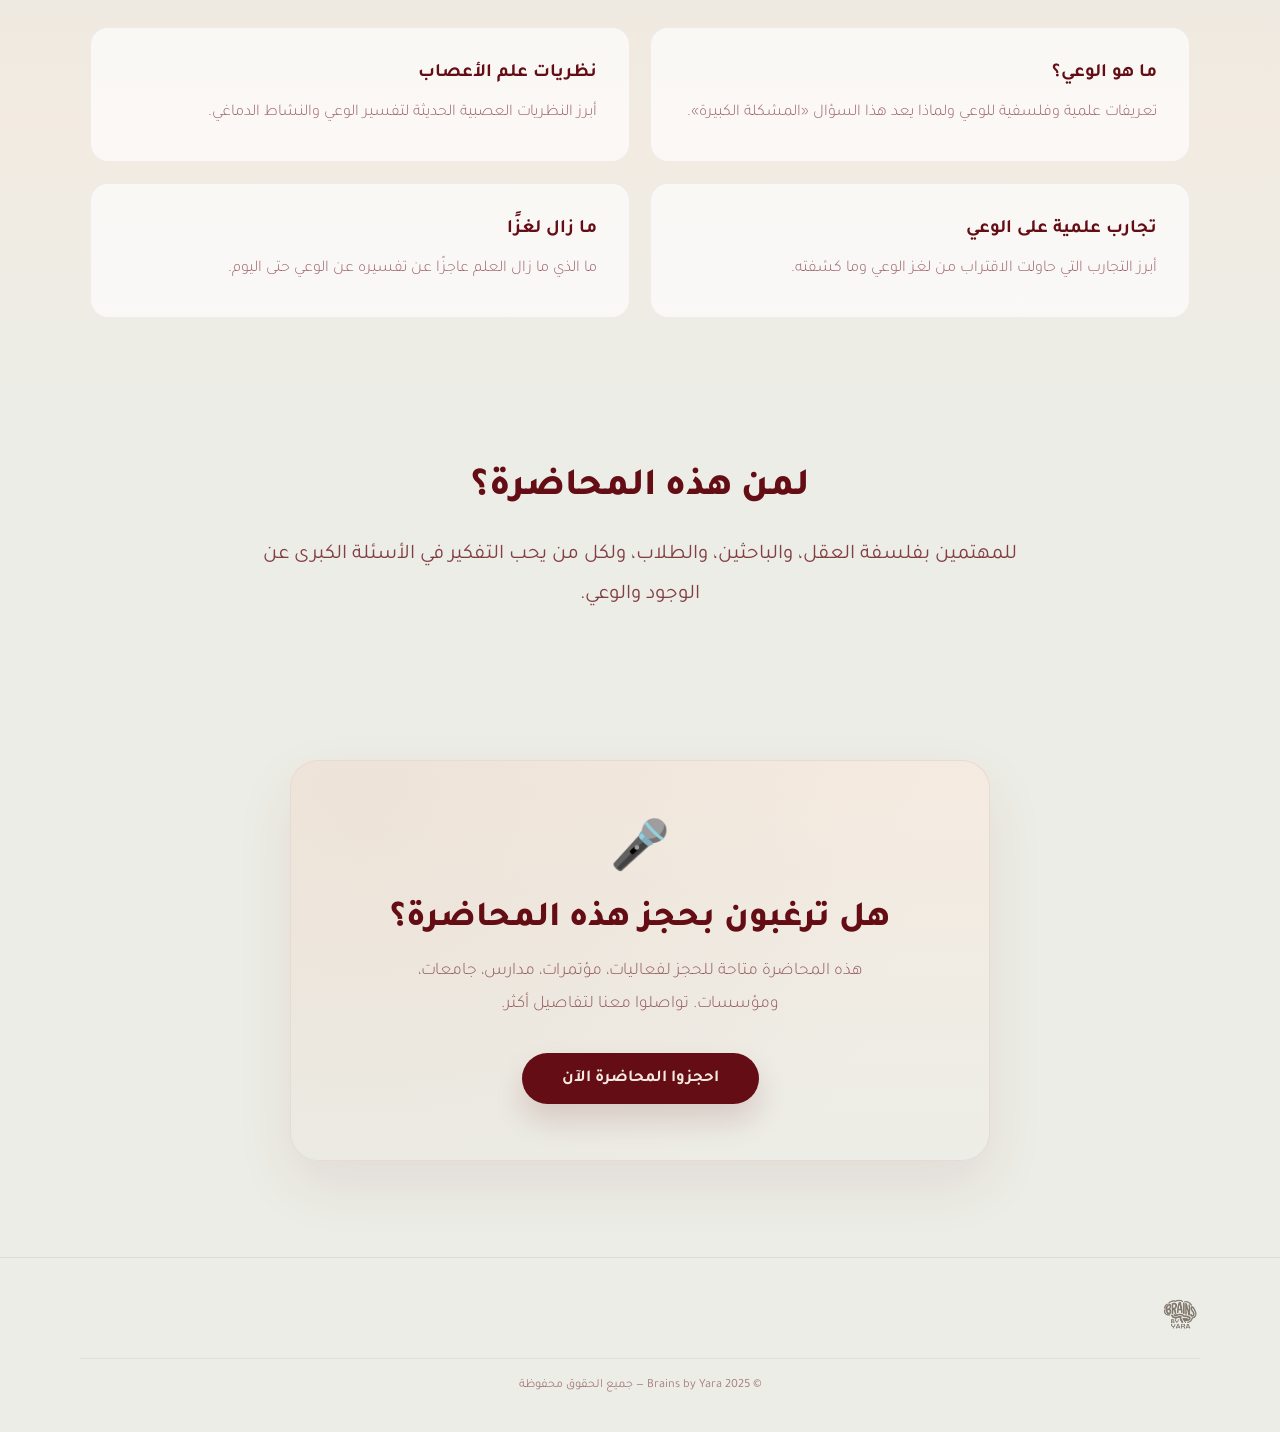
<file: lecture-4.html>
<!DOCTYPE html>
<html lang="ar" dir="rtl">
<head>
    <meta charset="UTF-8">
    <meta name="viewport" content="width=device-width, initial-scale=1.0">
    <title>مشكلة الوعي الكبيرة — Brains by Yara</title>
    <meta name="description" content="محاضرة مشكلة الوعي الكبيرة مع يارا إغباريّة — ما هو الوعي ولماذا يعجز العلم عن تفسيره حتى الآن؟">
    <meta property="og:type" content="article">
    <meta property="og:title" content="مشكلة الوعي الكبيرة — Brains by Yara">
    <meta property="og:description" content="ما هو الوعي ولماذا يعجز العلم عن تفسيره حتى الآن؟">
    <meta property="og:image" content="https://brainsbyara.com/drive-download-20260325T170126Z-1-001/%D9%85%D8%B4%D9%83%D9%84%D8%A9%20%D8%A7%D9%84%D9%88%D8%B9%D9%8A%20%D8%A7%D9%84%D9%83%D8%A8%D9%8A%D8%B1%D9%87.webp">
    <meta property="og:url" content="https://brainsbyara.com/lecture-4.html">
    <meta property="og:locale" content="ar_AR">
    <link rel="canonical" href="https://brainsbyara.com/lecture-4.html">
    <link rel="icon" type="image/png" href="Yara_logo_Sand.png">
    <link rel="stylesheet" href="i18n.css">
    <link href="https://fonts.googleapis.com/css2?family=Tajawal:wght@200;300;400;500;700;800;900&family=Heebo:wght@300;400;500;700;800;900&family=Inter:wght@300;400;500;600;700;800;900&display=swap" rel="stylesheet">
    <style>
        :root { --brown:#640D15; --khaki:#D6CBC1; --cream:#F5EAE0; --off-white:#ECEDE6; --near-black:#2f2326; }
        * { margin:0; padding:0; box-sizing:border-box; }
        html { scroll-behavior:smooth; }
        body { font-family:'Tajawal',sans-serif; font-size:1.22rem; background:var(--off-white); color:var(--near-black); overflow-x:hidden; }
        body::after { content:''; position:fixed; inset:0; z-index:9999; pointer-events:none; opacity:0.012; background-image:url("data:image/svg+xml,%3Csvg viewBox='0 0 256 256' xmlns='http://www.w3.org/2000/svg'%3E%3Cfilter id='n'%3E%3CfeTurbulence type='fractalNoise' baseFrequency='0.9' numOctaves='4' stitchTiles='stitch'/%3E%3C/filter%3E%3Crect width='100%25' height='100%25' filter='url(%23n)'/%3E%3C/svg%3E"); background-repeat:repeat; background-size:180px; }
        .lp-nav { position:fixed; top:0; right:0; left:0; z-index:100; padding:1.2rem 5rem; display:flex; justify-content:space-between; align-items:center; background:var(--brown); transition:all 0.5s cubic-bezier(0.16,1,0.3,1); }
        .lp-nav.scrolled { background:rgba(100,13,21,0.96); backdrop-filter:blur(24px); padding:0.9rem 5rem; box-shadow:0 16px 36px rgba(100,13,21,0.18); }
        .lp-nav-logo img { height:46px; width:auto; opacity:0.92; transition:opacity 0.3s; }
        .lp-nav-logo img:hover { opacity:1; }
        .lp-nav-back { display:flex; align-items:center; gap:0.5rem; text-decoration:none; color:rgba(245,234,224,0.8); font-size:0.95rem; font-weight:500; transition:all 0.3s; padding:0.5rem 1.2rem; border-radius:100px; border:1px solid rgba(245,234,224,0.2); }
        .lp-nav-back:hover { color:var(--cream); border-color:rgba(245,234,224,0.4); background:rgba(245,234,224,0.08); }
        .lp-nav-back svg { transition:transform 0.3s; }
        .lp-nav-back:hover svg { transform:translateX(4px); }
        .lp-hero { position:relative; min-height:70vh; display:flex; align-items:flex-end; overflow:hidden; }
        .lp-hero-bg { position:absolute; inset:0; }
        .lp-hero-bg img { width:100%; height:100%; object-fit:cover; filter:brightness(0.35) saturate(0.6); }
        .lp-hero-bg::after { content:''; position:absolute; inset:0; background:linear-gradient(to top, rgba(100,13,21,0.9) 0%, rgba(100,13,21,0.4) 40%, rgba(0,0,0,0.2) 100%); }
        .lp-hero.corporate-hero .lp-hero-bg::after { background:linear-gradient(to top, rgba(100,13,21,0.95) 0%, rgba(100,13,21,0.6) 40%, rgba(100,13,21,0.3) 100%); }
        .lp-hero-content { position:relative; z-index:2; padding:0 5rem 4rem; max-width:900px; }
        .lp-hero-num { font-size:5rem; font-weight:900; color:rgba(245,234,224,0.1); line-height:1; margin-bottom:-0.5rem; }
        .lp-hero-en { font-size:1.1rem; color:rgba(245,234,224,0.5); letter-spacing:2px; text-transform:uppercase; margin-bottom:0.6rem; }
        .lp-hero h1 { font-size:clamp(2.6rem,5vw,4rem); font-weight:900; color:var(--cream); line-height:1.3; margin-bottom:0.5rem; }
        .lp-hero .lp-hero-sub { font-size:1.8rem; color:rgba(245,234,224,0.7); font-weight:300; }
        .lp-hero-tag { display:inline-block; margin-top:1.2rem; padding:0.4rem 1.2rem; border-radius:100px; font-size:0.85rem; font-weight:600; background:rgba(245,234,224,0.15); color:var(--cream); border:1px solid rgba(245,234,224,0.2); }

        .lp-overview { padding:5rem 5rem 4rem; }
        .lp-overview-inner { max-width:1100px; margin:0 auto; display:grid; grid-template-columns:1.1fr 0.9fr; gap:4rem; align-items:start; }
        .lp-overview-text h2 { font-size:clamp(1.8rem,3vw,2.4rem); font-weight:800; color:var(--brown); margin-bottom:1.5rem; line-height:1.4; }
        .lp-overview-text p { font-size:1.18rem; line-height:2.1; color:rgba(100,13,21,0.72); font-weight:300; margin-bottom:1.2rem; }
        .lp-overview-img { border-radius:20px; overflow:hidden; box-shadow:0 24px 56px rgba(100,13,21,0.1); border:1px solid rgba(100,13,21,0.08); }
        .lp-overview-img img { width:100%; height:100%; object-fit:cover; display:block; filter:brightness(0.95) saturate(0.85); transition:all 0.6s; }
        .lp-overview-img:hover img { filter:brightness(1) saturate(1); transform:scale(1.03); }
        .lp-details { padding:0 5rem 4rem; }
        .lp-details-inner { max-width:1100px; margin:0 auto; display:grid; grid-template-columns:repeat(3,1fr); gap:1.5rem; }
        .lp-detail-card { background:rgba(245,234,224,0.6); border:1px solid rgba(100,13,21,0.06); border-radius:16px; padding:1.8rem; text-align:center; transition:all 0.4s; }
        .lp-detail-card:hover { transform:translateY(-4px); box-shadow:0 16px 36px rgba(100,13,21,0.08); }
        .lp-detail-card .detail-label { font-size:0.82rem; font-weight:600; color:var(--brown); opacity:0.6; text-transform:uppercase; letter-spacing:1.5px; margin-bottom:0.5rem; }
        .lp-detail-card .detail-value { font-size:1.2rem; font-weight:700; color:var(--brown); }
        .lp-topics { padding:4rem 5rem 5rem; background:linear-gradient(180deg, rgba(225,213,201,0.25) 0%, rgba(245,234,224,0.7) 50%, rgba(236,237,230,0.5) 100%); }
        .lp-topics-inner { max-width:1100px; margin:0 auto; }
        .lp-topics h2 { font-size:clamp(1.8rem,3vw,2.4rem); font-weight:800; color:var(--brown); text-align:center; margin-bottom:0.6rem; }
        .lp-topics-sub { text-align:center; font-size:1.12rem; color:rgba(100,13,21,0.6); font-weight:300; margin-bottom:3rem; max-width:550px; margin-left:auto; margin-right:auto; }
        .lp-topics-grid { display:grid; grid-template-columns:1fr 1fr; gap:1.3rem; }
        .lp-topic-card { background:rgba(255,255,255,0.65); border:1px solid rgba(100,13,21,0.06); border-radius:18px; padding:2rem; transition:all 0.5s cubic-bezier(0.16,1,0.3,1); position:relative; overflow:hidden; }
        .lp-topic-card:hover { transform:translateY(-5px); background:rgba(255,255,255,0.9); box-shadow:0 20px 48px rgba(100,13,21,0.08); border-color:rgba(100,13,21,0.12); }
        .lp-topic-icon { font-size:2.2rem; margin-bottom:1rem; display:block; }
        .lp-topic-card h3 { font-size:1.18rem; font-weight:700; color:var(--brown); margin-bottom:0.6rem; line-height:1.5; }
        .lp-topic-card p { font-size:1.02rem; line-height:1.9; color:rgba(100,13,21,0.62); font-weight:300; }
        .lp-audience { padding:4rem 5rem 5rem; }
        .lp-audience-inner { max-width:800px; margin:0 auto; text-align:center; }
        .lp-audience-img { border-radius:20px; overflow:hidden; box-shadow:0 24px 56px rgba(100,13,21,0.1); border:1px solid rgba(100,13,21,0.08); }
        .lp-audience-img img { width:100%; display:block; filter:brightness(0.95) saturate(0.85); transition:all 0.6s; }
        .lp-audience-img:hover img { filter:brightness(1) saturate(1); transform:scale(1.03); }
        .lp-audience-text h2 { font-size:clamp(1.8rem,3vw,2.4rem); font-weight:800; color:var(--brown); margin-bottom:1.2rem; line-height:1.4; text-align:center; }
        .lp-audience-text p { font-size:1.3rem; line-height:1.95; color:rgba(100,13,21,0.78); font-weight:400; text-align:center; }
        .lp-cta { padding:4rem 5rem 6rem; }
        .lp-cta-inner { max-width:700px; margin:0 auto; text-align:center; background:linear-gradient(180deg, rgba(245,234,224,0.98) 0%, rgba(236,237,230,0.98) 100%); border-radius:28px; padding:3.5rem; border:1px solid rgba(100,13,21,0.08); box-shadow:0 24px 60px rgba(100,13,21,0.08); position:relative; overflow:hidden; }
        .lp-cta-inner::before { content:''; position:absolute; top:-50%; left:-50%; width:200%; height:200%; background:radial-gradient(circle at 30% 30%, rgba(225,213,201,0.35), transparent 50%); }
        .lp-cta-icon { font-size:3rem; margin-bottom:1rem; position:relative; z-index:2; }
        .lp-cta-inner h2 { position:relative; z-index:2; font-size:clamp(1.6rem,3vw,2.2rem); font-weight:800; color:var(--brown); margin-bottom:0.8rem; }
        .lp-cta-inner p { position:relative; z-index:2; font-size:1.1rem; line-height:1.9; color:rgba(100,13,21,0.65); font-weight:300; margin-bottom:2rem; max-width:480px; margin-left:auto; margin-right:auto; }
        .lp-cta-btn { position:relative; z-index:2; display:inline-block; padding:0.95rem 2.5rem; background:var(--brown); color:var(--cream); border-radius:100px; text-decoration:none; font-weight:700; font-size:1.05rem; transition:all 0.4s cubic-bezier(0.16,1,0.3,1); box-shadow:0 16px 30px rgba(100,13,21,0.15); }
        .lp-cta-btn:hover { transform:translateY(-3px); box-shadow:0 20px 40px rgba(100,13,21,0.22); background:#7a1520; }
        .lp-cta-btn.secondary { background:transparent; color:var(--brown); border:2px solid rgba(100,13,21,0.2); box-shadow:none; }
        .lp-cta-btn.secondary:hover { background:rgba(100,13,21,0.06); border-color:rgba(100,13,21,0.35); box-shadow:0 12px 28px rgba(100,13,21,0.08); }
        .lp-footer { padding:2.5rem 5rem; border-top:1px solid rgba(100,13,21,0.08); color:rgba(100,13,21,0.5); }
        .lp-footer-inner { display:flex; justify-content:space-between; align-items:center; }
        .lp-footer-logo img { height:32px; width:auto; filter:brightness(0.35) saturate(1.2) sepia(0.6) hue-rotate(-15deg); opacity:0.8; }
        .lp-footer-copy { text-align:center; padding-top:1.2rem; margin-top:1.2rem; border-top:1px solid rgba(100,13,21,0.06); font-size:0.78rem; }
        .reveal { opacity:0; transform:translateY(50px); transition:opacity 0.9s cubic-bezier(0.16,1,0.3,1), transform 0.9s cubic-bezier(0.16,1,0.3,1); }
        .reveal.active { opacity:1; transform:translateY(0); }
        .reveal-scale { opacity:0; transform:scale(0.92); transition:opacity 0.9s cubic-bezier(0.16,1,0.3,1), transform 0.9s cubic-bezier(0.16,1,0.3,1); }
        .reveal-scale.active { opacity:1; transform:scale(1); }
        .stagger-1 { transition-delay:0.05s; } .stagger-2 { transition-delay:0.15s; }
        .stagger-3 { transition-delay:0.25s; } .stagger-4 { transition-delay:0.35s; }
        @media (max-width:1024px) {
            .lp-nav { padding:1rem 2rem; }
            .lp-hero-content { padding:0 2rem 3rem; }
            .lp-overview { padding:3.5rem 2rem; }
            .lp-overview-inner { grid-template-columns:1fr; gap:2rem; }
            .lp-details { padding:0 2rem 3rem; }
            .lp-details-inner { grid-template-columns:1fr; }
            .lp-topics { padding:3rem 2rem; }
            .lp-topics-grid { grid-template-columns:1fr; }
            .lp-audience { padding:3rem 2rem; }
            .lp-audience-inner { gap:2rem; }
            .lp-cta { padding:3rem 2rem; }
            .lp-cta-inner { padding:2.5rem 1.8rem; }
            .lp-footer { padding:2rem 2rem; }
            .lp-footer-inner { flex-direction:column; gap:1rem; }
        }
        @media (max-width:600px) {
            .lp-hero { min-height:55vh; }
            .lp-hero h1 { font-size:2rem; }
        }
    </style>
</head>
<body>
<nav class="lp-nav" id="lpNav">
    <a href="index.html" class="lp-nav-logo"><img src="Yara_logo_Sand.png" alt="Brains by Yara"></a>
    <a href="index.html#lectures" class="lp-nav-back"><svg width="18" height="18" viewBox="0 0 24 24" fill="none" stroke="currentColor" stroke-width="2"><path d="M5 12h14M12 5l7 7-7 7"/></svg><span data-i18n="lp.back">العودة للمحاضرات</span></a><div class="lang-switcher" style="margin-inline-start:1rem;">
        <button data-lang-btn="ar">عربي</button>
        <button data-lang-btn="he">עברית</button>
        <button data-lang-btn="en">EN</button>
    </div>
</nav>
<section class="lp-hero">
    <div class="lp-hero-bg"><img src="drive-download-20260325T170126Z-1-001/مشكلة الوعي الكبيره.webp" alt="مشكلة الوعي الكبيرة"></div>
    <div class="lp-hero-content">
        <div class="lp-hero-num">04</div>
        <div class="lp-hero-en">The Hard Problem of Consciousness</div>
        <h1 data-i18n="l4.title">مشكلة الوعي الكبيرة</h1>
        <div class="lp-hero-sub" data-i18n="l4.subtitle">كيف يمكن لكتلة من الخلايا أن تنتج تجربة واعية ومتكاملة؟</div>
        <div style="margin-top:1.2rem;"><span class="lp-hero-tag" data-i18n="tag.public">للجمهور العام</span></div>
    </div>
</section>
<section class="lp-overview">
    <div class="lp-overview-inner">
        <div class="lp-overview-text reveal">
            <h2 data-i18n="lp.overview.title">عن هذه المحاضرة</h2>
            <p data-i18n="l4.overview.1">يعد الوعي أحد أعقد الأسئلة التي واجهها العلم والفلسفة عبر التاريخ. فكيف يمكن لكتلة من الخلايا العصبية داخل الدماغ أن تنتج تجربة واعية متكاملة — الإحساس بالذات، والأفكار، والمشاعر، والإدراك للعالم من حولنا؟</p>
            <p data-i18n="l4.overview.2">في هذه المحاضرة سنستكشف ما يقوله علم الأعصاب الحديث حول أصل الوعي في الدماغ، وكيف تحاول النظريات العلمية تفسير العلاقة بين النشاط العصبي والتجربة الواعية. سنتعرّف أيضًا على بعض التجارب العلمية التي حاولت الاقتراب من هذا اللغز، وما الذي ما زال العلم عاجزًا عن تفسيره حتى اليوم.</p>
            <p data-i18n="l4.overview.3">الهدف من هذه المحاضرة هو فتح نافذة على أحد أكبر الأسئلة العلمية والفلسفية: كيف يمكن للنشاط الكهربائي في الدماغ أن يتحول إلى تجربة إنسانية واعية؟</p>
        </div>
        <div class="lp-overview-img reveal stagger-2"><img src="drive-download-20260325T170126Z-1-001/مشكلة الوعي الكبيره.webp" alt="مشكلة الوعي الكبيرة"></div>
    </div>
</section>
<section class="lp-details">
    <div class="lp-details-inner">
        <div class="lp-detail-card reveal stagger-1"><div class="detail-label" data-i18n="lp.detail.duration">المدة</div><div class="detail-value" data-i18n="lp.detail.duration.val">60-90 دقيقة</div></div>
        <div class="lp-detail-card reveal stagger-2"><div class="detail-label" data-i18n="lp.detail.format">الصيغة</div><div class="detail-value" data-i18n="lp.detail.format.val">محاضرة تفاعلية</div></div>
        <div class="lp-detail-card reveal stagger-3"><div class="detail-label" data-i18n="lp.detail.audience">جمهور الهدف</div><div class="detail-value" data-i18n="tag.public">للجمهور العام</div></div>
    </div>
</section>
<section class="lp-topics">
    <div class="lp-topics-inner">
        <h2 class="reveal" data-i18n="lp.topics.title">محاور المحاضرة</h2>
        <p class="lp-topics-sub reveal" data-i18n="lp.topics.subtitle">المواضيع الرئيسية التي سيتم تناولها خلال المحاضرة</p>
        <div class="lp-topics-grid">
            <div class="lp-topic-card reveal stagger-1"><h3 data-i18n="l4.t1.h">من الخلايا إلى التجربة</h3><p data-i18n="l4.t1.b">لماذا يُعد سؤال الوعي صعبًا إلى هذا الحد، وما الذي يحاول علم الأعصاب قياسه فعلًا؟</p></div>
            <div class="lp-topic-card reveal stagger-2"><h3 data-i18n="l4.t2.h">نظريات وتفسيرات معاصرة</h3><p data-i18n="l4.t2.b">كيف تربط النماذج العلمية بين النشاط العصبي والتجربة الذاتية، وأين تتباين الآراء.</p></div>
            <div class="lp-topic-card reveal stagger-3"><h3 data-i18n="l4.t3.h">تجارب ولغز مستمر</h3><p data-i18n="l4.t3.b">أمثلة على تجارب اقتربت من السؤال وحدود ما يمكن استنتاجه منها اليوم.</p></div>
            <div class="lp-topic-card reveal stagger-4"><h3 data-i18n="l4.t4.h">الكهرباء والإنسانية</h3><p data-i18n="l4.t4.b">الصياغة المحورية: كيف يتحول النشاط الكهربائي في الدماغ إلى تجربة واعية؟</p></div></div>
    </div>
</section>
<section class="lp-audience">
    <div class="lp-audience-inner">
<div class="lp-audience-text reveal stagger-2"><h2 data-i18n="lp.audience.title">لمن هذه المحاضرة؟</h2><p data-i18n="l4.audience">هذه المحاضرة مناسبة للجمهور العام ولكل من يهتم بالأسئلة الفلسفية الكبرى وعلم الأعصاب والذكاء الاصطناعي.</p></div>
    </div>
</section>
<section class="lp-cta"><div class="lp-cta-inner reveal-scale"><div class="lp-cta-icon">🎤</div><h2 data-i18n="lp.cta.host">هل ترغبون بحجز هذه المحاضرة؟</h2><p data-i18n="lp.cta.host.body">هذه المحاضرة متاحة للحجز لفعاليات، مؤتمرات، مدارس، جامعات، ومؤسسات. تواصلوا معنا لتفاصيل أكثر.</p><a href="index.html#contact" class="lp-cta-btn" data-i18n="lp.cta.book">احجزوا المحاضرة الآن</a></div></section>
<footer class="lp-footer">
    <div class="lp-footer-inner"><div class="lp-footer-logo"><img src="Yara_logo_Sand.png" alt="Brains by Yara"></div></div>
    <div class="lp-footer-copy" data-i18n="footer.copy">&copy; 2025 Brains by Yara — جميع الحقوق محفوظة</div>
</footer>
<script>
    const nav = document.getElementById('lpNav');
    window.addEventListener('scroll', () => nav.classList.toggle('scrolled', window.scrollY > 50));
    const allReveals = document.querySelectorAll('.reveal, .reveal-scale');
    const revObs = new IntersectionObserver(entries => {
        entries.forEach(e => { if (e.isIntersecting) { e.target.classList.add('active'); revObs.unobserve(e.target); } });
    }, { threshold: 0.07, rootMargin: '0px 0px -50px 0px' });
    allReveals.forEach(el => revObs.observe(el));
</script>
<script src="i18n.js"></script>
</body>
</html>
</file>
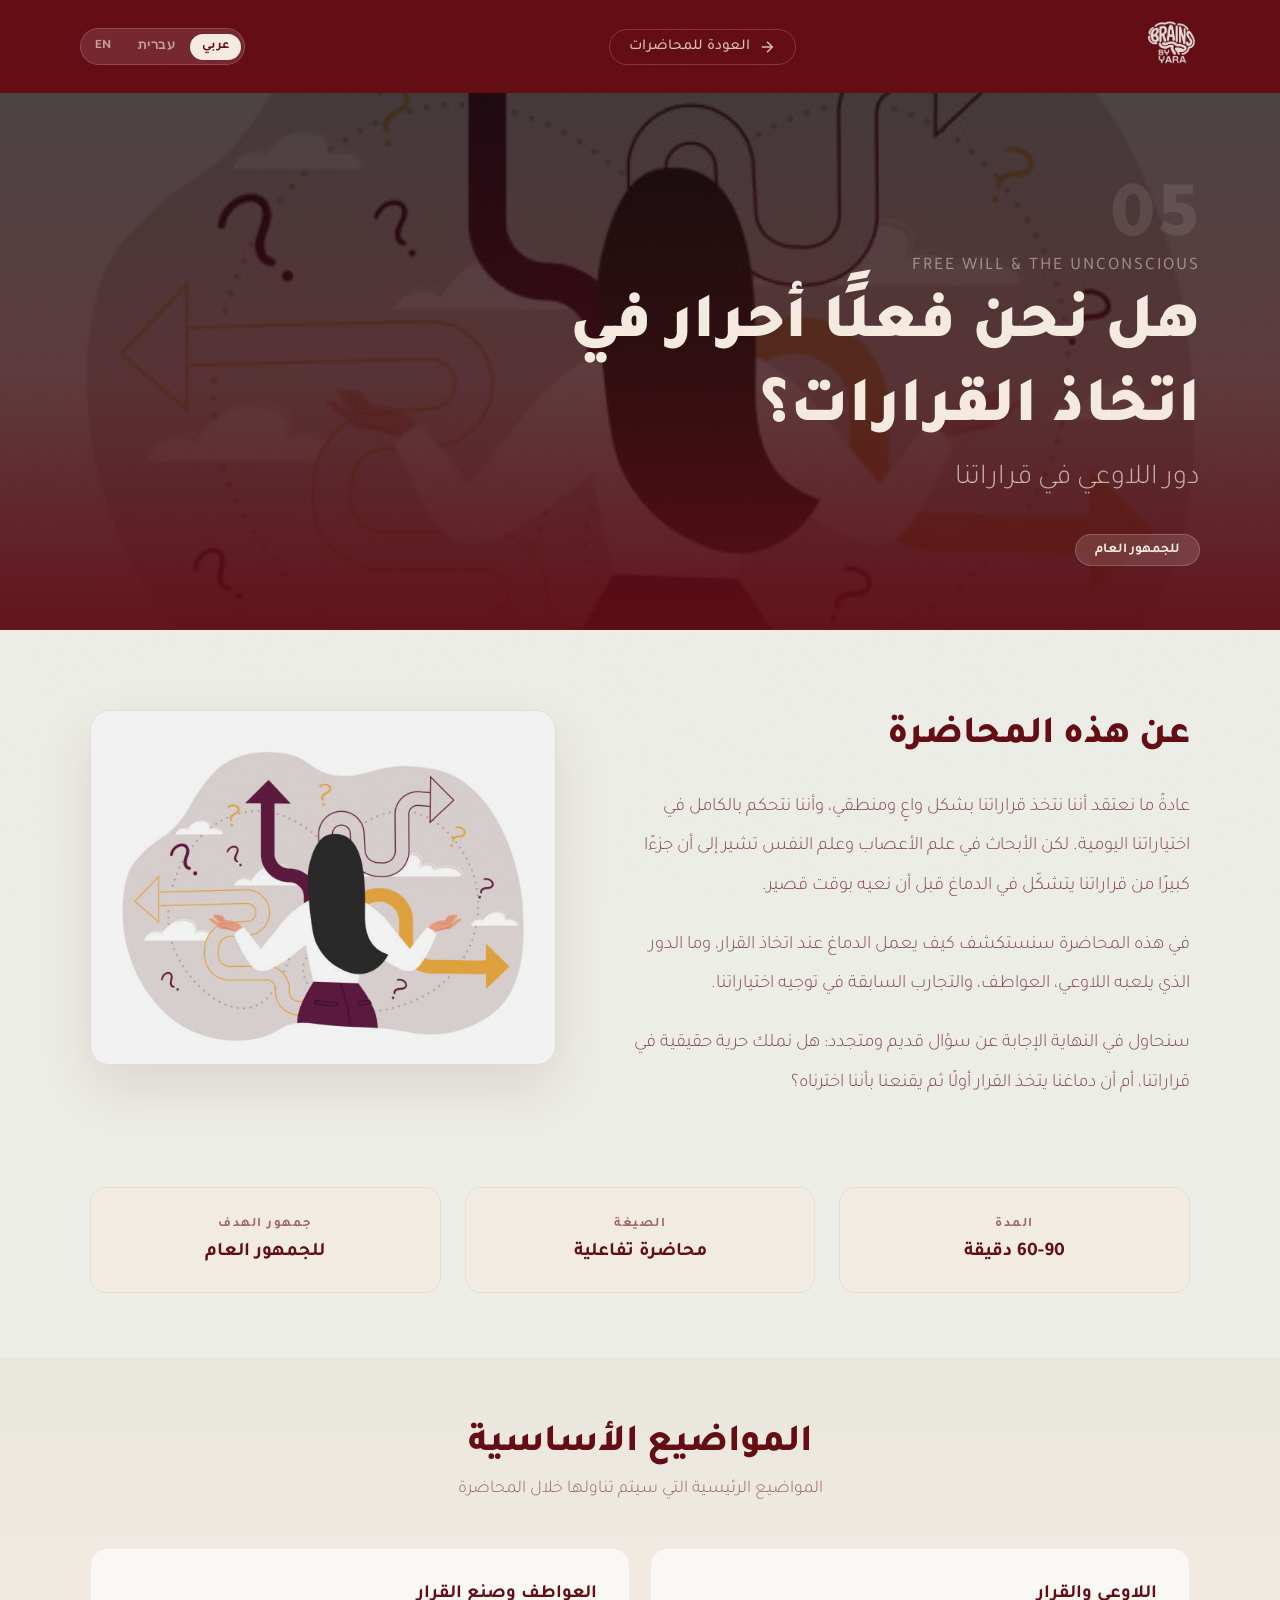
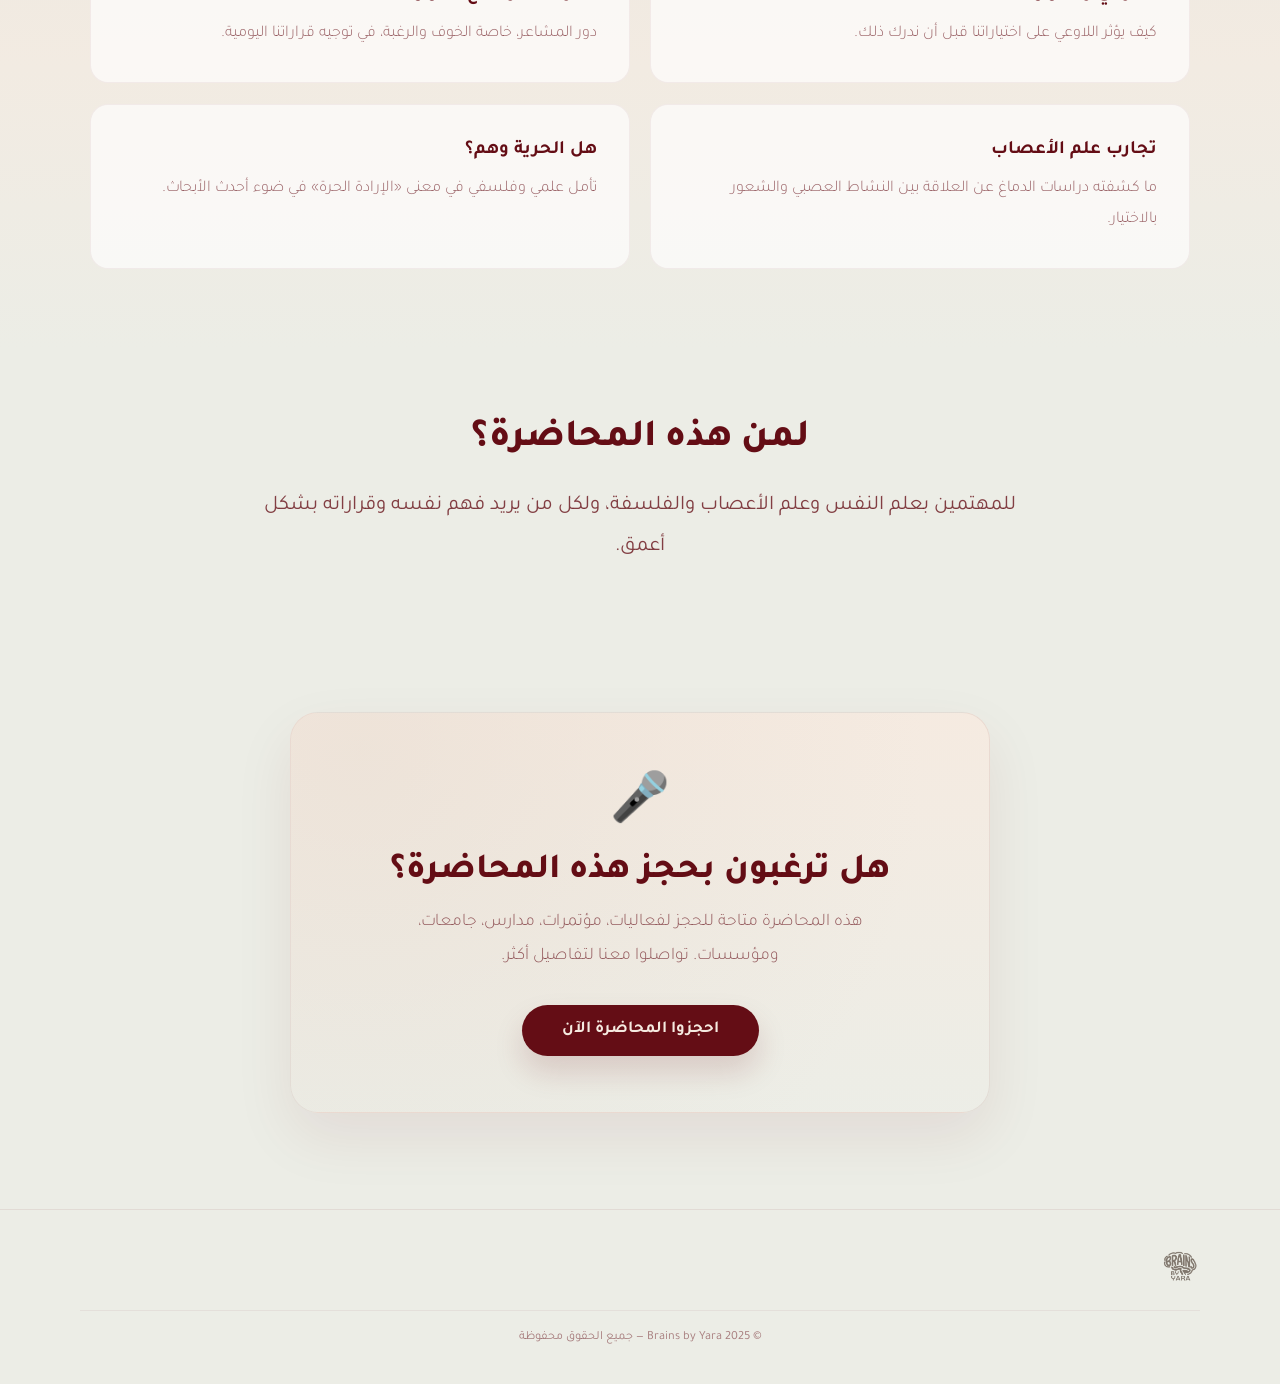
<file: lecture-5.html>
<!DOCTYPE html>
<html lang="ar" dir="rtl">
<head>
    <meta charset="UTF-8">
    <meta name="viewport" content="width=device-width, initial-scale=1.0">
    <title>هل نحن فعلًا أحرار في قراراتنا؟ — Brains by Yara</title>
    <meta name="description" content="محاضرة هل نحن فعلًا أحرار في قراراتنا مع يارا إغباريّة — ماذا يقول علم الأعصاب عن الإرادة الحرة؟">
    <meta property="og:type" content="article">
    <meta property="og:title" content="هل نحن فعلًا أحرار في قراراتنا؟ — Brains by Yara">
    <meta property="og:description" content="ماذا يقول علم الأعصاب عن الإرادة الحرة؟">
    <meta property="og:image" content="https://brainsbyara.com/drive-download-20260325T170126Z-1-001/%D9%87%D9%84%20%D9%86%D8%AD%D9%86%20%D8%A7%D8%AD%D8%B1%D8%A7%D8%B1%20%D8%A8%D9%82%D8%B1%D8%A7%D8%B1%D8%A7%D8%AA%D9%86%D8%A7.jpg">
    <meta property="og:url" content="https://brainsbyara.com/lecture-5.html">
    <meta property="og:locale" content="ar_AR">
    <link rel="canonical" href="https://brainsbyara.com/lecture-5.html">
    <link rel="icon" type="image/png" href="Yara_logo_Sand.png">
    <link rel="stylesheet" href="i18n.css">
    <link href="https://fonts.googleapis.com/css2?family=Tajawal:wght@200;300;400;500;700;800;900&family=Heebo:wght@300;400;500;700;800;900&family=Inter:wght@300;400;500;600;700;800;900&display=swap" rel="stylesheet">
    <style>
        :root { --brown:#640D15; --khaki:#D6CBC1; --cream:#F5EAE0; --off-white:#ECEDE6; --near-black:#2f2326; }
        * { margin:0; padding:0; box-sizing:border-box; }
        html { scroll-behavior:smooth; }
        body { font-family:'Tajawal',sans-serif; font-size:1.22rem; background:var(--off-white); color:var(--near-black); overflow-x:hidden; }
        body::after { content:''; position:fixed; inset:0; z-index:9999; pointer-events:none; opacity:0.012; background-image:url("data:image/svg+xml,%3Csvg viewBox='0 0 256 256' xmlns='http://www.w3.org/2000/svg'%3E%3Cfilter id='n'%3E%3CfeTurbulence type='fractalNoise' baseFrequency='0.9' numOctaves='4' stitchTiles='stitch'/%3E%3C/filter%3E%3Crect width='100%25' height='100%25' filter='url(%23n)'/%3E%3C/svg%3E"); background-repeat:repeat; background-size:180px; }
        .lp-nav { position:fixed; top:0; right:0; left:0; z-index:100; padding:1.2rem 5rem; display:flex; justify-content:space-between; align-items:center; background:var(--brown); transition:all 0.5s cubic-bezier(0.16,1,0.3,1); }
        .lp-nav.scrolled { background:rgba(100,13,21,0.96); backdrop-filter:blur(24px); padding:0.9rem 5rem; box-shadow:0 16px 36px rgba(100,13,21,0.18); }
        .lp-nav-logo img { height:46px; width:auto; opacity:0.92; transition:opacity 0.3s; }
        .lp-nav-logo img:hover { opacity:1; }
        .lp-nav-back { display:flex; align-items:center; gap:0.5rem; text-decoration:none; color:rgba(245,234,224,0.8); font-size:0.95rem; font-weight:500; transition:all 0.3s; padding:0.5rem 1.2rem; border-radius:100px; border:1px solid rgba(245,234,224,0.2); }
        .lp-nav-back:hover { color:var(--cream); border-color:rgba(245,234,224,0.4); background:rgba(245,234,224,0.08); }
        .lp-nav-back svg { transition:transform 0.3s; }
        .lp-nav-back:hover svg { transform:translateX(4px); }
        .lp-hero { position:relative; min-height:70vh; display:flex; align-items:flex-end; overflow:hidden; }
        .lp-hero-bg { position:absolute; inset:0; }
        .lp-hero-bg img { width:100%; height:100%; object-fit:cover; filter:brightness(0.35) saturate(0.6); }
        .lp-hero-bg::after { content:''; position:absolute; inset:0; background:linear-gradient(to top, rgba(100,13,21,0.9) 0%, rgba(100,13,21,0.4) 40%, rgba(0,0,0,0.2) 100%); }
        .lp-hero.corporate-hero .lp-hero-bg::after { background:linear-gradient(to top, rgba(100,13,21,0.95) 0%, rgba(100,13,21,0.6) 40%, rgba(100,13,21,0.3) 100%); }
        .lp-hero-content { position:relative; z-index:2; padding:0 5rem 4rem; max-width:900px; }
        .lp-hero-num { font-size:5rem; font-weight:900; color:rgba(245,234,224,0.1); line-height:1; margin-bottom:-0.5rem; }
        .lp-hero-en { font-size:1.1rem; color:rgba(245,234,224,0.5); letter-spacing:2px; text-transform:uppercase; margin-bottom:0.6rem; }
        .lp-hero h1 { font-size:clamp(2.6rem,5vw,4rem); font-weight:900; color:var(--cream); line-height:1.3; margin-bottom:0.5rem; }
        .lp-hero .lp-hero-sub { font-size:1.8rem; color:rgba(245,234,224,0.7); font-weight:300; }
        .lp-hero-tag { display:inline-block; margin-top:1.2rem; padding:0.4rem 1.2rem; border-radius:100px; font-size:0.85rem; font-weight:600; background:rgba(245,234,224,0.15); color:var(--cream); border:1px solid rgba(245,234,224,0.2); }

        .lp-overview { padding:5rem 5rem 4rem; }
        .lp-overview-inner { max-width:1100px; margin:0 auto; display:grid; grid-template-columns:1.1fr 0.9fr; gap:4rem; align-items:start; }
        .lp-overview-text h2 { font-size:clamp(1.8rem,3vw,2.4rem); font-weight:800; color:var(--brown); margin-bottom:1.5rem; line-height:1.4; }
        .lp-overview-text p { font-size:1.18rem; line-height:2.1; color:rgba(100,13,21,0.72); font-weight:300; margin-bottom:1.2rem; }
        .lp-overview-img { border-radius:20px; overflow:hidden; box-shadow:0 24px 56px rgba(100,13,21,0.1); border:1px solid rgba(100,13,21,0.08); }
        .lp-overview-img img { width:100%; height:100%; object-fit:cover; display:block; filter:brightness(0.95) saturate(0.85); transition:all 0.6s; }
        .lp-overview-img:hover img { filter:brightness(1) saturate(1); transform:scale(1.03); }
        .lp-details { padding:0 5rem 4rem; }
        .lp-details-inner { max-width:1100px; margin:0 auto; display:grid; grid-template-columns:repeat(3,1fr); gap:1.5rem; }
        .lp-detail-card { background:rgba(245,234,224,0.6); border:1px solid rgba(100,13,21,0.06); border-radius:16px; padding:1.8rem; text-align:center; transition:all 0.4s; }
        .lp-detail-card:hover { transform:translateY(-4px); box-shadow:0 16px 36px rgba(100,13,21,0.08); }
        .lp-detail-card .detail-label { font-size:0.82rem; font-weight:600; color:var(--brown); opacity:0.6; text-transform:uppercase; letter-spacing:1.5px; margin-bottom:0.5rem; }
        .lp-detail-card .detail-value { font-size:1.2rem; font-weight:700; color:var(--brown); }
        .lp-topics { padding:4rem 5rem 5rem; background:linear-gradient(180deg, rgba(225,213,201,0.25) 0%, rgba(245,234,224,0.7) 50%, rgba(236,237,230,0.5) 100%); }
        .lp-topics-inner { max-width:1100px; margin:0 auto; }
        .lp-topics h2 { font-size:clamp(1.8rem,3vw,2.4rem); font-weight:800; color:var(--brown); text-align:center; margin-bottom:0.6rem; }
        .lp-topics-sub { text-align:center; font-size:1.12rem; color:rgba(100,13,21,0.6); font-weight:300; margin-bottom:3rem; max-width:550px; margin-left:auto; margin-right:auto; }
        .lp-topics-grid { display:grid; grid-template-columns:1fr 1fr; gap:1.3rem; }
        .lp-topic-card { background:rgba(255,255,255,0.65); border:1px solid rgba(100,13,21,0.06); border-radius:18px; padding:2rem; transition:all 0.5s cubic-bezier(0.16,1,0.3,1); position:relative; overflow:hidden; }
        .lp-topic-card:hover { transform:translateY(-5px); background:rgba(255,255,255,0.9); box-shadow:0 20px 48px rgba(100,13,21,0.08); border-color:rgba(100,13,21,0.12); }
        .lp-topic-icon { font-size:2.2rem; margin-bottom:1rem; display:block; }
        .lp-topic-card h3 { font-size:1.18rem; font-weight:700; color:var(--brown); margin-bottom:0.6rem; line-height:1.5; }
        .lp-topic-card p { font-size:1.02rem; line-height:1.9; color:rgba(100,13,21,0.62); font-weight:300; }
        .lp-audience { padding:4rem 5rem 5rem; }
        .lp-audience-inner { max-width:800px; margin:0 auto; text-align:center; }
        .lp-audience-img { border-radius:20px; overflow:hidden; box-shadow:0 24px 56px rgba(100,13,21,0.1); border:1px solid rgba(100,13,21,0.08); }
        .lp-audience-img img { width:100%; display:block; filter:brightness(0.95) saturate(0.85); transition:all 0.6s; }
        .lp-audience-img:hover img { filter:brightness(1) saturate(1); transform:scale(1.03); }
        .lp-audience-text h2 { font-size:clamp(1.8rem,3vw,2.4rem); font-weight:800; color:var(--brown); margin-bottom:1.2rem; line-height:1.4; text-align:center; }
        .lp-audience-text p { font-size:1.3rem; line-height:1.95; color:rgba(100,13,21,0.78); font-weight:400; text-align:center; }
        .lp-cta { padding:4rem 5rem 6rem; }
        .lp-cta-inner { max-width:700px; margin:0 auto; text-align:center; background:linear-gradient(180deg, rgba(245,234,224,0.98) 0%, rgba(236,237,230,0.98) 100%); border-radius:28px; padding:3.5rem; border:1px solid rgba(100,13,21,0.08); box-shadow:0 24px 60px rgba(100,13,21,0.08); position:relative; overflow:hidden; }
        .lp-cta-inner::before { content:''; position:absolute; top:-50%; left:-50%; width:200%; height:200%; background:radial-gradient(circle at 30% 30%, rgba(225,213,201,0.35), transparent 50%); }
        .lp-cta-icon { font-size:3rem; margin-bottom:1rem; position:relative; z-index:2; }
        .lp-cta-inner h2 { position:relative; z-index:2; font-size:clamp(1.6rem,3vw,2.2rem); font-weight:800; color:var(--brown); margin-bottom:0.8rem; }
        .lp-cta-inner p { position:relative; z-index:2; font-size:1.1rem; line-height:1.9; color:rgba(100,13,21,0.65); font-weight:300; margin-bottom:2rem; max-width:480px; margin-left:auto; margin-right:auto; }
        .lp-cta-btn { position:relative; z-index:2; display:inline-block; padding:0.95rem 2.5rem; background:var(--brown); color:var(--cream); border-radius:100px; text-decoration:none; font-weight:700; font-size:1.05rem; transition:all 0.4s cubic-bezier(0.16,1,0.3,1); box-shadow:0 16px 30px rgba(100,13,21,0.15); }
        .lp-cta-btn:hover { transform:translateY(-3px); box-shadow:0 20px 40px rgba(100,13,21,0.22); background:#7a1520; }
        .lp-cta-btn.secondary { background:transparent; color:var(--brown); border:2px solid rgba(100,13,21,0.2); box-shadow:none; }
        .lp-cta-btn.secondary:hover { background:rgba(100,13,21,0.06); border-color:rgba(100,13,21,0.35); box-shadow:0 12px 28px rgba(100,13,21,0.08); }
        .lp-footer { padding:2.5rem 5rem; border-top:1px solid rgba(100,13,21,0.08); color:rgba(100,13,21,0.5); }
        .lp-footer-inner { display:flex; justify-content:space-between; align-items:center; }
        .lp-footer-logo img { height:32px; width:auto; filter:brightness(0.35) saturate(1.2) sepia(0.6) hue-rotate(-15deg); opacity:0.8; }
        .lp-footer-copy { text-align:center; padding-top:1.2rem; margin-top:1.2rem; border-top:1px solid rgba(100,13,21,0.06); font-size:0.78rem; }
        .reveal { opacity:0; transform:translateY(50px); transition:opacity 0.9s cubic-bezier(0.16,1,0.3,1), transform 0.9s cubic-bezier(0.16,1,0.3,1); }
        .reveal.active { opacity:1; transform:translateY(0); }
        .reveal-scale { opacity:0; transform:scale(0.92); transition:opacity 0.9s cubic-bezier(0.16,1,0.3,1), transform 0.9s cubic-bezier(0.16,1,0.3,1); }
        .reveal-scale.active { opacity:1; transform:scale(1); }
        .stagger-1 { transition-delay:0.05s; } .stagger-2 { transition-delay:0.15s; }
        .stagger-3 { transition-delay:0.25s; } .stagger-4 { transition-delay:0.35s; }
        @media (max-width:1024px) {
            .lp-nav { padding:1rem 2rem; }
            .lp-hero-content { padding:0 2rem 3rem; }
            .lp-overview { padding:3.5rem 2rem; }
            .lp-overview-inner { grid-template-columns:1fr; gap:2rem; }
            .lp-details { padding:0 2rem 3rem; }
            .lp-details-inner { grid-template-columns:1fr; }
            .lp-topics { padding:3rem 2rem; }
            .lp-topics-grid { grid-template-columns:1fr; }
            .lp-audience { padding:3rem 2rem; }
            .lp-audience-inner { gap:2rem; }
            .lp-cta { padding:3rem 2rem; }
            .lp-cta-inner { padding:2.5rem 1.8rem; }
            .lp-footer { padding:2rem 2rem; }
            .lp-footer-inner { flex-direction:column; gap:1rem; }
        }
        @media (max-width:600px) {
            .lp-hero { min-height:55vh; }
            .lp-hero h1 { font-size:2rem; }
        }
    </style>
</head>
<body>
<nav class="lp-nav" id="lpNav">
    <a href="index.html" class="lp-nav-logo"><img src="Yara_logo_Sand.png" alt="Brains by Yara"></a>
    <a href="index.html#lectures" class="lp-nav-back"><svg width="18" height="18" viewBox="0 0 24 24" fill="none" stroke="currentColor" stroke-width="2"><path d="M5 12h14M12 5l7 7-7 7"/></svg><span data-i18n="lp.back">العودة للمحاضرات</span></a><div class="lang-switcher" style="margin-inline-start:1rem;">
        <button data-lang-btn="ar">عربي</button>
        <button data-lang-btn="he">עברית</button>
        <button data-lang-btn="en">EN</button>
    </div>
</nav>
<section class="lp-hero">
    <div class="lp-hero-bg"><img src="drive-download-20260325T170126Z-1-001/هل نحن احرار بقراراتنا.jpg" alt="هل نحن فعلًا أحرار في قراراتنا؟"></div>
    <div class="lp-hero-content">
        <div class="lp-hero-num">05</div>
        <div class="lp-hero-en">Free Will &amp; The Unconscious</div>
        <h1 data-i18n="l5.title">هل نحن فعلًا أحرار في قراراتنا؟</h1>
        <div class="lp-hero-sub" data-i18n="l5.subtitle">دور اللاوعي في اتخاذ القرارات</div>
        <div style="margin-top:1.2rem;"><span class="lp-hero-tag" data-i18n="tag.public">للجمهور العام</span></div>
    </div>
</section>
<section class="lp-overview">
    <div class="lp-overview-inner">
        <div class="lp-overview-text reveal">
            <h2 data-i18n="lp.overview.title">عن هذه المحاضرة</h2>
            <p data-i18n="l5.overview.1">عادةً ما نعتقد أننا نتخذ قراراتنا بشكل واعٍ ومنطقي، وأننا نتحكم بالكامل في اختياراتنا اليومية. لكن الأبحاث في علم الأعصاب وعلم النفس تشير إلى أن جزءًا كبيرًا من قراراتنا يتشكّل في الدماغ قبل أن نعيه بوقت قصير.</p>
            <p data-i18n="l5.overview.2">في هذه المحاضرة سنستكشف كيف يعمل الدماغ عند اتخاذ القرار، وما الدور الذي يلعبه اللاوعي، العواطف، والتجارب السابقة في توجيه اختياراتنا. كما سنتعرّف على ما كشفته الدراسات العصبية حول العلاقة بين النشاط الدماغي والشعور بالاختيار الحر.</p>
            <p data-i18n="l5.overview.3">سنحاول في النهاية الإجابة عن سؤال قديم ومتجدد: هل نملك حرية حقيقية في قراراتنا، أم أن دماغنا يتخذ القرار أولًا ثم يقنعنا بأننا اخترناه؟</p>
        </div>
        <div class="lp-overview-img reveal stagger-2"><img src="drive-download-20260325T170126Z-1-001/هل نحن احرار بقراراتنا.jpg" alt="هل نحن فعلًا أحرار في قراراتنا؟"></div>
    </div>
</section>
<section class="lp-details">
    <div class="lp-details-inner">
        <div class="lp-detail-card reveal stagger-1"><div class="detail-label" data-i18n="lp.detail.duration">المدة</div><div class="detail-value" data-i18n="lp.detail.duration.val">60-90 دقيقة</div></div>
        <div class="lp-detail-card reveal stagger-2"><div class="detail-label" data-i18n="lp.detail.format">الصيغة</div><div class="detail-value" data-i18n="lp.detail.format.val">محاضرة تفاعلية</div></div>
        <div class="lp-detail-card reveal stagger-3"><div class="detail-label" data-i18n="lp.detail.audience">جمهور الهدف</div><div class="detail-value" data-i18n="tag.public">للجمهور العام</div></div>
    </div>
</section>
<section class="lp-topics">
    <div class="lp-topics-inner">
        <h2 class="reveal" data-i18n="lp.topics.title">محاور المحاضرة</h2>
        <p class="lp-topics-sub reveal" data-i18n="lp.topics.subtitle">المواضيع الرئيسية التي سيتم تناولها خلال المحاضرة</p>
        <div class="lp-topics-grid">
            <div class="lp-topic-card reveal stagger-1"><h3 data-i18n="l5.t1.h">قرار، وعي، وتوقيت</h3><p data-i18n="l5.t1.b">كيف يبدو «اتخاذ القرار» من الداخل ومن الخارج: ما الذي يحدث في الدماغ قبل أن نشعر بأننا اخترنا؟</p></div>
            <div class="lp-topic-card reveal stagger-2"><h3 data-i18n="l5.t2.h">اللاوعي والعاطفة والخبرة</h3><p data-i18n="l5.t2.b">دور العمليات غير الواعية، والعواطف، والتجارب السابقة في توجيه الخيارات اليومية.</p></div>
            <div class="lp-topic-card reveal stagger-3"><h3 data-i18n="l5.t3.h">نشاط دماغي وإحساس بالحرية</h3><p data-i18n="l5.t3.b">ما الذي تقترحه الدراسات العصبية حول العلاقة بين الإشارات الدماغية والشعور بالاختيار الحر.</p></div>
            <div class="lp-topic-card reveal stagger-4"><h3 data-i18n="l5.t4.h">السؤال الأخير</h3><p data-i18n="l5.t4.b">حرية حقيقية أم إقناع يصنعه الدماغ؟ نقاش يربط العلم بالتجربة اليومية.</p></div></div>
    </div>
</section>
<section class="lp-audience">
    <div class="lp-audience-inner">
<div class="lp-audience-text reveal stagger-2"><h2 data-i18n="lp.audience.title">لمن هذه المحاضرة؟</h2><p data-i18n="l5.audience">هذه المحاضرة مناسبة للجمهور العام ولكل من يهتم بالفلسفة وعلم النفس وعلم الأعصاب.</p></div>
    </div>
</section>
<section class="lp-cta"><div class="lp-cta-inner reveal-scale"><div class="lp-cta-icon">🎤</div><h2 data-i18n="lp.cta.host">هل ترغبون بحجز هذه المحاضرة؟</h2><p data-i18n="lp.cta.host.body">هذه المحاضرة متاحة للحجز لفعاليات، مؤتمرات، مدارس، جامعات، ومؤسسات. تواصلوا معنا لتفاصيل أكثر.</p><a href="index.html#contact" class="lp-cta-btn" data-i18n="lp.cta.book">احجزوا المحاضرة الآن</a></div></section>
<footer class="lp-footer">
    <div class="lp-footer-inner"><div class="lp-footer-logo"><img src="Yara_logo_Sand.png" alt="Brains by Yara"></div></div>
    <div class="lp-footer-copy" data-i18n="footer.copy">&copy; 2025 Brains by Yara — جميع الحقوق محفوظة</div>
</footer>
<script>
    const nav = document.getElementById('lpNav');
    window.addEventListener('scroll', () => nav.classList.toggle('scrolled', window.scrollY > 50));
    const allReveals = document.querySelectorAll('.reveal, .reveal-scale');
    const revObs = new IntersectionObserver(entries => {
        entries.forEach(e => { if (e.isIntersecting) { e.target.classList.add('active'); revObs.unobserve(e.target); } });
    }, { threshold: 0.07, rootMargin: '0px 0px -50px 0px' });
    allReveals.forEach(el => revObs.observe(el));
</script>
<script src="i18n.js"></script>
</body>
</html>
</file>
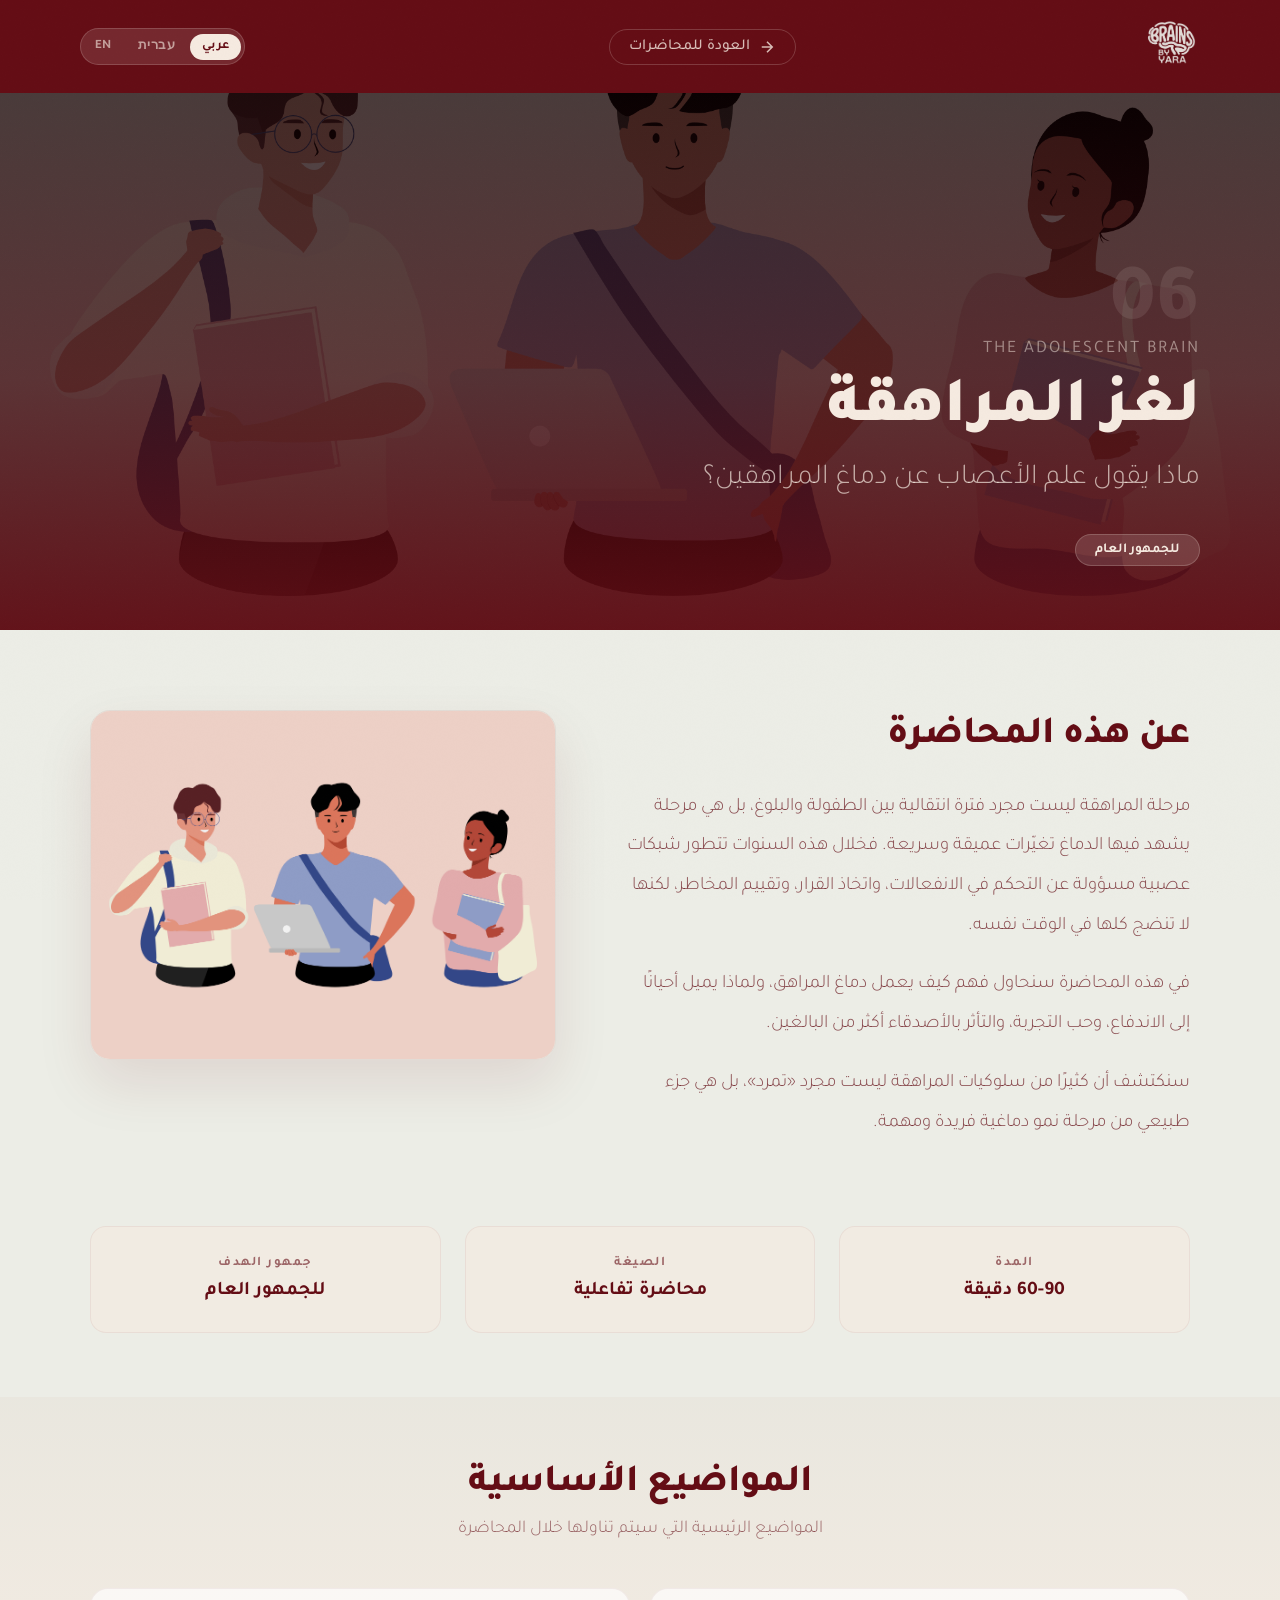
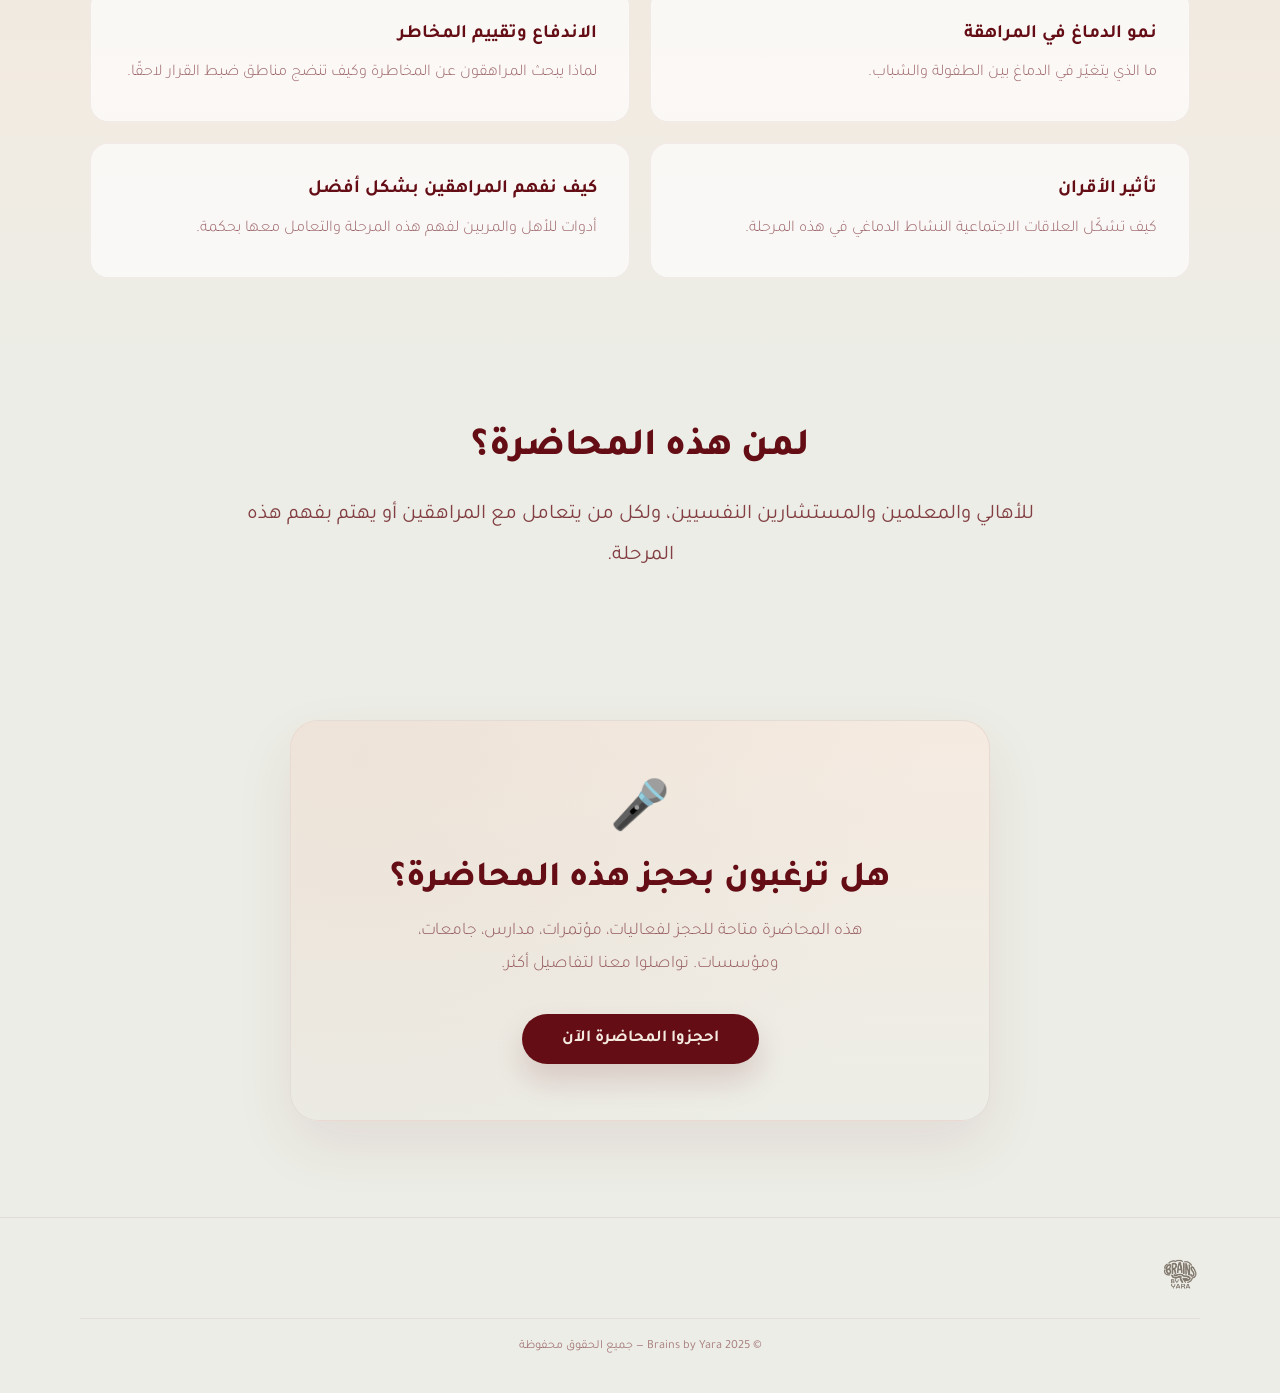
<file: lecture-6.html>
<!DOCTYPE html>
<html lang="ar" dir="rtl">
<head>
    <meta charset="UTF-8">
    <meta name="viewport" content="width=device-width, initial-scale=1.0">
    <title>لغز المراهقة — Brains by Yara</title>
    <meta name="description" content="محاضرة لغز المراهقة مع يارا إغباريّة — لماذا يتصرّف المراهقون بهذه الطريقة؟ الإجابة في دماغهم.">
    <meta property="og:type" content="article">
    <meta property="og:title" content="لغز المراهقة — Brains by Yara">
    <meta property="og:description" content="لماذا يتصرّف المراهقون بهذه الطريقة؟ الإجابة في دماغهم.">
    <meta property="og:image" content="https://brainsbyara.com/drive-download-20260325T170126Z-1-001/%D8%AF%D9%85%D8%A7%D8%BA%20%D8%A7%D9%84%D9%85%D8%B1%D8%A7%D9%87%D9%82.jpg">
    <meta property="og:url" content="https://brainsbyara.com/lecture-6.html">
    <meta property="og:locale" content="ar_AR">
    <link rel="canonical" href="https://brainsbyara.com/lecture-6.html">
    <link rel="icon" type="image/png" href="Yara_logo_Sand.png">
    <link rel="stylesheet" href="i18n.css">
    <link href="https://fonts.googleapis.com/css2?family=Tajawal:wght@200;300;400;500;700;800;900&family=Heebo:wght@300;400;500;700;800;900&family=Inter:wght@300;400;500;600;700;800;900&display=swap" rel="stylesheet">
    <style>
        :root { --brown:#640D15; --khaki:#D6CBC1; --cream:#F5EAE0; --off-white:#ECEDE6; --near-black:#2f2326; }
        * { margin:0; padding:0; box-sizing:border-box; }
        html { scroll-behavior:smooth; }
        body { font-family:'Tajawal',sans-serif; font-size:1.22rem; background:var(--off-white); color:var(--near-black); overflow-x:hidden; }
        body::after { content:''; position:fixed; inset:0; z-index:9999; pointer-events:none; opacity:0.012; background-image:url("data:image/svg+xml,%3Csvg viewBox='0 0 256 256' xmlns='http://www.w3.org/2000/svg'%3E%3Cfilter id='n'%3E%3CfeTurbulence type='fractalNoise' baseFrequency='0.9' numOctaves='4' stitchTiles='stitch'/%3E%3C/filter%3E%3Crect width='100%25' height='100%25' filter='url(%23n)'/%3E%3C/svg%3E"); background-repeat:repeat; background-size:180px; }
        .lp-nav { position:fixed; top:0; right:0; left:0; z-index:100; padding:1.2rem 5rem; display:flex; justify-content:space-between; align-items:center; background:var(--brown); transition:all 0.5s cubic-bezier(0.16,1,0.3,1); }
        .lp-nav.scrolled { background:rgba(100,13,21,0.96); backdrop-filter:blur(24px); padding:0.9rem 5rem; box-shadow:0 16px 36px rgba(100,13,21,0.18); }
        .lp-nav-logo img { height:46px; width:auto; opacity:0.92; transition:opacity 0.3s; }
        .lp-nav-logo img:hover { opacity:1; }
        .lp-nav-back { display:flex; align-items:center; gap:0.5rem; text-decoration:none; color:rgba(245,234,224,0.8); font-size:0.95rem; font-weight:500; transition:all 0.3s; padding:0.5rem 1.2rem; border-radius:100px; border:1px solid rgba(245,234,224,0.2); }
        .lp-nav-back:hover { color:var(--cream); border-color:rgba(245,234,224,0.4); background:rgba(245,234,224,0.08); }
        .lp-nav-back svg { transition:transform 0.3s; }
        .lp-nav-back:hover svg { transform:translateX(4px); }
        .lp-hero { position:relative; min-height:70vh; display:flex; align-items:flex-end; overflow:hidden; }
        .lp-hero-bg { position:absolute; inset:0; }
        .lp-hero-bg img { width:100%; height:100%; object-fit:cover; filter:brightness(0.35) saturate(0.6); }
        .lp-hero-bg::after { content:''; position:absolute; inset:0; background:linear-gradient(to top, rgba(100,13,21,0.9) 0%, rgba(100,13,21,0.4) 40%, rgba(0,0,0,0.2) 100%); }
        .lp-hero.corporate-hero .lp-hero-bg::after { background:linear-gradient(to top, rgba(100,13,21,0.95) 0%, rgba(100,13,21,0.6) 40%, rgba(100,13,21,0.3) 100%); }
        .lp-hero-content { position:relative; z-index:2; padding:0 5rem 4rem; max-width:900px; }
        .lp-hero-num { font-size:5rem; font-weight:900; color:rgba(245,234,224,0.1); line-height:1; margin-bottom:-0.5rem; }
        .lp-hero-en { font-size:1.1rem; color:rgba(245,234,224,0.5); letter-spacing:2px; text-transform:uppercase; margin-bottom:0.6rem; }
        .lp-hero h1 { font-size:clamp(2.6rem,5vw,4rem); font-weight:900; color:var(--cream); line-height:1.3; margin-bottom:0.5rem; }
        .lp-hero .lp-hero-sub { font-size:1.8rem; color:rgba(245,234,224,0.7); font-weight:300; }
        .lp-hero-tag { display:inline-block; margin-top:1.2rem; padding:0.4rem 1.2rem; border-radius:100px; font-size:0.85rem; font-weight:600; background:rgba(245,234,224,0.15); color:var(--cream); border:1px solid rgba(245,234,224,0.2); }

        .lp-overview { padding:5rem 5rem 4rem; }
        .lp-overview-inner { max-width:1100px; margin:0 auto; display:grid; grid-template-columns:1.1fr 0.9fr; gap:4rem; align-items:start; }
        .lp-overview-text h2 { font-size:clamp(1.8rem,3vw,2.4rem); font-weight:800; color:var(--brown); margin-bottom:1.5rem; line-height:1.4; }
        .lp-overview-text p { font-size:1.18rem; line-height:2.1; color:rgba(100,13,21,0.72); font-weight:300; margin-bottom:1.2rem; }
        .lp-overview-img { border-radius:20px; overflow:hidden; box-shadow:0 24px 56px rgba(100,13,21,0.1); border:1px solid rgba(100,13,21,0.08); }
        .lp-overview-img img { width:100%; height:100%; object-fit:cover; display:block; filter:brightness(0.95) saturate(0.85); transition:all 0.6s; }
        .lp-overview-img:hover img { filter:brightness(1) saturate(1); transform:scale(1.03); }
        .lp-details { padding:0 5rem 4rem; }
        .lp-details-inner { max-width:1100px; margin:0 auto; display:grid; grid-template-columns:repeat(3,1fr); gap:1.5rem; }
        .lp-detail-card { background:rgba(245,234,224,0.6); border:1px solid rgba(100,13,21,0.06); border-radius:16px; padding:1.8rem; text-align:center; transition:all 0.4s; }
        .lp-detail-card:hover { transform:translateY(-4px); box-shadow:0 16px 36px rgba(100,13,21,0.08); }
        .lp-detail-card .detail-label { font-size:0.82rem; font-weight:600; color:var(--brown); opacity:0.6; text-transform:uppercase; letter-spacing:1.5px; margin-bottom:0.5rem; }
        .lp-detail-card .detail-value { font-size:1.2rem; font-weight:700; color:var(--brown); }
        .lp-topics { padding:4rem 5rem 5rem; background:linear-gradient(180deg, rgba(225,213,201,0.25) 0%, rgba(245,234,224,0.7) 50%, rgba(236,237,230,0.5) 100%); }
        .lp-topics-inner { max-width:1100px; margin:0 auto; }
        .lp-topics h2 { font-size:clamp(1.8rem,3vw,2.4rem); font-weight:800; color:var(--brown); text-align:center; margin-bottom:0.6rem; }
        .lp-topics-sub { text-align:center; font-size:1.12rem; color:rgba(100,13,21,0.6); font-weight:300; margin-bottom:3rem; max-width:550px; margin-left:auto; margin-right:auto; }
        .lp-topics-grid { display:grid; grid-template-columns:1fr 1fr; gap:1.3rem; }
        .lp-topic-card { background:rgba(255,255,255,0.65); border:1px solid rgba(100,13,21,0.06); border-radius:18px; padding:2rem; transition:all 0.5s cubic-bezier(0.16,1,0.3,1); position:relative; overflow:hidden; }
        .lp-topic-card:hover { transform:translateY(-5px); background:rgba(255,255,255,0.9); box-shadow:0 20px 48px rgba(100,13,21,0.08); border-color:rgba(100,13,21,0.12); }
        .lp-topic-icon { font-size:2.2rem; margin-bottom:1rem; display:block; }
        .lp-topic-card h3 { font-size:1.18rem; font-weight:700; color:var(--brown); margin-bottom:0.6rem; line-height:1.5; }
        .lp-topic-card p { font-size:1.02rem; line-height:1.9; color:rgba(100,13,21,0.62); font-weight:300; }
        .lp-audience { padding:4rem 5rem 5rem; }
        .lp-audience-inner { max-width:800px; margin:0 auto; text-align:center; }
        .lp-audience-img { border-radius:20px; overflow:hidden; box-shadow:0 24px 56px rgba(100,13,21,0.1); border:1px solid rgba(100,13,21,0.08); }
        .lp-audience-img img { width:100%; display:block; filter:brightness(0.95) saturate(0.85); transition:all 0.6s; }
        .lp-audience-img:hover img { filter:brightness(1) saturate(1); transform:scale(1.03); }
        .lp-audience-text h2 { font-size:clamp(1.8rem,3vw,2.4rem); font-weight:800; color:var(--brown); margin-bottom:1.2rem; line-height:1.4; text-align:center; }
        .lp-audience-text p { font-size:1.3rem; line-height:1.95; color:rgba(100,13,21,0.78); font-weight:400; text-align:center; }
        .lp-cta { padding:4rem 5rem 6rem; }
        .lp-cta-inner { max-width:700px; margin:0 auto; text-align:center; background:linear-gradient(180deg, rgba(245,234,224,0.98) 0%, rgba(236,237,230,0.98) 100%); border-radius:28px; padding:3.5rem; border:1px solid rgba(100,13,21,0.08); box-shadow:0 24px 60px rgba(100,13,21,0.08); position:relative; overflow:hidden; }
        .lp-cta-inner::before { content:''; position:absolute; top:-50%; left:-50%; width:200%; height:200%; background:radial-gradient(circle at 30% 30%, rgba(225,213,201,0.35), transparent 50%); }
        .lp-cta-icon { font-size:3rem; margin-bottom:1rem; position:relative; z-index:2; }
        .lp-cta-inner h2 { position:relative; z-index:2; font-size:clamp(1.6rem,3vw,2.2rem); font-weight:800; color:var(--brown); margin-bottom:0.8rem; }
        .lp-cta-inner p { position:relative; z-index:2; font-size:1.1rem; line-height:1.9; color:rgba(100,13,21,0.65); font-weight:300; margin-bottom:2rem; max-width:480px; margin-left:auto; margin-right:auto; }
        .lp-cta-btn { position:relative; z-index:2; display:inline-block; padding:0.95rem 2.5rem; background:var(--brown); color:var(--cream); border-radius:100px; text-decoration:none; font-weight:700; font-size:1.05rem; transition:all 0.4s cubic-bezier(0.16,1,0.3,1); box-shadow:0 16px 30px rgba(100,13,21,0.15); }
        .lp-cta-btn:hover { transform:translateY(-3px); box-shadow:0 20px 40px rgba(100,13,21,0.22); background:#7a1520; }
        .lp-cta-btn.secondary { background:transparent; color:var(--brown); border:2px solid rgba(100,13,21,0.2); box-shadow:none; }
        .lp-cta-btn.secondary:hover { background:rgba(100,13,21,0.06); border-color:rgba(100,13,21,0.35); box-shadow:0 12px 28px rgba(100,13,21,0.08); }
        .lp-footer { padding:2.5rem 5rem; border-top:1px solid rgba(100,13,21,0.08); color:rgba(100,13,21,0.5); }
        .lp-footer-inner { display:flex; justify-content:space-between; align-items:center; }
        .lp-footer-logo img { height:32px; width:auto; filter:brightness(0.35) saturate(1.2) sepia(0.6) hue-rotate(-15deg); opacity:0.8; }
        .lp-footer-copy { text-align:center; padding-top:1.2rem; margin-top:1.2rem; border-top:1px solid rgba(100,13,21,0.06); font-size:0.78rem; }
        .reveal { opacity:0; transform:translateY(50px); transition:opacity 0.9s cubic-bezier(0.16,1,0.3,1), transform 0.9s cubic-bezier(0.16,1,0.3,1); }
        .reveal.active { opacity:1; transform:translateY(0); }
        .reveal-scale { opacity:0; transform:scale(0.92); transition:opacity 0.9s cubic-bezier(0.16,1,0.3,1), transform 0.9s cubic-bezier(0.16,1,0.3,1); }
        .reveal-scale.active { opacity:1; transform:scale(1); }
        .stagger-1 { transition-delay:0.05s; } .stagger-2 { transition-delay:0.15s; }
        .stagger-3 { transition-delay:0.25s; } .stagger-4 { transition-delay:0.35s; }
        @media (max-width:1024px) {
            .lp-nav { padding:1rem 2rem; }
            .lp-hero-content { padding:0 2rem 3rem; }
            .lp-overview { padding:3.5rem 2rem; }
            .lp-overview-inner { grid-template-columns:1fr; gap:2rem; }
            .lp-details { padding:0 2rem 3rem; }
            .lp-details-inner { grid-template-columns:1fr; }
            .lp-topics { padding:3rem 2rem; }
            .lp-topics-grid { grid-template-columns:1fr; }
            .lp-audience { padding:3rem 2rem; }
            .lp-audience-inner { gap:2rem; }
            .lp-cta { padding:3rem 2rem; }
            .lp-cta-inner { padding:2.5rem 1.8rem; }
            .lp-footer { padding:2rem 2rem; }
            .lp-footer-inner { flex-direction:column; gap:1rem; }
        }
        @media (max-width:600px) {
            .lp-hero { min-height:55vh; }
            .lp-hero h1 { font-size:2rem; }
        }
    </style>
</head>
<body>
<nav class="lp-nav" id="lpNav">
    <a href="index.html" class="lp-nav-logo"><img src="Yara_logo_Sand.png" alt="Brains by Yara"></a>
    <a href="index.html#lectures" class="lp-nav-back"><svg width="18" height="18" viewBox="0 0 24 24" fill="none" stroke="currentColor" stroke-width="2"><path d="M5 12h14M12 5l7 7-7 7"/></svg><span data-i18n="lp.back">العودة للمحاضرات</span></a><div class="lang-switcher" style="margin-inline-start:1rem;">
        <button data-lang-btn="ar">عربي</button>
        <button data-lang-btn="he">עברית</button>
        <button data-lang-btn="en">EN</button>
    </div>
</nav>
<section class="lp-hero">
    <div class="lp-hero-bg"><img src="drive-download-20260325T170126Z-1-001/دماغ المراهق.jpg" alt="لغز المراهقة"></div>
    <div class="lp-hero-content">
        <div class="lp-hero-num">06</div>
        <div class="lp-hero-en">The Adolescent Brain</div>
        <h1 data-i18n="l6.title">لغز المراهقة</h1>
        <div class="lp-hero-sub" data-i18n="l6.subtitle">ماذا يقول علم الأعصاب عن دماغ المراهقين؟</div>
        <div style="margin-top:1.2rem;"><span class="lp-hero-tag" data-i18n="tag.public">للجمهور العام</span></div>
    </div>
</section>
<section class="lp-overview">
    <div class="lp-overview-inner">
        <div class="lp-overview-text reveal">
            <h2 data-i18n="lp.overview.title">عن هذه المحاضرة</h2>
            <p data-i18n="l6.overview.1">مرحلة المراهقة ليست مجرد فترة انتقالية بين الطفولة والبلوغ، بل هي مرحلة يشهد فيها الدماغ تغيّرات عميقة وسريعة. فخلال هذه السنوات تتطور شبكات عصبية مسؤولة عن التحكم في الانفعالات، واتخاذ القرار، وتقييم المخاطر، لكنها لا تنضج كلها في الوقت نفسه.</p>
            <p data-i18n="l6.overview.2">في هذه المحاضرة سنحاول فهم كيف يعمل دماغ المراهق، ولماذا يميل أحيانًا إلى الاندفاع، وحب التجربة، والتأثر بالأصدقاء أكثر من البالغين. كما سنتعرّف على ما تقوله أبحاث علم الأعصاب حول تطور الدماغ في هذه المرحلة، وكيف يمكن لهذا الفهم أن يساعد الأهل والمربين على التعامل مع المراهقين بشكل أفضل.</p>
            <p data-i18n="l6.overview.3">سنكتشف أن كثيرًا من سلوكيات المراهقة ليست مجرد «تمرد»، بل هي جزء طبيعي من مرحلة نمو دماغية فريدة ومهمة.</p>
        </div>
        <div class="lp-overview-img reveal stagger-2"><img src="drive-download-20260325T170126Z-1-001/دماغ المراهق.jpg" alt="لغز المراهقة"></div>
    </div>
</section>
<section class="lp-details">
    <div class="lp-details-inner">
        <div class="lp-detail-card reveal stagger-1"><div class="detail-label" data-i18n="lp.detail.duration">المدة</div><div class="detail-value" data-i18n="lp.detail.duration.val">60-90 دقيقة</div></div>
        <div class="lp-detail-card reveal stagger-2"><div class="detail-label" data-i18n="lp.detail.format">الصيغة</div><div class="detail-value" data-i18n="lp.detail.format.val">محاضرة تفاعلية</div></div>
        <div class="lp-detail-card reveal stagger-3"><div class="detail-label" data-i18n="lp.detail.audience">جمهور الهدف</div><div class="detail-value" data-i18n="tag.public">للجمهور العام</div></div>
    </div>
</section>
<section class="lp-topics">
    <div class="lp-topics-inner">
        <h2 class="reveal" data-i18n="lp.topics.title">محاور المحاضرة</h2>
        <p class="lp-topics-sub reveal" data-i18n="lp.topics.subtitle">المواضيع الرئيسية التي سيتم تناولها خلال المحاضرة</p>
        <div class="lp-topics-grid">
            <div class="lp-topic-card reveal stagger-1"><h3 data-i18n="l6.t1.h">نمو غير متزامن</h3><p data-i18n="l6.t1.b">شبكات الانفعال والقرار والمخاطر: لماذا لا تنضج كلها معًا في الوقت نفسه؟</p></div>
            <div class="lp-topic-card reveal stagger-2"><h3 data-i18n="l6.t2.h">اندفاع، تجربة، وأقران</h3><p data-i18n="l6.t2.b">قراءة علمية لسلوكيات تظهر بقوة في المراهقة مقارنة بالبالغين.</p></div>
            <div class="lp-topic-card reveal stagger-3"><h3 data-i18n="l6.t3.h">ماذا يقول البحث؟</h3><p data-i18n="l6.t3.b">ملامح من أبحاث تطور الدماغ في هذه المرحلة وما تعنيه عمليًا.</p></div>
            <div class="lp-topic-card reveal stagger-4"><h3 data-i18n="l6.t4.h">فهم يدعم التربية</h3><p data-i18n="l6.t4.b">كيف يترجم فهم الدماغ إلى تعامل أوضح مع المراهقين — ليس كـ«تمرد» فقط، بل كنمو.</p></div></div>
    </div>
</section>
<section class="lp-audience">
    <div class="lp-audience-inner">
<div class="lp-audience-text reveal stagger-2"><h2 data-i18n="lp.audience.title">لمن هذه المحاضرة؟</h2><p data-i18n="l6.audience">هذه المحاضرة موجّهة بشكل خاص للأهل والمعلمين والمربين والمرشدين، وكل من يتعامل مع مراهقين.</p></div>
    </div>
</section>
<section class="lp-cta"><div class="lp-cta-inner reveal-scale"><div class="lp-cta-icon">🎤</div><h2 data-i18n="lp.cta.host">هل ترغبون بحجز هذه المحاضرة؟</h2><p data-i18n="lp.cta.host.body">هذه المحاضرة متاحة للحجز لفعاليات، مؤتمرات، مدارس، جامعات، ومؤسسات. تواصلوا معنا لتفاصيل أكثر.</p><a href="index.html#contact" class="lp-cta-btn" data-i18n="lp.cta.book">احجزوا المحاضرة الآن</a></div></section>
<footer class="lp-footer">
    <div class="lp-footer-inner"><div class="lp-footer-logo"><img src="Yara_logo_Sand.png" alt="Brains by Yara"></div></div>
    <div class="lp-footer-copy" data-i18n="footer.copy">&copy; 2025 Brains by Yara — جميع الحقوق محفوظة</div>
</footer>
<script>
    const nav = document.getElementById('lpNav');
    window.addEventListener('scroll', () => nav.classList.toggle('scrolled', window.scrollY > 50));
    const allReveals = document.querySelectorAll('.reveal, .reveal-scale');
    const revObs = new IntersectionObserver(entries => {
        entries.forEach(e => { if (e.isIntersecting) { e.target.classList.add('active'); revObs.unobserve(e.target); } });
    }, { threshold: 0.07, rootMargin: '0px 0px -50px 0px' });
    allReveals.forEach(el => revObs.observe(el));
</script>
<script src="i18n.js"></script>
</body>
</html>
</file>
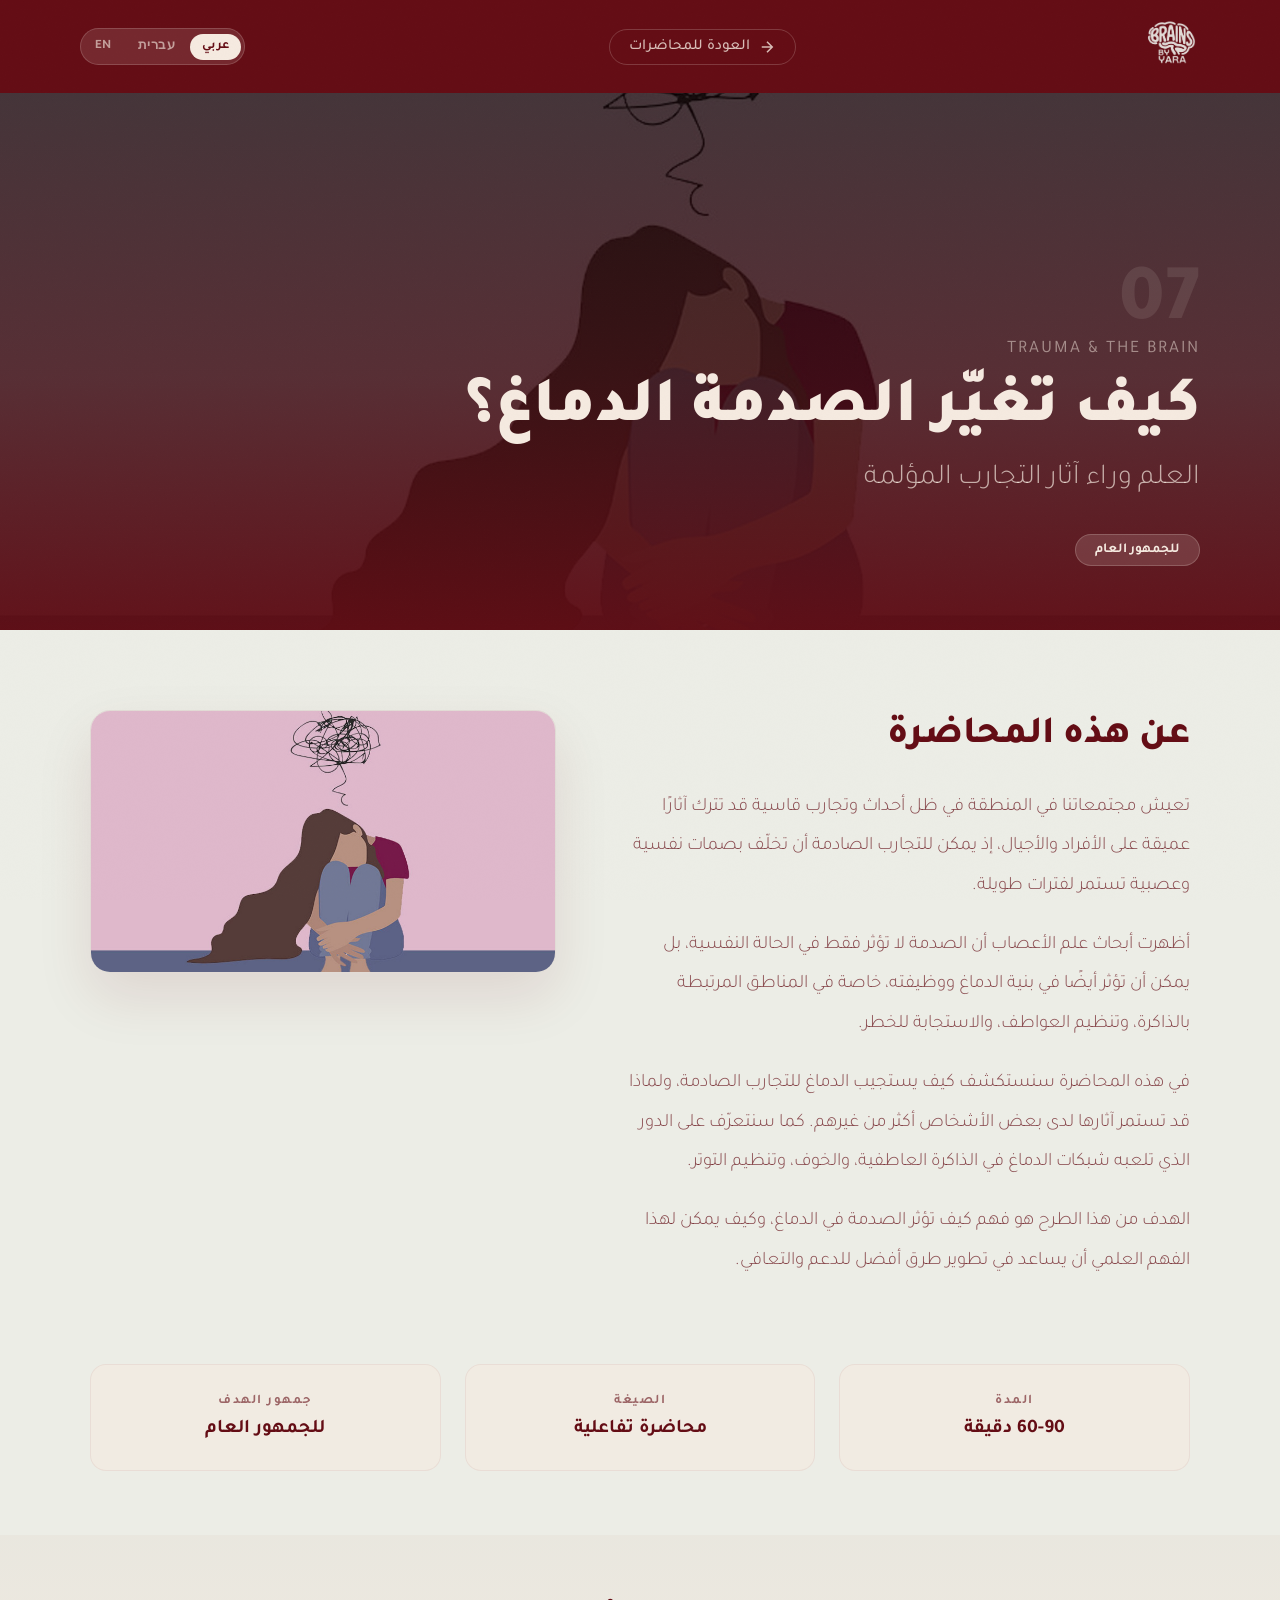
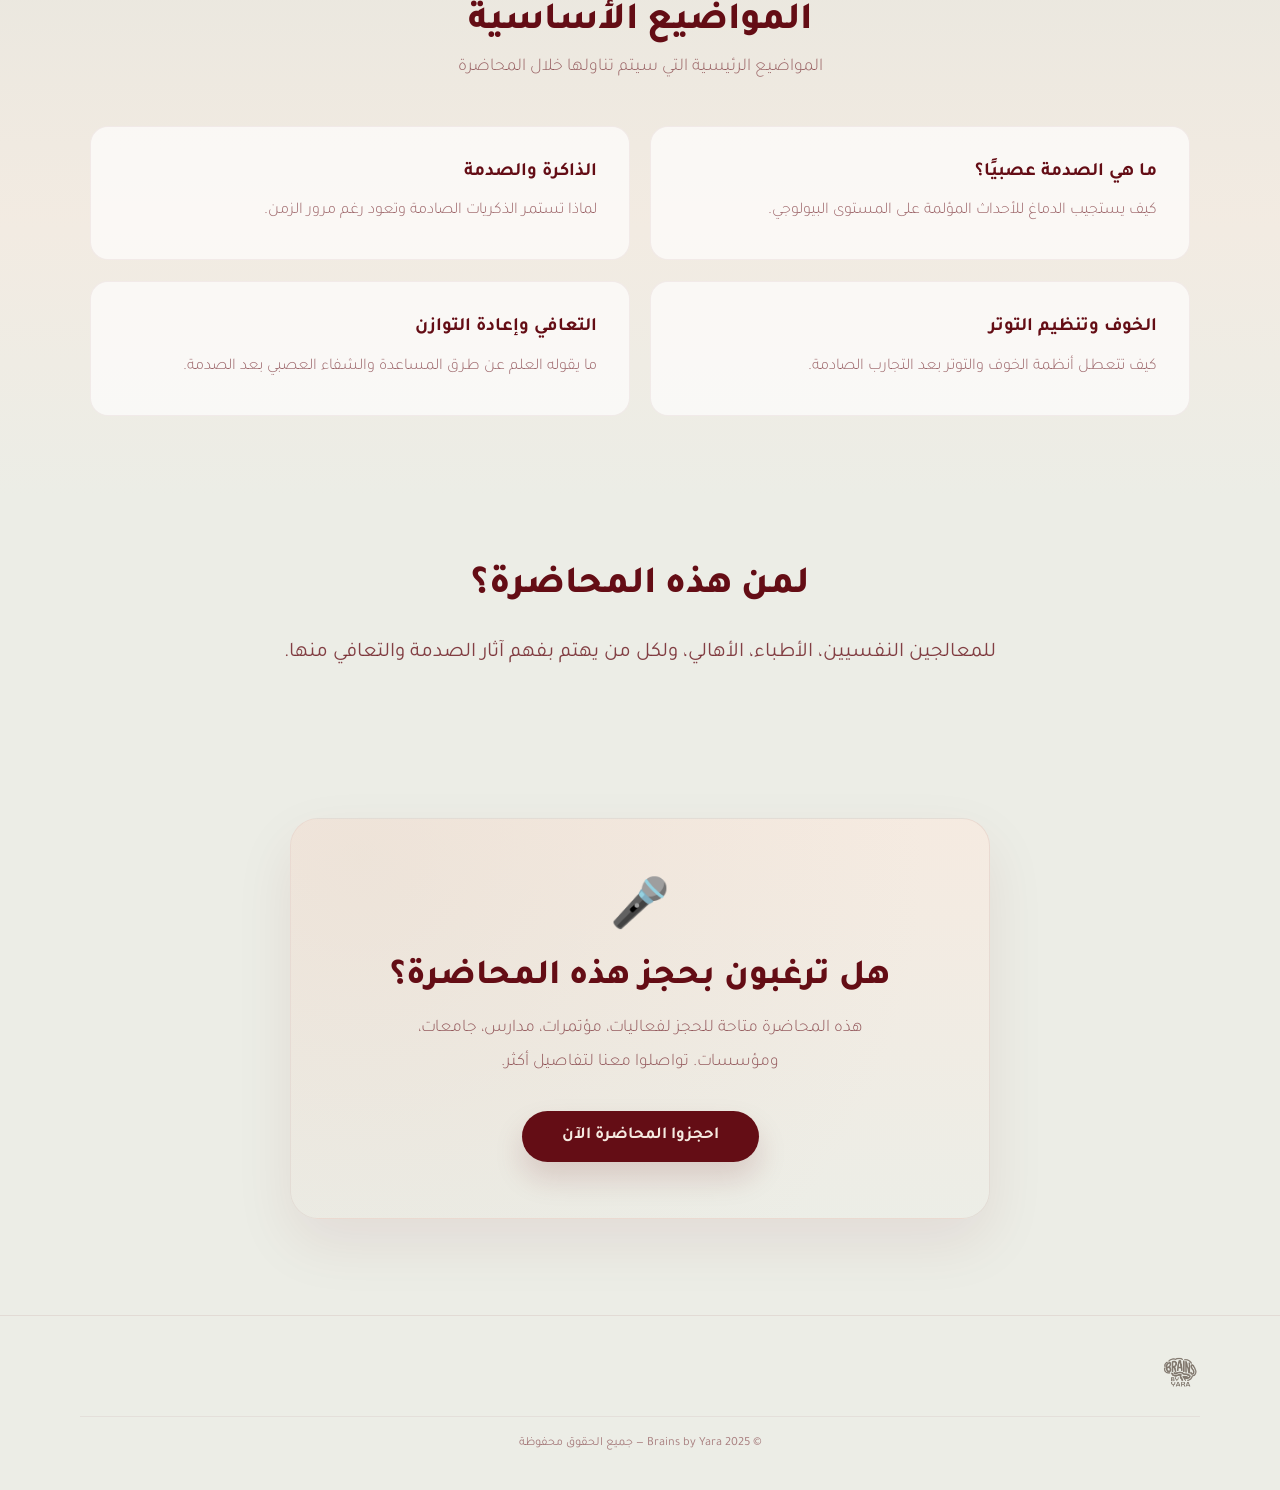
<file: lecture-7.html>
<!DOCTYPE html>
<html lang="ar" dir="rtl">
<head>
    <meta charset="UTF-8">
    <meta name="viewport" content="width=device-width, initial-scale=1.0">
    <title>كيف تغيّر الصدمة الدماغ؟ — Brains by Yara</title>
    <meta name="description" content="محاضرة كيف تغيّر الصدمة الدماغ مع يارا إغباريّة — ماذا يحدث للدماغ بعد التعرّض لصدمة نفسية؟">
    <meta property="og:type" content="article">
    <meta property="og:title" content="كيف تغيّر الصدمة الدماغ؟ — Brains by Yara">
    <meta property="og:description" content="ماذا يحدث للدماغ بعد التعرّض لصدمة نفسية؟">
    <meta property="og:image" content="https://brainsbyara.com/drive-download-20260325T170126Z-1-001/%D8%A7%D9%84%D8%B5%D8%AF%D9%85%D9%87.jpg">
    <meta property="og:url" content="https://brainsbyara.com/lecture-7.html">
    <meta property="og:locale" content="ar_AR">
    <link rel="canonical" href="https://brainsbyara.com/lecture-7.html">
    <link rel="icon" type="image/png" href="Yara_logo_Sand.png">
    <link rel="stylesheet" href="i18n.css">
    <link href="https://fonts.googleapis.com/css2?family=Tajawal:wght@200;300;400;500;700;800;900&family=Heebo:wght@300;400;500;700;800;900&family=Inter:wght@300;400;500;600;700;800;900&display=swap" rel="stylesheet">
    <style>
        :root { --brown:#640D15; --khaki:#D6CBC1; --cream:#F5EAE0; --off-white:#ECEDE6; --near-black:#2f2326; }
        * { margin:0; padding:0; box-sizing:border-box; }
        html { scroll-behavior:smooth; }
        body { font-family:'Tajawal',sans-serif; font-size:1.22rem; background:var(--off-white); color:var(--near-black); overflow-x:hidden; }
        body::after { content:''; position:fixed; inset:0; z-index:9999; pointer-events:none; opacity:0.012; background-image:url("data:image/svg+xml,%3Csvg viewBox='0 0 256 256' xmlns='http://www.w3.org/2000/svg'%3E%3Cfilter id='n'%3E%3CfeTurbulence type='fractalNoise' baseFrequency='0.9' numOctaves='4' stitchTiles='stitch'/%3E%3C/filter%3E%3Crect width='100%25' height='100%25' filter='url(%23n)'/%3E%3C/svg%3E"); background-repeat:repeat; background-size:180px; }
        .lp-nav { position:fixed; top:0; right:0; left:0; z-index:100; padding:1.2rem 5rem; display:flex; justify-content:space-between; align-items:center; background:var(--brown); transition:all 0.5s cubic-bezier(0.16,1,0.3,1); }
        .lp-nav.scrolled { background:rgba(100,13,21,0.96); backdrop-filter:blur(24px); padding:0.9rem 5rem; box-shadow:0 16px 36px rgba(100,13,21,0.18); }
        .lp-nav-logo img { height:46px; width:auto; opacity:0.92; transition:opacity 0.3s; }
        .lp-nav-logo img:hover { opacity:1; }
        .lp-nav-back { display:flex; align-items:center; gap:0.5rem; text-decoration:none; color:rgba(245,234,224,0.8); font-size:0.95rem; font-weight:500; transition:all 0.3s; padding:0.5rem 1.2rem; border-radius:100px; border:1px solid rgba(245,234,224,0.2); }
        .lp-nav-back:hover { color:var(--cream); border-color:rgba(245,234,224,0.4); background:rgba(245,234,224,0.08); }
        .lp-nav-back svg { transition:transform 0.3s; }
        .lp-nav-back:hover svg { transform:translateX(4px); }
        .lp-hero { position:relative; min-height:70vh; display:flex; align-items:flex-end; overflow:hidden; }
        .lp-hero-bg { position:absolute; inset:0; }
        .lp-hero-bg img { width:100%; height:100%; object-fit:cover; filter:brightness(0.35) saturate(0.6); }
        .lp-hero-bg::after { content:''; position:absolute; inset:0; background:linear-gradient(to top, rgba(100,13,21,0.9) 0%, rgba(100,13,21,0.4) 40%, rgba(0,0,0,0.2) 100%); }
        .lp-hero.corporate-hero .lp-hero-bg::after { background:linear-gradient(to top, rgba(100,13,21,0.95) 0%, rgba(100,13,21,0.6) 40%, rgba(100,13,21,0.3) 100%); }
        .lp-hero-content { position:relative; z-index:2; padding:0 5rem 4rem; max-width:900px; }
        .lp-hero-num { font-size:5rem; font-weight:900; color:rgba(245,234,224,0.1); line-height:1; margin-bottom:-0.5rem; }
        .lp-hero-en { font-size:1.1rem; color:rgba(245,234,224,0.5); letter-spacing:2px; text-transform:uppercase; margin-bottom:0.6rem; }
        .lp-hero h1 { font-size:clamp(2.6rem,5vw,4rem); font-weight:900; color:var(--cream); line-height:1.3; margin-bottom:0.5rem; }
        .lp-hero .lp-hero-sub { font-size:1.8rem; color:rgba(245,234,224,0.7); font-weight:300; }
        .lp-hero-tag { display:inline-block; margin-top:1.2rem; padding:0.4rem 1.2rem; border-radius:100px; font-size:0.85rem; font-weight:600; background:rgba(245,234,224,0.15); color:var(--cream); border:1px solid rgba(245,234,224,0.2); }

        .lp-overview { padding:5rem 5rem 4rem; }
        .lp-overview-inner { max-width:1100px; margin:0 auto; display:grid; grid-template-columns:1.1fr 0.9fr; gap:4rem; align-items:start; }
        .lp-overview-text h2 { font-size:clamp(1.8rem,3vw,2.4rem); font-weight:800; color:var(--brown); margin-bottom:1.5rem; line-height:1.4; }
        .lp-overview-text p { font-size:1.18rem; line-height:2.1; color:rgba(100,13,21,0.72); font-weight:300; margin-bottom:1.2rem; }
        .lp-overview-img { border-radius:20px; overflow:hidden; box-shadow:0 24px 56px rgba(100,13,21,0.1); border:1px solid rgba(100,13,21,0.08); }
        .lp-overview-img img { width:100%; height:100%; object-fit:cover; display:block; filter:brightness(0.95) saturate(0.85); transition:all 0.6s; }
        .lp-overview-img:hover img { filter:brightness(1) saturate(1); transform:scale(1.03); }
        .lp-details { padding:0 5rem 4rem; }
        .lp-details-inner { max-width:1100px; margin:0 auto; display:grid; grid-template-columns:repeat(3,1fr); gap:1.5rem; }
        .lp-detail-card { background:rgba(245,234,224,0.6); border:1px solid rgba(100,13,21,0.06); border-radius:16px; padding:1.8rem; text-align:center; transition:all 0.4s; }
        .lp-detail-card:hover { transform:translateY(-4px); box-shadow:0 16px 36px rgba(100,13,21,0.08); }
        .lp-detail-card .detail-label { font-size:0.82rem; font-weight:600; color:var(--brown); opacity:0.6; text-transform:uppercase; letter-spacing:1.5px; margin-bottom:0.5rem; }
        .lp-detail-card .detail-value { font-size:1.2rem; font-weight:700; color:var(--brown); }
        .lp-topics { padding:4rem 5rem 5rem; background:linear-gradient(180deg, rgba(225,213,201,0.25) 0%, rgba(245,234,224,0.7) 50%, rgba(236,237,230,0.5) 100%); }
        .lp-topics-inner { max-width:1100px; margin:0 auto; }
        .lp-topics h2 { font-size:clamp(1.8rem,3vw,2.4rem); font-weight:800; color:var(--brown); text-align:center; margin-bottom:0.6rem; }
        .lp-topics-sub { text-align:center; font-size:1.12rem; color:rgba(100,13,21,0.6); font-weight:300; margin-bottom:3rem; max-width:550px; margin-left:auto; margin-right:auto; }
        .lp-topics-grid { display:grid; grid-template-columns:1fr 1fr; gap:1.3rem; }
        .lp-topic-card { background:rgba(255,255,255,0.65); border:1px solid rgba(100,13,21,0.06); border-radius:18px; padding:2rem; transition:all 0.5s cubic-bezier(0.16,1,0.3,1); position:relative; overflow:hidden; }
        .lp-topic-card:hover { transform:translateY(-5px); background:rgba(255,255,255,0.9); box-shadow:0 20px 48px rgba(100,13,21,0.08); border-color:rgba(100,13,21,0.12); }
        .lp-topic-icon { font-size:2.2rem; margin-bottom:1rem; display:block; }
        .lp-topic-card h3 { font-size:1.18rem; font-weight:700; color:var(--brown); margin-bottom:0.6rem; line-height:1.5; }
        .lp-topic-card p { font-size:1.02rem; line-height:1.9; color:rgba(100,13,21,0.62); font-weight:300; }
        .lp-audience { padding:4rem 5rem 5rem; }
        .lp-audience-inner { max-width:800px; margin:0 auto; text-align:center; }
        .lp-audience-img { border-radius:20px; overflow:hidden; box-shadow:0 24px 56px rgba(100,13,21,0.1); border:1px solid rgba(100,13,21,0.08); }
        .lp-audience-img img { width:100%; display:block; filter:brightness(0.95) saturate(0.85); transition:all 0.6s; }
        .lp-audience-img:hover img { filter:brightness(1) saturate(1); transform:scale(1.03); }
        .lp-audience-text h2 { font-size:clamp(1.8rem,3vw,2.4rem); font-weight:800; color:var(--brown); margin-bottom:1.2rem; line-height:1.4; text-align:center; }
        .lp-audience-text p { font-size:1.3rem; line-height:1.95; color:rgba(100,13,21,0.78); font-weight:400; text-align:center; }
        .lp-cta { padding:4rem 5rem 6rem; }
        .lp-cta-inner { max-width:700px; margin:0 auto; text-align:center; background:linear-gradient(180deg, rgba(245,234,224,0.98) 0%, rgba(236,237,230,0.98) 100%); border-radius:28px; padding:3.5rem; border:1px solid rgba(100,13,21,0.08); box-shadow:0 24px 60px rgba(100,13,21,0.08); position:relative; overflow:hidden; }
        .lp-cta-inner::before { content:''; position:absolute; top:-50%; left:-50%; width:200%; height:200%; background:radial-gradient(circle at 30% 30%, rgba(225,213,201,0.35), transparent 50%); }
        .lp-cta-icon { font-size:3rem; margin-bottom:1rem; position:relative; z-index:2; }
        .lp-cta-inner h2 { position:relative; z-index:2; font-size:clamp(1.6rem,3vw,2.2rem); font-weight:800; color:var(--brown); margin-bottom:0.8rem; }
        .lp-cta-inner p { position:relative; z-index:2; font-size:1.1rem; line-height:1.9; color:rgba(100,13,21,0.65); font-weight:300; margin-bottom:2rem; max-width:480px; margin-left:auto; margin-right:auto; }
        .lp-cta-btn { position:relative; z-index:2; display:inline-block; padding:0.95rem 2.5rem; background:var(--brown); color:var(--cream); border-radius:100px; text-decoration:none; font-weight:700; font-size:1.05rem; transition:all 0.4s cubic-bezier(0.16,1,0.3,1); box-shadow:0 16px 30px rgba(100,13,21,0.15); }
        .lp-cta-btn:hover { transform:translateY(-3px); box-shadow:0 20px 40px rgba(100,13,21,0.22); background:#7a1520; }
        .lp-cta-btn.secondary { background:transparent; color:var(--brown); border:2px solid rgba(100,13,21,0.2); box-shadow:none; }
        .lp-cta-btn.secondary:hover { background:rgba(100,13,21,0.06); border-color:rgba(100,13,21,0.35); box-shadow:0 12px 28px rgba(100,13,21,0.08); }
        .lp-footer { padding:2.5rem 5rem; border-top:1px solid rgba(100,13,21,0.08); color:rgba(100,13,21,0.5); }
        .lp-footer-inner { display:flex; justify-content:space-between; align-items:center; }
        .lp-footer-logo img { height:32px; width:auto; filter:brightness(0.35) saturate(1.2) sepia(0.6) hue-rotate(-15deg); opacity:0.8; }
        .lp-footer-copy { text-align:center; padding-top:1.2rem; margin-top:1.2rem; border-top:1px solid rgba(100,13,21,0.06); font-size:0.78rem; }
        .reveal { opacity:0; transform:translateY(50px); transition:opacity 0.9s cubic-bezier(0.16,1,0.3,1), transform 0.9s cubic-bezier(0.16,1,0.3,1); }
        .reveal.active { opacity:1; transform:translateY(0); }
        .reveal-scale { opacity:0; transform:scale(0.92); transition:opacity 0.9s cubic-bezier(0.16,1,0.3,1), transform 0.9s cubic-bezier(0.16,1,0.3,1); }
        .reveal-scale.active { opacity:1; transform:scale(1); }
        .stagger-1 { transition-delay:0.05s; } .stagger-2 { transition-delay:0.15s; }
        .stagger-3 { transition-delay:0.25s; } .stagger-4 { transition-delay:0.35s; }
        @media (max-width:1024px) {
            .lp-nav { padding:1rem 2rem; }
            .lp-hero-content { padding:0 2rem 3rem; }
            .lp-overview { padding:3.5rem 2rem; }
            .lp-overview-inner { grid-template-columns:1fr; gap:2rem; }
            .lp-details { padding:0 2rem 3rem; }
            .lp-details-inner { grid-template-columns:1fr; }
            .lp-topics { padding:3rem 2rem; }
            .lp-topics-grid { grid-template-columns:1fr; }
            .lp-audience { padding:3rem 2rem; }
            .lp-audience-inner { gap:2rem; }
            .lp-cta { padding:3rem 2rem; }
            .lp-cta-inner { padding:2.5rem 1.8rem; }
            .lp-footer { padding:2rem 2rem; }
            .lp-footer-inner { flex-direction:column; gap:1rem; }
        }
        @media (max-width:600px) {
            .lp-hero { min-height:55vh; }
            .lp-hero h1 { font-size:2rem; }
        }
    </style>
</head>
<body>
<nav class="lp-nav" id="lpNav">
    <a href="index.html" class="lp-nav-logo"><img src="Yara_logo_Sand.png" alt="Brains by Yara"></a>
    <a href="index.html#lectures" class="lp-nav-back"><svg width="18" height="18" viewBox="0 0 24 24" fill="none" stroke="currentColor" stroke-width="2"><path d="M5 12h14M12 5l7 7-7 7"/></svg><span data-i18n="lp.back">العودة للمحاضرات</span></a><div class="lang-switcher" style="margin-inline-start:1rem;">
        <button data-lang-btn="ar">عربي</button>
        <button data-lang-btn="he">עברית</button>
        <button data-lang-btn="en">EN</button>
    </div>
</nav>
<section class="lp-hero">
    <div class="lp-hero-bg"><img src="drive-download-20260325T170126Z-1-001/الصدمه.jpg" alt="كيف تغيّر الصدمة الدماغ؟"></div>
    <div class="lp-hero-content">
        <div class="lp-hero-num">07</div>
        <div class="lp-hero-en">Trauma &amp; The Brain</div>
        <h1 data-i18n="l7.title">كيف تغيّر الصدمة الدماغ؟</h1>
        <div class="lp-hero-sub" data-i18n="l7.subtitle">العلم وراء آثار التجارب المؤلمة</div>
        <div style="margin-top:1.2rem;"><span class="lp-hero-tag" data-i18n="tag.public">للجمهور العام</span></div>
    </div>
</section>
<section class="lp-overview">
    <div class="lp-overview-inner">
        <div class="lp-overview-text reveal">
            <h2 data-i18n="lp.overview.title">عن هذه المحاضرة</h2>
            <p data-i18n="l7.overview.1">تعيش مجتمعاتنا في المنطقة في ظل أحداث وتجارب قاسية قد تترك آثارًا عميقة على الأفراد والأجيال، إذ يمكن للتجارب الصادمة أن تخلّف بصمات نفسية وعصبية تستمر لفترات طويلة.</p>
            <p data-i18n="l7.overview.2">أظهرت أبحاث علم الأعصاب أن الصدمة لا تؤثر فقط في الحالة النفسية، بل يمكن أن تؤثر أيضًا في بنية الدماغ ووظيفته، خاصة في المناطق المرتبطة بالذاكرة، وتنظيم العواطف، والاستجابة للخطر.</p>
            <p data-i18n="l7.overview.3">في هذه المحاضرة سنستكشف كيف يستجيب الدماغ للتجارب الصادمة، ولماذا قد تستمر آثارها لدى بعض الأشخاص أكثر من غيرهم. كما سنتعرّف على الدور الذي تلعبه شبكات الدماغ في الذاكرة العاطفية، والخوف، وتنظيم التوتر.</p>
            <p data-i18n="l7.overview.4">الهدف من هذا الطرح هو فهم كيف تؤثر الصدمة في الدماغ، وكيف يمكن لهذا الفهم العلمي أن يساعد في تطوير طرق أفضل للدعم والتعافي.</p>
        </div>
        <div class="lp-overview-img reveal stagger-2"><img src="drive-download-20260325T170126Z-1-001/الصدمه.jpg" alt="كيف تغيّر الصدمة الدماغ؟"></div>
    </div>
</section>
<section class="lp-details">
    <div class="lp-details-inner">
        <div class="lp-detail-card reveal stagger-1"><div class="detail-label" data-i18n="lp.detail.duration">المدة</div><div class="detail-value" data-i18n="lp.detail.duration.val">60-90 دقيقة</div></div>
        <div class="lp-detail-card reveal stagger-2"><div class="detail-label" data-i18n="lp.detail.format">الصيغة</div><div class="detail-value" data-i18n="lp.detail.format.val">محاضرة تفاعلية</div></div>
        <div class="lp-detail-card reveal stagger-3"><div class="detail-label" data-i18n="lp.detail.audience">جمهور الهدف</div><div class="detail-value" data-i18n="tag.public">للجمهور العام</div></div>
    </div>
</section>
<section class="lp-topics">
    <div class="lp-topics-inner">
        <h2 class="reveal" data-i18n="lp.topics.title">محاور المحاضرة</h2>
        <p class="lp-topics-sub reveal" data-i18n="lp.topics.subtitle">المواضيع الرئيسية التي سيتم تناولها خلال المحاضرة</p>
        <div class="lp-topics-grid">
            <div class="lp-topic-card reveal stagger-1"><h3 data-i18n="l7.t1.h">بصمات تدوم</h3><p data-i18n="l7.t1.b">كيف قد تترك التجارب الصادمة أثرًا نفسيًا وعصبيًا يمتد عبر الزمن.</p></div>
            <div class="lp-topic-card reveal stagger-2"><h3 data-i18n="l7.t2.h">بنية الدماغ والاستجابة للخطر</h3><p data-i18n="l7.t2.b">لماذا تتأثر مناطق الذاكرة والعاطفة والتهيّب للخطر بشكل خاص بعد الصدمة.</p></div>
            <div class="lp-topic-card reveal stagger-3"><h3 data-i18n="l7.t3.h">لماذا يختلف الأثر؟</h3><p data-i18n="l7.t3.b">عوامل تساعد على تفسير استمرار الآثار لدى بعض الأشخاص دون غيرهم.</p></div>
            <div class="lp-topic-card reveal stagger-4"><h3 data-i18n="l7.t4.h">شبكات الذاكرة والخوف والتوتر</h3><p data-i18n="l7.t4.b">قراءة مبسطة لما يعنيه «تنظيم» التوتر في الدماغ في سياق الدعم والتعافي.</p></div></div>
    </div>
</section>
<section class="lp-audience">
    <div class="lp-audience-inner">
<div class="lp-audience-text reveal stagger-2"><h2 data-i18n="lp.audience.title">لمن هذه المحاضرة؟</h2><p data-i18n="l7.audience">هذه المحاضرة موجّهة للجمهور العام وبشكل خاص للعاملين في المجالات النفسية والاجتماعية والمعلمين.</p></div>
    </div>
</section>
<section class="lp-cta"><div class="lp-cta-inner reveal-scale"><div class="lp-cta-icon">🎤</div><h2 data-i18n="lp.cta.host">هل ترغبون بحجز هذه المحاضرة؟</h2><p data-i18n="lp.cta.host.body">هذه المحاضرة متاحة للحجز لفعاليات، مؤتمرات، مدارس، جامعات، ومؤسسات. تواصلوا معنا لتفاصيل أكثر.</p><a href="index.html#contact" class="lp-cta-btn" data-i18n="lp.cta.book">احجزوا المحاضرة الآن</a></div></section>
<footer class="lp-footer">
    <div class="lp-footer-inner"><div class="lp-footer-logo"><img src="Yara_logo_Sand.png" alt="Brains by Yara"></div></div>
    <div class="lp-footer-copy" data-i18n="footer.copy">&copy; 2025 Brains by Yara — جميع الحقوق محفوظة</div>
</footer>
<script>
    const nav = document.getElementById('lpNav');
    window.addEventListener('scroll', () => nav.classList.toggle('scrolled', window.scrollY > 50));
    const allReveals = document.querySelectorAll('.reveal, .reveal-scale');
    const revObs = new IntersectionObserver(entries => {
        entries.forEach(e => { if (e.isIntersecting) { e.target.classList.add('active'); revObs.unobserve(e.target); } });
    }, { threshold: 0.07, rootMargin: '0px 0px -50px 0px' });
    allReveals.forEach(el => revObs.observe(el));
</script>
<script src="i18n.js"></script>
</body>
</html>
</file>
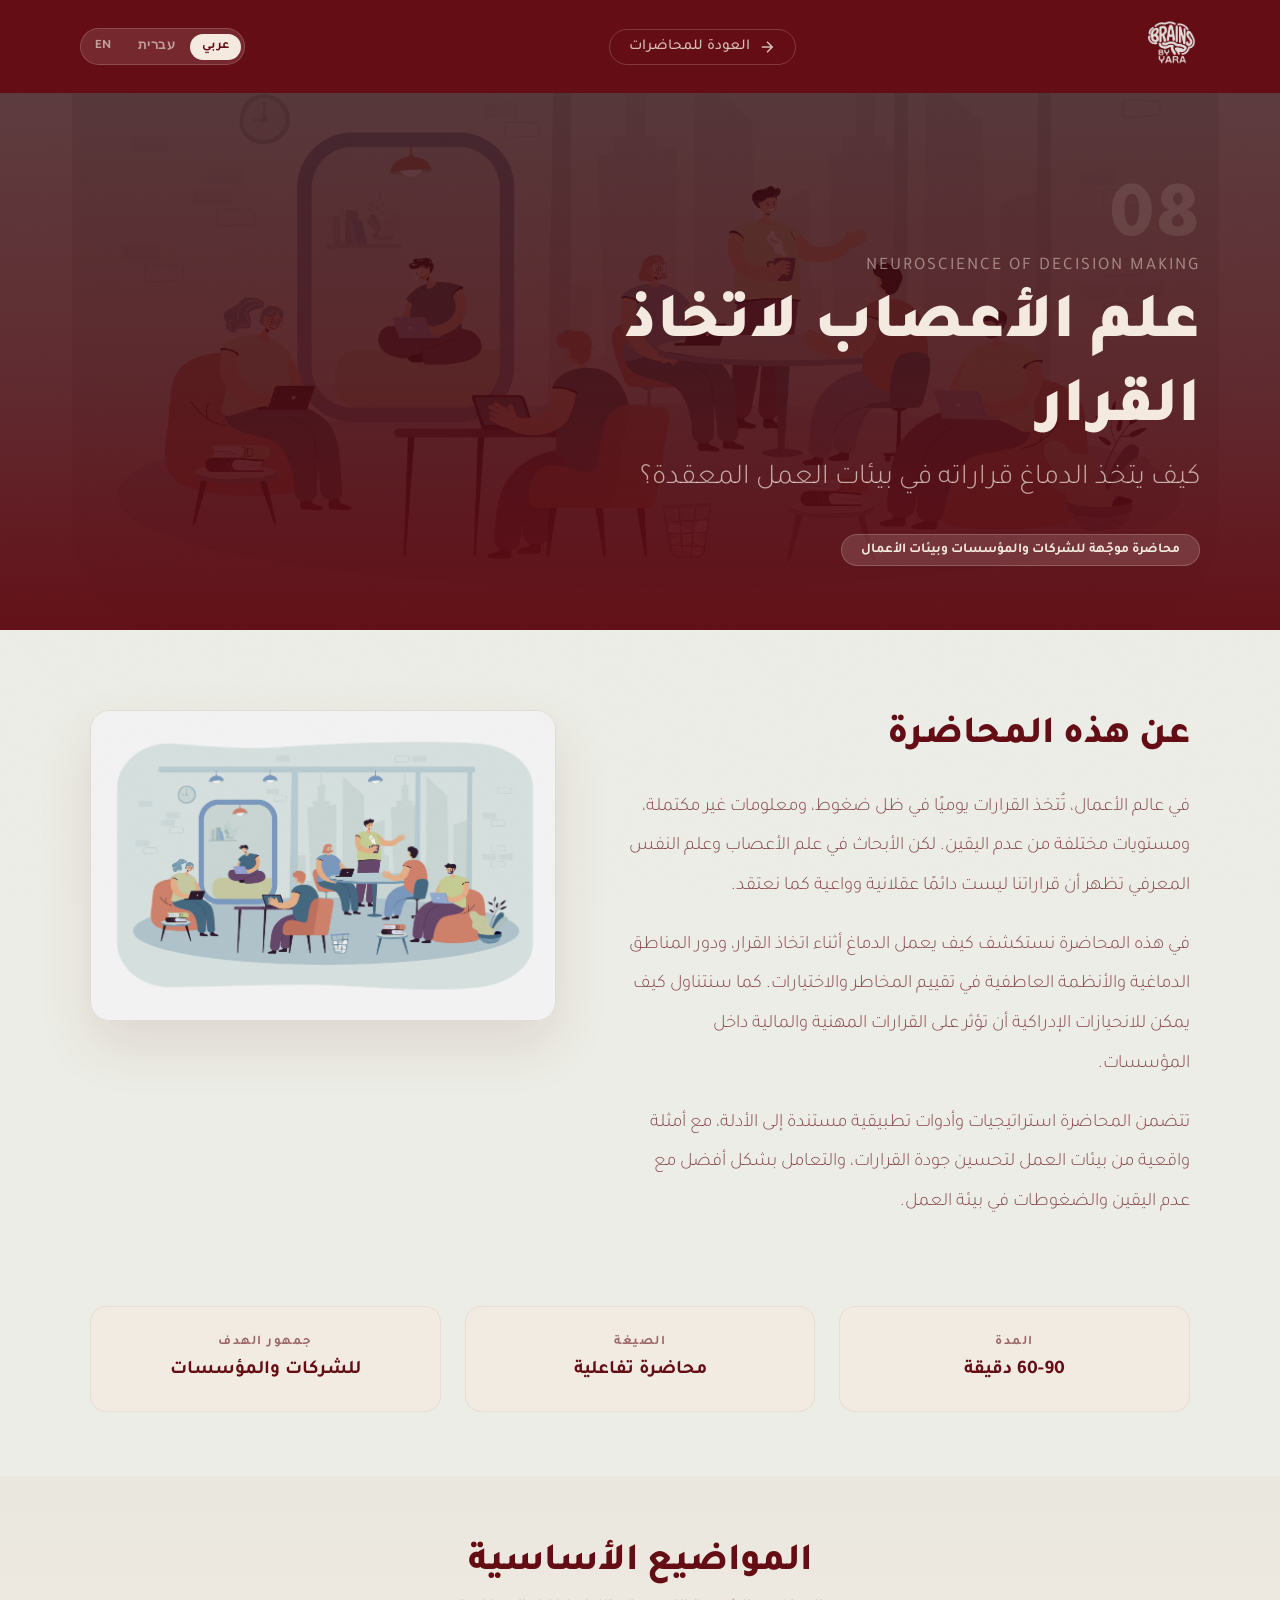
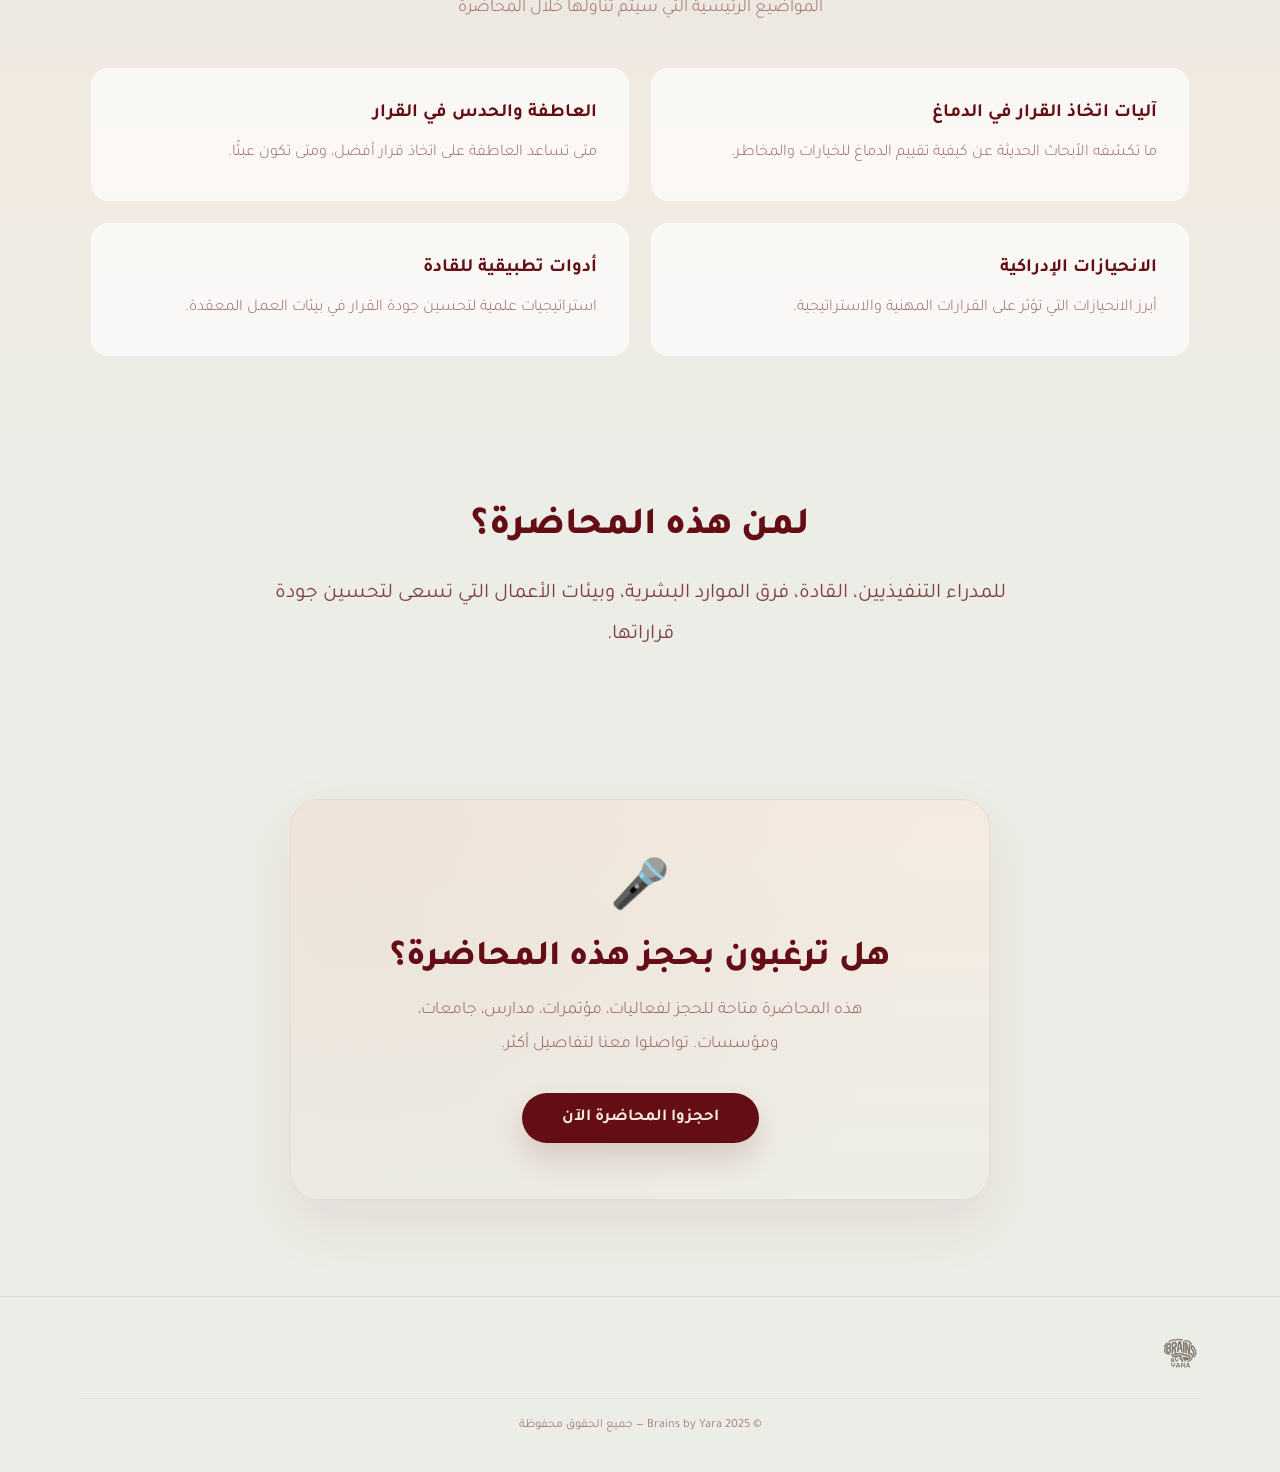
<file: lecture-8.html>
<!DOCTYPE html>
<html lang="ar" dir="rtl">
<head>
    <meta charset="UTF-8">
    <meta name="viewport" content="width=device-width, initial-scale=1.0">
    <title>علم الأعصاب لاتخاذ القرار — Brains by Yara</title>
    <meta name="description" content="محاضرة علم الأعصاب لاتخاذ القرار مع يارا إغباريّة — كيف يمكن للشركات الاستفادة من علم الأعصاب في اتخاذ قرارات أفضل؟">
    <meta property="og:type" content="article">
    <meta property="og:title" content="علم الأعصاب لاتخاذ القرار — Brains by Yara">
    <meta property="og:description" content="كيف يمكن للشركات الاستفادة من علم الأعصاب في اتخاذ قرارات أفضل؟">
    <meta property="og:image" content="https://brainsbyara.com/drive-download-20260325T170126Z-1-001/%D8%A7%D8%AA%D8%AE%D8%A7%D8%B0%20%D9%82%D8%B1%D8%A7%D8%B1%D8%A7%D8%AA%20corporates.jpg">
    <meta property="og:url" content="https://brainsbyara.com/lecture-8.html">
    <meta property="og:locale" content="ar_AR">
    <link rel="canonical" href="https://brainsbyara.com/lecture-8.html">
    <link rel="icon" type="image/png" href="Yara_logo_Sand.png">
    <link rel="stylesheet" href="i18n.css">
    <link href="https://fonts.googleapis.com/css2?family=Tajawal:wght@200;300;400;500;700;800;900&family=Heebo:wght@300;400;500;700;800;900&family=Inter:wght@300;400;500;600;700;800;900&display=swap" rel="stylesheet">
    <style>
        :root { --brown:#640D15; --khaki:#D6CBC1; --cream:#F5EAE0; --off-white:#ECEDE6; --near-black:#2f2326; }
        * { margin:0; padding:0; box-sizing:border-box; }
        html { scroll-behavior:smooth; }
        body { font-family:'Tajawal',sans-serif; font-size:1.22rem; background:var(--off-white); color:var(--near-black); overflow-x:hidden; }
        body::after { content:''; position:fixed; inset:0; z-index:9999; pointer-events:none; opacity:0.012; background-image:url("data:image/svg+xml,%3Csvg viewBox='0 0 256 256' xmlns='http://www.w3.org/2000/svg'%3E%3Cfilter id='n'%3E%3CfeTurbulence type='fractalNoise' baseFrequency='0.9' numOctaves='4' stitchTiles='stitch'/%3E%3C/filter%3E%3Crect width='100%25' height='100%25' filter='url(%23n)'/%3E%3C/svg%3E"); background-repeat:repeat; background-size:180px; }
        .lp-nav { position:fixed; top:0; right:0; left:0; z-index:100; padding:1.2rem 5rem; display:flex; justify-content:space-between; align-items:center; background:var(--brown); transition:all 0.5s cubic-bezier(0.16,1,0.3,1); }
        .lp-nav.scrolled { background:rgba(100,13,21,0.96); backdrop-filter:blur(24px); padding:0.9rem 5rem; box-shadow:0 16px 36px rgba(100,13,21,0.18); }
        .lp-nav-logo img { height:46px; width:auto; opacity:0.92; transition:opacity 0.3s; }
        .lp-nav-logo img:hover { opacity:1; }
        .lp-nav-back { display:flex; align-items:center; gap:0.5rem; text-decoration:none; color:rgba(245,234,224,0.8); font-size:0.95rem; font-weight:500; transition:all 0.3s; padding:0.5rem 1.2rem; border-radius:100px; border:1px solid rgba(245,234,224,0.2); }
        .lp-nav-back:hover { color:var(--cream); border-color:rgba(245,234,224,0.4); background:rgba(245,234,224,0.08); }
        .lp-nav-back svg { transition:transform 0.3s; }
        .lp-nav-back:hover svg { transform:translateX(4px); }
        .lp-hero { position:relative; min-height:70vh; display:flex; align-items:flex-end; overflow:hidden; }
        .lp-hero-bg { position:absolute; inset:0; }
        .lp-hero-bg img { width:100%; height:100%; object-fit:cover; filter:brightness(0.35) saturate(0.6); }
        .lp-hero-bg::after { content:''; position:absolute; inset:0; background:linear-gradient(to top, rgba(100,13,21,0.9) 0%, rgba(100,13,21,0.4) 40%, rgba(0,0,0,0.2) 100%); }
        .lp-hero.corporate-hero .lp-hero-bg::after { background:linear-gradient(to top, rgba(100,13,21,0.95) 0%, rgba(100,13,21,0.6) 40%, rgba(100,13,21,0.3) 100%); }
        .lp-hero-content { position:relative; z-index:2; padding:0 5rem 4rem; max-width:900px; }
        .lp-hero-num { font-size:5rem; font-weight:900; color:rgba(245,234,224,0.1); line-height:1; margin-bottom:-0.5rem; }
        .lp-hero-en { font-size:1.1rem; color:rgba(245,234,224,0.5); letter-spacing:2px; text-transform:uppercase; margin-bottom:0.6rem; }
        .lp-hero h1 { font-size:clamp(2.6rem,5vw,4rem); font-weight:900; color:var(--cream); line-height:1.3; margin-bottom:0.5rem; }
        .lp-hero .lp-hero-sub { font-size:1.8rem; color:rgba(245,234,224,0.7); font-weight:300; }
        .lp-hero-tag { display:inline-block; margin-top:1.2rem; padding:0.4rem 1.2rem; border-radius:100px; font-size:0.85rem; font-weight:600; background:rgba(245,234,224,0.15); color:var(--cream); border:1px solid rgba(245,234,224,0.2); }

        .lp-overview { padding:5rem 5rem 4rem; }
        .lp-overview-inner { max-width:1100px; margin:0 auto; display:grid; grid-template-columns:1.1fr 0.9fr; gap:4rem; align-items:start; }
        .lp-overview-text h2 { font-size:clamp(1.8rem,3vw,2.4rem); font-weight:800; color:var(--brown); margin-bottom:1.5rem; line-height:1.4; }
        .lp-overview-text p { font-size:1.18rem; line-height:2.1; color:rgba(100,13,21,0.72); font-weight:300; margin-bottom:1.2rem; }
        .lp-overview-img { border-radius:20px; overflow:hidden; box-shadow:0 24px 56px rgba(100,13,21,0.1); border:1px solid rgba(100,13,21,0.08); }
        .lp-overview-img img { width:100%; height:100%; object-fit:cover; display:block; filter:brightness(0.95) saturate(0.85); transition:all 0.6s; }
        .lp-overview-img:hover img { filter:brightness(1) saturate(1); transform:scale(1.03); }
        .lp-details { padding:0 5rem 4rem; }
        .lp-details-inner { max-width:1100px; margin:0 auto; display:grid; grid-template-columns:repeat(3,1fr); gap:1.5rem; }
        .lp-detail-card { background:rgba(245,234,224,0.6); border:1px solid rgba(100,13,21,0.06); border-radius:16px; padding:1.8rem; text-align:center; transition:all 0.4s; }
        .lp-detail-card:hover { transform:translateY(-4px); box-shadow:0 16px 36px rgba(100,13,21,0.08); }
        .lp-detail-card .detail-label { font-size:0.82rem; font-weight:600; color:var(--brown); opacity:0.6; text-transform:uppercase; letter-spacing:1.5px; margin-bottom:0.5rem; }
        .lp-detail-card .detail-value { font-size:1.2rem; font-weight:700; color:var(--brown); }
        .lp-topics { padding:4rem 5rem 5rem; background:linear-gradient(180deg, rgba(225,213,201,0.25) 0%, rgba(245,234,224,0.7) 50%, rgba(236,237,230,0.5) 100%); }
        .lp-topics-inner { max-width:1100px; margin:0 auto; }
        .lp-topics h2 { font-size:clamp(1.8rem,3vw,2.4rem); font-weight:800; color:var(--brown); text-align:center; margin-bottom:0.6rem; }
        .lp-topics-sub { text-align:center; font-size:1.12rem; color:rgba(100,13,21,0.6); font-weight:300; margin-bottom:3rem; max-width:550px; margin-left:auto; margin-right:auto; }
        .lp-topics-grid { display:grid; grid-template-columns:1fr 1fr; gap:1.3rem; }
        .lp-topic-card { background:rgba(255,255,255,0.65); border:1px solid rgba(100,13,21,0.06); border-radius:18px; padding:2rem; transition:all 0.5s cubic-bezier(0.16,1,0.3,1); position:relative; overflow:hidden; }
        .lp-topic-card:hover { transform:translateY(-5px); background:rgba(255,255,255,0.9); box-shadow:0 20px 48px rgba(100,13,21,0.08); border-color:rgba(100,13,21,0.12); }
        .lp-topic-icon { font-size:2.2rem; margin-bottom:1rem; display:block; }
        .lp-topic-card h3 { font-size:1.18rem; font-weight:700; color:var(--brown); margin-bottom:0.6rem; line-height:1.5; }
        .lp-topic-card p { font-size:1.02rem; line-height:1.9; color:rgba(100,13,21,0.62); font-weight:300; }
        .lp-audience { padding:4rem 5rem 5rem; }
        .lp-audience-inner { max-width:800px; margin:0 auto; text-align:center; }
        .lp-audience-img { border-radius:20px; overflow:hidden; box-shadow:0 24px 56px rgba(100,13,21,0.1); border:1px solid rgba(100,13,21,0.08); }
        .lp-audience-img img { width:100%; display:block; filter:brightness(0.95) saturate(0.85); transition:all 0.6s; }
        .lp-audience-img:hover img { filter:brightness(1) saturate(1); transform:scale(1.03); }
        .lp-audience-text h2 { font-size:clamp(1.8rem,3vw,2.4rem); font-weight:800; color:var(--brown); margin-bottom:1.2rem; line-height:1.4; text-align:center; }
        .lp-audience-text p { font-size:1.3rem; line-height:1.95; color:rgba(100,13,21,0.78); font-weight:400; text-align:center; }
        .lp-cta { padding:4rem 5rem 6rem; }
        .lp-cta-inner { max-width:700px; margin:0 auto; text-align:center; background:linear-gradient(180deg, rgba(245,234,224,0.98) 0%, rgba(236,237,230,0.98) 100%); border-radius:28px; padding:3.5rem; border:1px solid rgba(100,13,21,0.08); box-shadow:0 24px 60px rgba(100,13,21,0.08); position:relative; overflow:hidden; }
        .lp-cta-inner::before { content:''; position:absolute; top:-50%; left:-50%; width:200%; height:200%; background:radial-gradient(circle at 30% 30%, rgba(225,213,201,0.35), transparent 50%); }
        .lp-cta-icon { font-size:3rem; margin-bottom:1rem; position:relative; z-index:2; }
        .lp-cta-inner h2 { position:relative; z-index:2; font-size:clamp(1.6rem,3vw,2.2rem); font-weight:800; color:var(--brown); margin-bottom:0.8rem; }
        .lp-cta-inner p { position:relative; z-index:2; font-size:1.1rem; line-height:1.9; color:rgba(100,13,21,0.65); font-weight:300; margin-bottom:2rem; max-width:480px; margin-left:auto; margin-right:auto; }
        .lp-cta-btn { position:relative; z-index:2; display:inline-block; padding:0.95rem 2.5rem; background:var(--brown); color:var(--cream); border-radius:100px; text-decoration:none; font-weight:700; font-size:1.05rem; transition:all 0.4s cubic-bezier(0.16,1,0.3,1); box-shadow:0 16px 30px rgba(100,13,21,0.15); }
        .lp-cta-btn:hover { transform:translateY(-3px); box-shadow:0 20px 40px rgba(100,13,21,0.22); background:#7a1520; }
        .lp-cta-btn.secondary { background:transparent; color:var(--brown); border:2px solid rgba(100,13,21,0.2); box-shadow:none; }
        .lp-cta-btn.secondary:hover { background:rgba(100,13,21,0.06); border-color:rgba(100,13,21,0.35); box-shadow:0 12px 28px rgba(100,13,21,0.08); }
        .lp-footer { padding:2.5rem 5rem; border-top:1px solid rgba(100,13,21,0.08); color:rgba(100,13,21,0.5); }
        .lp-footer-inner { display:flex; justify-content:space-between; align-items:center; }
        .lp-footer-logo img { height:32px; width:auto; filter:brightness(0.35) saturate(1.2) sepia(0.6) hue-rotate(-15deg); opacity:0.8; }
        .lp-footer-copy { text-align:center; padding-top:1.2rem; margin-top:1.2rem; border-top:1px solid rgba(100,13,21,0.06); font-size:0.78rem; }
        .reveal { opacity:0; transform:translateY(50px); transition:opacity 0.9s cubic-bezier(0.16,1,0.3,1), transform 0.9s cubic-bezier(0.16,1,0.3,1); }
        .reveal.active { opacity:1; transform:translateY(0); }
        .reveal-scale { opacity:0; transform:scale(0.92); transition:opacity 0.9s cubic-bezier(0.16,1,0.3,1), transform 0.9s cubic-bezier(0.16,1,0.3,1); }
        .reveal-scale.active { opacity:1; transform:scale(1); }
        .stagger-1 { transition-delay:0.05s; } .stagger-2 { transition-delay:0.15s; }
        .stagger-3 { transition-delay:0.25s; } .stagger-4 { transition-delay:0.35s; }
        @media (max-width:1024px) {
            .lp-nav { padding:1rem 2rem; }
            .lp-hero-content { padding:0 2rem 3rem; }
            .lp-overview { padding:3.5rem 2rem; }
            .lp-overview-inner { grid-template-columns:1fr; gap:2rem; }
            .lp-details { padding:0 2rem 3rem; }
            .lp-details-inner { grid-template-columns:1fr; }
            .lp-topics { padding:3rem 2rem; }
            .lp-topics-grid { grid-template-columns:1fr; }
            .lp-audience { padding:3rem 2rem; }
            .lp-audience-inner { gap:2rem; }
            .lp-cta { padding:3rem 2rem; }
            .lp-cta-inner { padding:2.5rem 1.8rem; }
            .lp-footer { padding:2rem 2rem; }
            .lp-footer-inner { flex-direction:column; gap:1rem; }
        }
        @media (max-width:600px) {
            .lp-hero { min-height:55vh; }
            .lp-hero h1 { font-size:2rem; }
        }
    </style>
</head>
<body>
<nav class="lp-nav" id="lpNav">
    <a href="index.html" class="lp-nav-logo"><img src="Yara_logo_Sand.png" alt="Brains by Yara"></a>
    <a href="index.html#lectures" class="lp-nav-back"><svg width="18" height="18" viewBox="0 0 24 24" fill="none" stroke="currentColor" stroke-width="2"><path d="M5 12h14M12 5l7 7-7 7"/></svg><span data-i18n="lp.back">العودة للمحاضرات</span></a><div class="lang-switcher" style="margin-inline-start:1rem;">
        <button data-lang-btn="ar">عربي</button>
        <button data-lang-btn="he">עברית</button>
        <button data-lang-btn="en">EN</button>
    </div>
</nav>
<section class="lp-hero corporate-hero">
    <div class="lp-hero-bg"><img src="drive-download-20260325T170126Z-1-001/اتخاذ قرارات corporates.jpg" alt="علم الأعصاب لاتخاذ القرار"></div>
    <div class="lp-hero-content">
        <div class="lp-hero-num">08</div>
        <div class="lp-hero-en">Neuroscience of Decision Making</div>
        <h1 data-i18n="l8.title">علم الأعصاب لاتخاذ القرار</h1>
        <div class="lp-hero-sub" data-i18n="l8.subtitle">كيف يتخذ الدماغ قراراته في بيئات العمل المعقدة؟</div>
        <div style="margin-top:1.2rem;"><span class="lp-hero-tag" data-i18n="tag.corporate.long">محاضرة موجّهة للشركات والمؤسسات وبيئات الأعمال</span></div>
    </div>
</section>
<section class="lp-overview">
    <div class="lp-overview-inner">
        <div class="lp-overview-text reveal">
            <h2 data-i18n="lp.overview.title">عن هذه المحاضرة</h2>
            <p data-i18n="l8.overview.1">في عالم الأعمال، تُتخذ القرارات يوميًا في ظل ضغوط، ومعلومات غير مكتملة، ومستويات مختلفة من عدم اليقين. لكن الأبحاث في علم الأعصاب وعلم النفس المعرفي تظهر أن قراراتنا ليست دائمًا عقلانية وواعية كما نعتقد، بل تتأثر بآليات دماغية تشمل العاطفة، الحدس، والانحيازات المعرفية.</p>
            <p data-i18n="l8.overview.2">في هذه المحاضرة نستكشف كيف يعمل الدماغ أثناء اتخاذ القرار، ودور المناطق الدماغية والأنظمة العاطفية في تقييم المخاطر والاختيارات. كما سنتناول كيف يمكن للانحيازات الإدراكية أن تؤثر على القرارات المهنية والمالية داخل المؤسسات.</p>
            <p data-i18n="l8.overview.3">تتضمن المحاضرة استراتيجيات وأدوات تطبيقية مستندة إلى الأدلة، مع أمثلة واقعية من بيئات العمل لتحسين جودة القرارات، والتعامل بشكل أفضل مع عدم اليقين والضغوطات في بيئة العمل.</p>
        </div>
        <div class="lp-overview-img reveal stagger-2"><img src="drive-download-20260325T170126Z-1-001/اتخاذ قرارات corporates.jpg" alt="علم الأعصاب لاتخاذ القرار"></div>
    </div>
</section>
<section class="lp-details">
    <div class="lp-details-inner">
        <div class="lp-detail-card reveal stagger-1"><div class="detail-label" data-i18n="lp.detail.duration">المدة</div><div class="detail-value" data-i18n="lp.detail.duration.val">60-90 دقيقة</div></div>
        <div class="lp-detail-card reveal stagger-2"><div class="detail-label" data-i18n="lp.detail.format">الصيغة</div><div class="detail-value" data-i18n="lp.detail.format.val">محاضرة تفاعلية</div></div>
        <div class="lp-detail-card reveal stagger-3"><div class="detail-label" data-i18n="lp.detail.audience">جمهور الهدف</div><div class="detail-value" data-i18n="tag.corporate">للشركات والمؤسسات</div></div>
    </div>
</section>
<section class="lp-topics">
    <div class="lp-topics-inner">
        <h2 class="reveal" data-i18n="lp.topics.title">محاور المحاضرة</h2>
        <p class="lp-topics-sub reveal" data-i18n="lp.topics.subtitle">المواضيع الرئيسية التي سيتم تناولها خلال المحاضرة</p>
        <div class="lp-topics-grid">
            <div class="lp-topic-card reveal stagger-1"><h3 data-i18n="l8.t1.h">عقلانية، وعي، وانحياز</h3><p data-i18n="l8.t1.b">لماذا لا تكون قراراتنا «واعية» بالمعنى الذي نظنه أحيانًا، وكيف تدخل العاطفة والحدس والانحياز في المعادلة.</p></div>
            <div class="lp-topic-card reveal stagger-2"><h3 data-i18n="l8.t2.h">دماغ القرار والمخاطر</h3><p data-i18n="l8.t2.b">لمحة عن دور المناطق والأنظمة العاطفية في تقييم المخاطر والاختيارات تحت الضغط وعدم اليقين.</p></div>
            <div class="lp-topic-card reveal stagger-3"><h3 data-i18n="l8.t3.h">انحيازات وقرارات مؤسسية</h3><p data-i18n="l8.t3.b">كيف قد تنعكس الانحيازات الإدراكية على القرارات المهنية والمالية داخل الفرق والمؤسسات.</p></div>
            <div class="lp-topic-card reveal stagger-4"><h3 data-i18n="l8.t4.h">أدوات وأدلة من الميدان</h3><p data-i18n="l8.t4.b">استراتيجيات تطبيقية مع أمثلة واقعية لتحسين جودة القرار والتعامل مع الضغوط وعدم اليقين.</p></div></div>
    </div>
</section>
<section class="lp-audience">
    <div class="lp-audience-inner">
<div class="lp-audience-text reveal stagger-2"><h2 data-i18n="lp.audience.title">لمن هذه المحاضرة؟</h2><p data-i18n="l8.audience">موجّهة للشركات والمؤسسات وبيئات الأعمال: قادة فرق، مدراء، رواد أعمال، وكل من يتخذ قرارات مهنية في ظل تعقيد وضغط وعدم يقين.</p></div>
    </div>
</section>
<section class="lp-cta"><div class="lp-cta-inner reveal-scale"><div class="lp-cta-icon">🎤</div><h2 data-i18n="lp.cta.host">هل ترغبون بحجز هذه المحاضرة؟</h2><p data-i18n="lp.cta.host.body">هذه المحاضرة متاحة للحجز لفعاليات، مؤتمرات، مدارس، جامعات، ومؤسسات. تواصلوا معنا لتفاصيل أكثر.</p><a href="index.html#contact" class="lp-cta-btn" data-i18n="lp.cta.book">احجزوا المحاضرة الآن</a></div></section>
<footer class="lp-footer">
    <div class="lp-footer-inner"><div class="lp-footer-logo"><img src="Yara_logo_Sand.png" alt="Brains by Yara"></div></div>
    <div class="lp-footer-copy" data-i18n="footer.copy">&copy; 2025 Brains by Yara — جميع الحقوق محفوظة</div>
</footer>
<script>
    const nav = document.getElementById('lpNav');
    window.addEventListener('scroll', () => nav.classList.toggle('scrolled', window.scrollY > 50));
    const allReveals = document.querySelectorAll('.reveal, .reveal-scale');
    const revObs = new IntersectionObserver(entries => {
        entries.forEach(e => { if (e.isIntersecting) { e.target.classList.add('active'); revObs.unobserve(e.target); } });
    }, { threshold: 0.07, rootMargin: '0px 0px -50px 0px' });
    allReveals.forEach(el => revObs.observe(el));
</script>
<script src="i18n.js"></script>
</body>
</html>
</file>
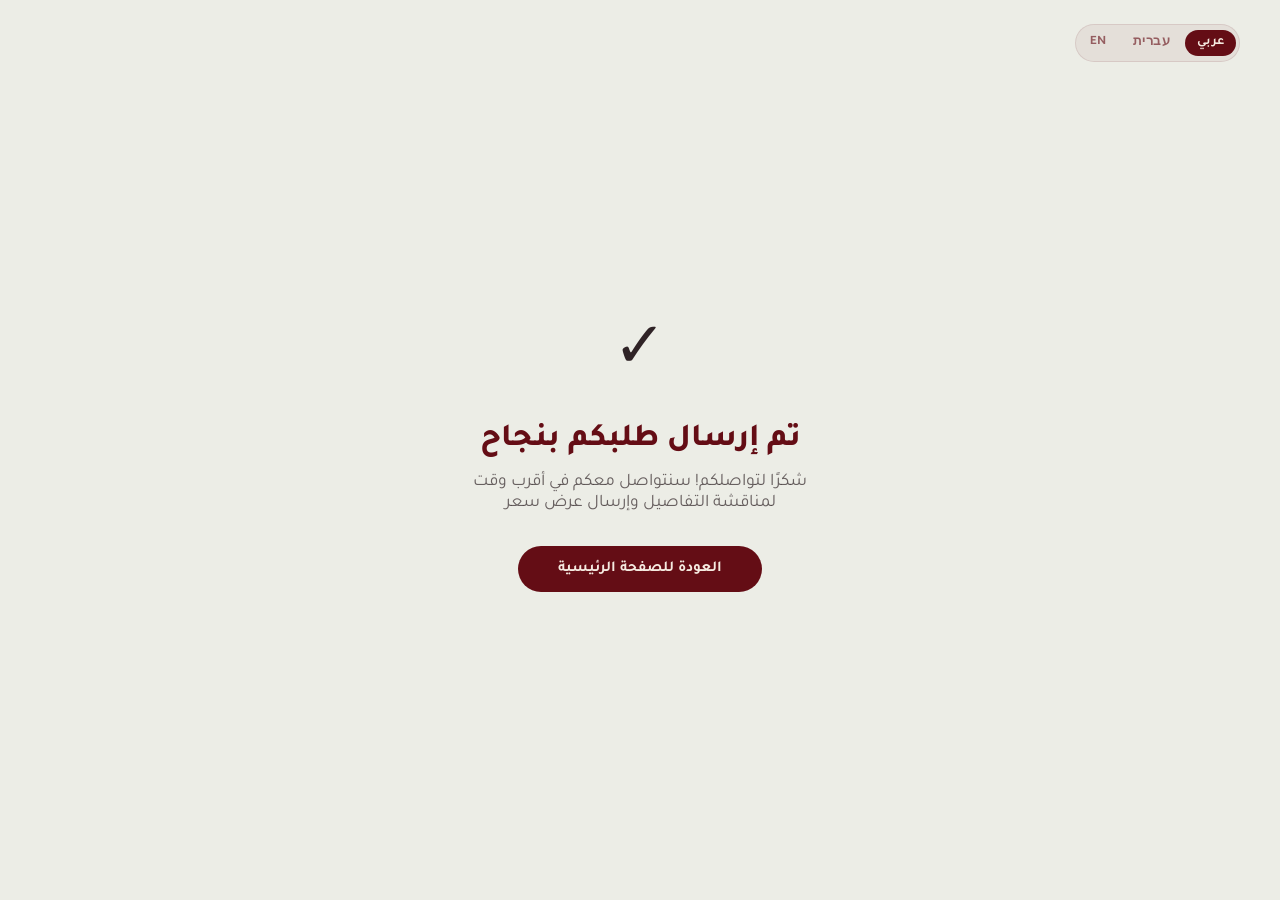
<file: success.html>
<!DOCTYPE html>
<html lang="ar" dir="rtl">
<head>
    <meta charset="UTF-8">
    <meta name="viewport" content="width=device-width, initial-scale=1.0">
    <title>Brains by Yara</title>
    <link rel="icon" type="image/png" href="Yara_logo_Sand.png">
    <link href="https://fonts.googleapis.com/css2?family=Tajawal:wght@300;400;500;700;800&family=Heebo:wght@300;400;500;700;800&family=Inter:wght@300;400;500;600;700;800&display=swap" rel="stylesheet">
    <link rel="stylesheet" href="i18n.css">
    <style>
        :root { --brown:#640D15; --cream:#F5EAE0; --off-white:#ECEDE6; --near-black:#2f2326; }
        * { margin:0; padding:0; box-sizing:border-box; }
        body { font-family:'Tajawal',sans-serif; background:var(--off-white); color:var(--near-black); min-height:100vh; display:flex; flex-direction:column; align-items:center; justify-content:center; text-align:center; padding:2rem; position:relative; }
        .lang-bar { position: absolute; top: 1.5rem; inset-inline-start: 1.5rem; }
        .lang-bar .lang-switcher { background: rgba(100,13,21,0.06); border-color: rgba(100,13,21,0.10); }
        .lang-bar .lang-switcher button { color: rgba(100,13,21,0.62); }
        .lang-bar .lang-switcher button:hover { color: #640D15; background: rgba(100,13,21,0.08); }
        .lang-bar .lang-switcher button.active { background: #640D15; color: #F5EAE0; }
        .success-icon { font-size:4rem; margin-bottom:1.5rem; }
        h1 { font-size:2rem; font-weight:800; color:var(--brown); margin-bottom:0.8rem; }
        p { font-size:1.1rem; color:rgba(47,35,38,0.7); margin-bottom:2rem; max-width:400px; }
        a { display:inline-block; padding:0.9rem 2.5rem; background:var(--brown); color:var(--cream); text-decoration:none; border-radius:100px; font-weight:700; font-size:0.95rem; transition:all 0.3s; }
        a:hover { transform:translateY(-2px); box-shadow:0 16px 32px rgba(100,13,21,0.2); }
    </style>
</head>
<body>
    <div class="lang-bar">
        <div class="lang-switcher">
            <button data-lang-btn="ar">عربي</button>
            <button data-lang-btn="he">עברית</button>
            <button data-lang-btn="en">EN</button>
        </div>
    </div>
    <div class="success-icon">✓</div>
    <h1 data-i18n="success.title">تم إرسال طلبكم بنجاح</h1>
    <p data-i18n="success.body">شكرًا لتواصلكم! سنتواصل معكم في أقرب وقت لمناقشة التفاصيل وإرسال عرض سعر</p>
    <a href="index.html" data-i18n="success.back">العودة للصفحة الرئيسية</a>
    <script src="i18n.js"></script>
</body>
</html>
</file>
<file: i18n.css>
/* Brains by Yara — i18n shared styles */

/* Language switcher (sits inside nav) */
.lang-switcher {
    display: flex;
    gap: 0.25rem;
    align-items: center;
    margin-inline-start: 1rem;
    padding: 0.2rem;
    background: rgba(245, 234, 224, 0.12);
    border-radius: 100px;
    border: 1px solid rgba(245, 234, 224, 0.18);
}
.lang-switcher button {
    background: transparent;
    border: none;
    color: rgba(245, 234, 224, 0.62);
    font-family: 'Tajawal', sans-serif;
    font-size: 0.8rem;
    font-weight: 600;
    padding: 0.32rem 0.7rem;
    border-radius: 100px;
    cursor: pointer;
    transition: all 0.3s;
    letter-spacing: 0.5px;
}
.lang-switcher button:hover { color: #F5EAE0; background: rgba(245,234,224,0.08); }
.lang-switcher button.active {
    background: #F5EAE0;
    color: #640D15;
}

/* Mobile lang switcher inside hamburger menu */
.nav-links .lang-switcher-mobile {
    display: none;
    margin-top: 1.5rem;
}
@media (max-width: 1024px) {
    .lang-switcher { display: none; }
    .nav-links.mobile-open .lang-switcher-mobile { display: flex; }
}

/* When body is in English, switch to a Latin font for body text */
html[lang="en"] body { font-family: 'Inter', 'Helvetica Neue', Arial, sans-serif; }
html[lang="en"] .nav-links a,
html[lang="en"] .lecture-card h3,
html[lang="en"] .section-title,
html[lang="en"] .hero-content h1,
html[lang="en"] .lp-hero h1,
html[lang="en"] button,
html[lang="en"] input,
html[lang="en"] textarea,
html[lang="en"] select {
    font-family: 'Inter', 'Helvetica Neue', Arial, sans-serif;
}

/* Hebrew uses Heebo (Google font) */
html[lang="he"] body { font-family: 'Heebo', 'Tajawal', sans-serif; }
html[lang="he"] input,
html[lang="he"] textarea,
html[lang="he"] select,
html[lang="he"] button {
    font-family: 'Heebo', 'Tajawal', sans-serif;
}

/* LTR fixes when in English */
html[dir="ltr"] body { text-align: left; }
html[dir="ltr"] .form-group input,
html[dir="ltr"] .form-group textarea,
html[dir="ltr"] .form-group select,
html[dir="ltr"] .modal input,
html[dir="ltr"] .modal textarea {
    direction: ltr;
    text-align: left;
}
html[dir="ltr"] .nav-links a::after { right: auto; left: 0; }
html[dir="ltr"] .scroll-hint { left: 50%; }
html[dir="ltr"] .hero-image-badge { left: auto; right: -18px; }
html[dir="ltr"] .hero-image-ring { right: auto; left: -20px; }
html[dir="ltr"] .lecture-card-num { right: auto; left: 0.8rem; }
html[dir="ltr"] .modal-close { left: auto; right: 1.1rem; }

/* Smooth font swap */
body, h1, h2, h3, p, button, input, select, textarea {
    transition: font-family 0.2s ease;
}
</file>
